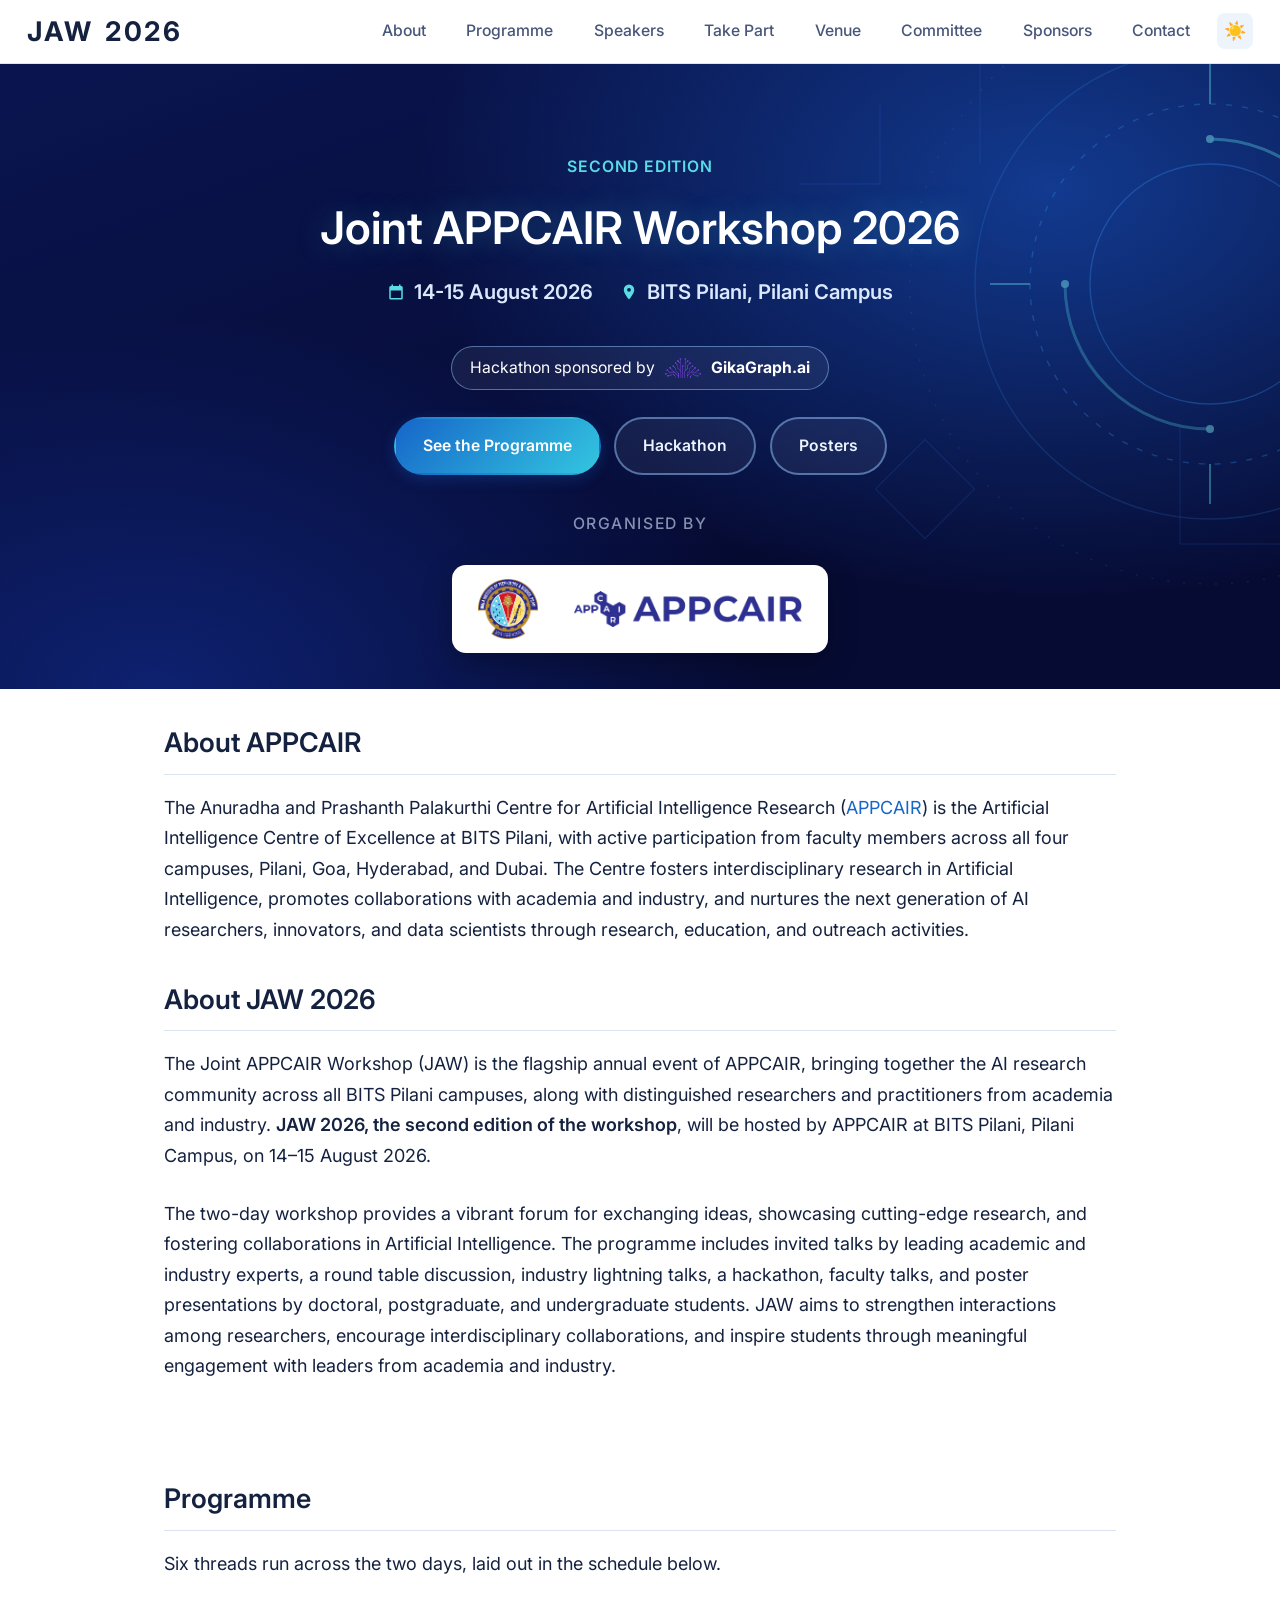
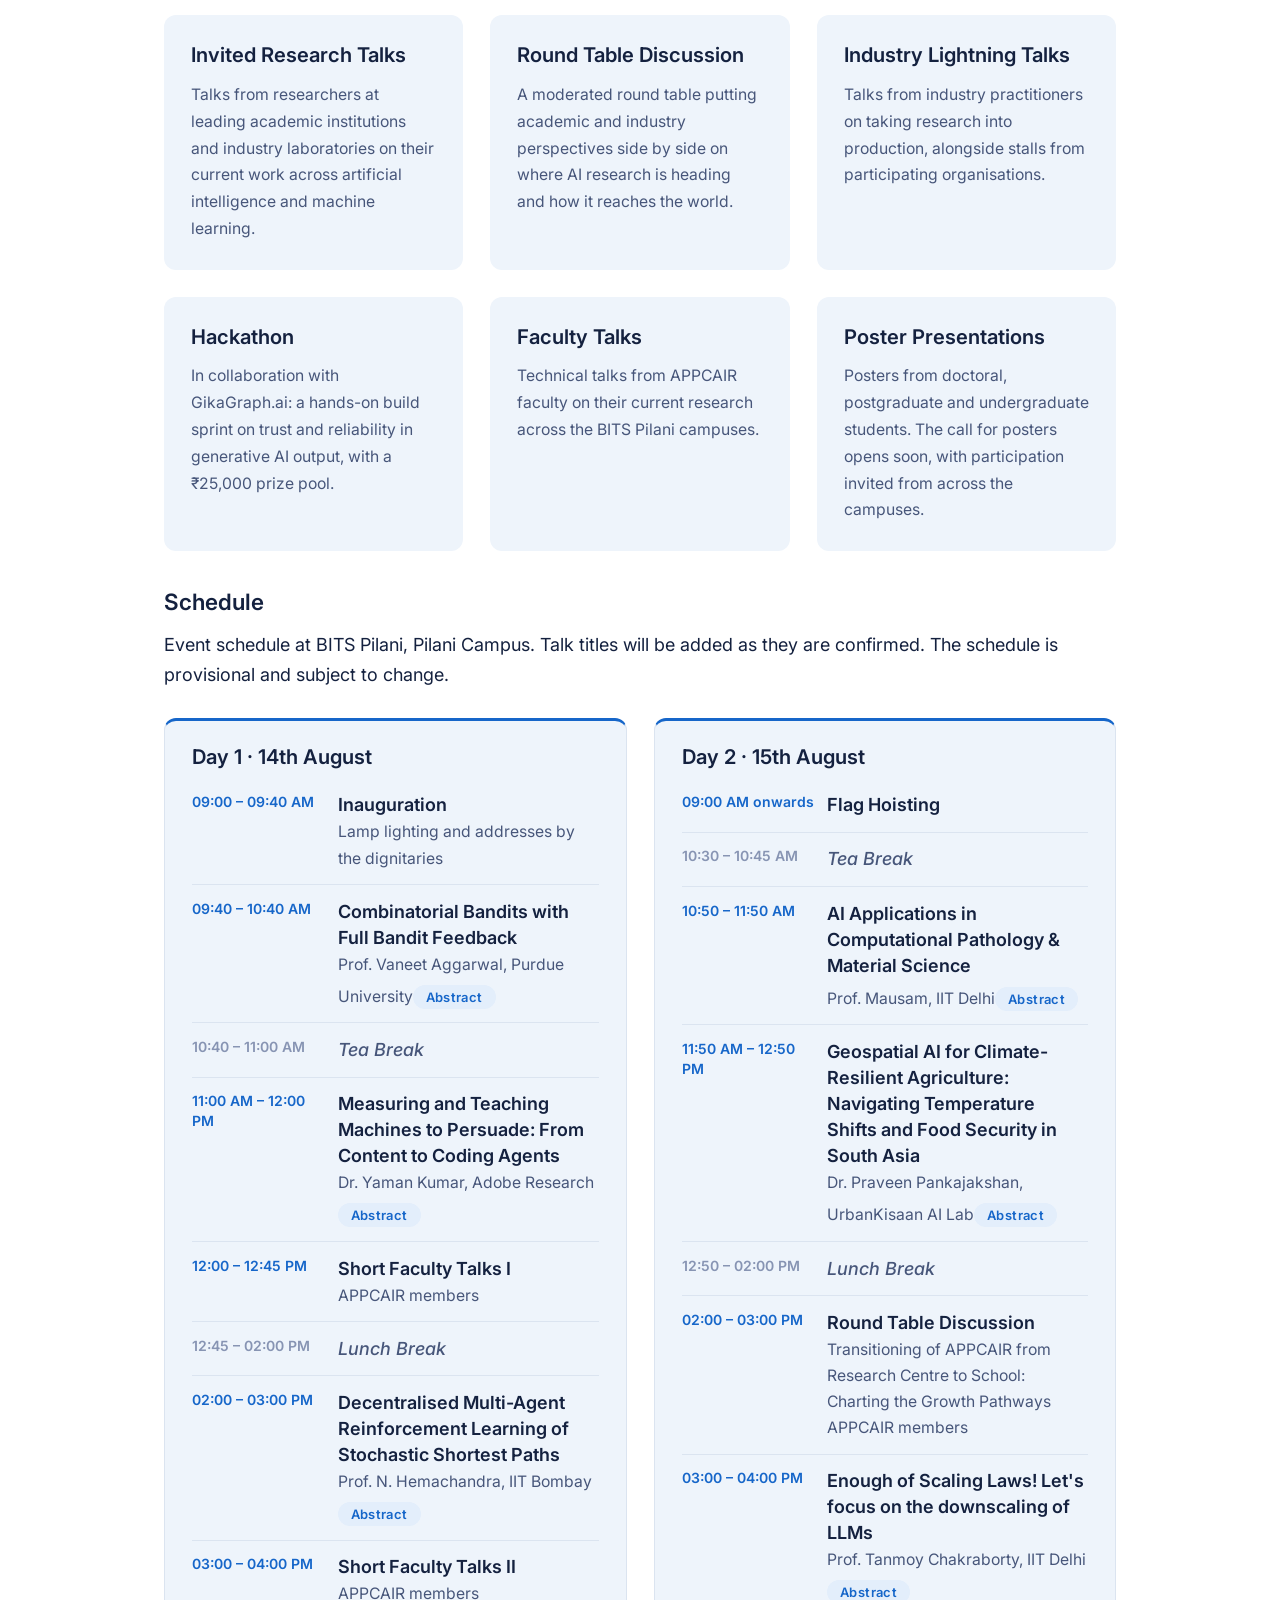
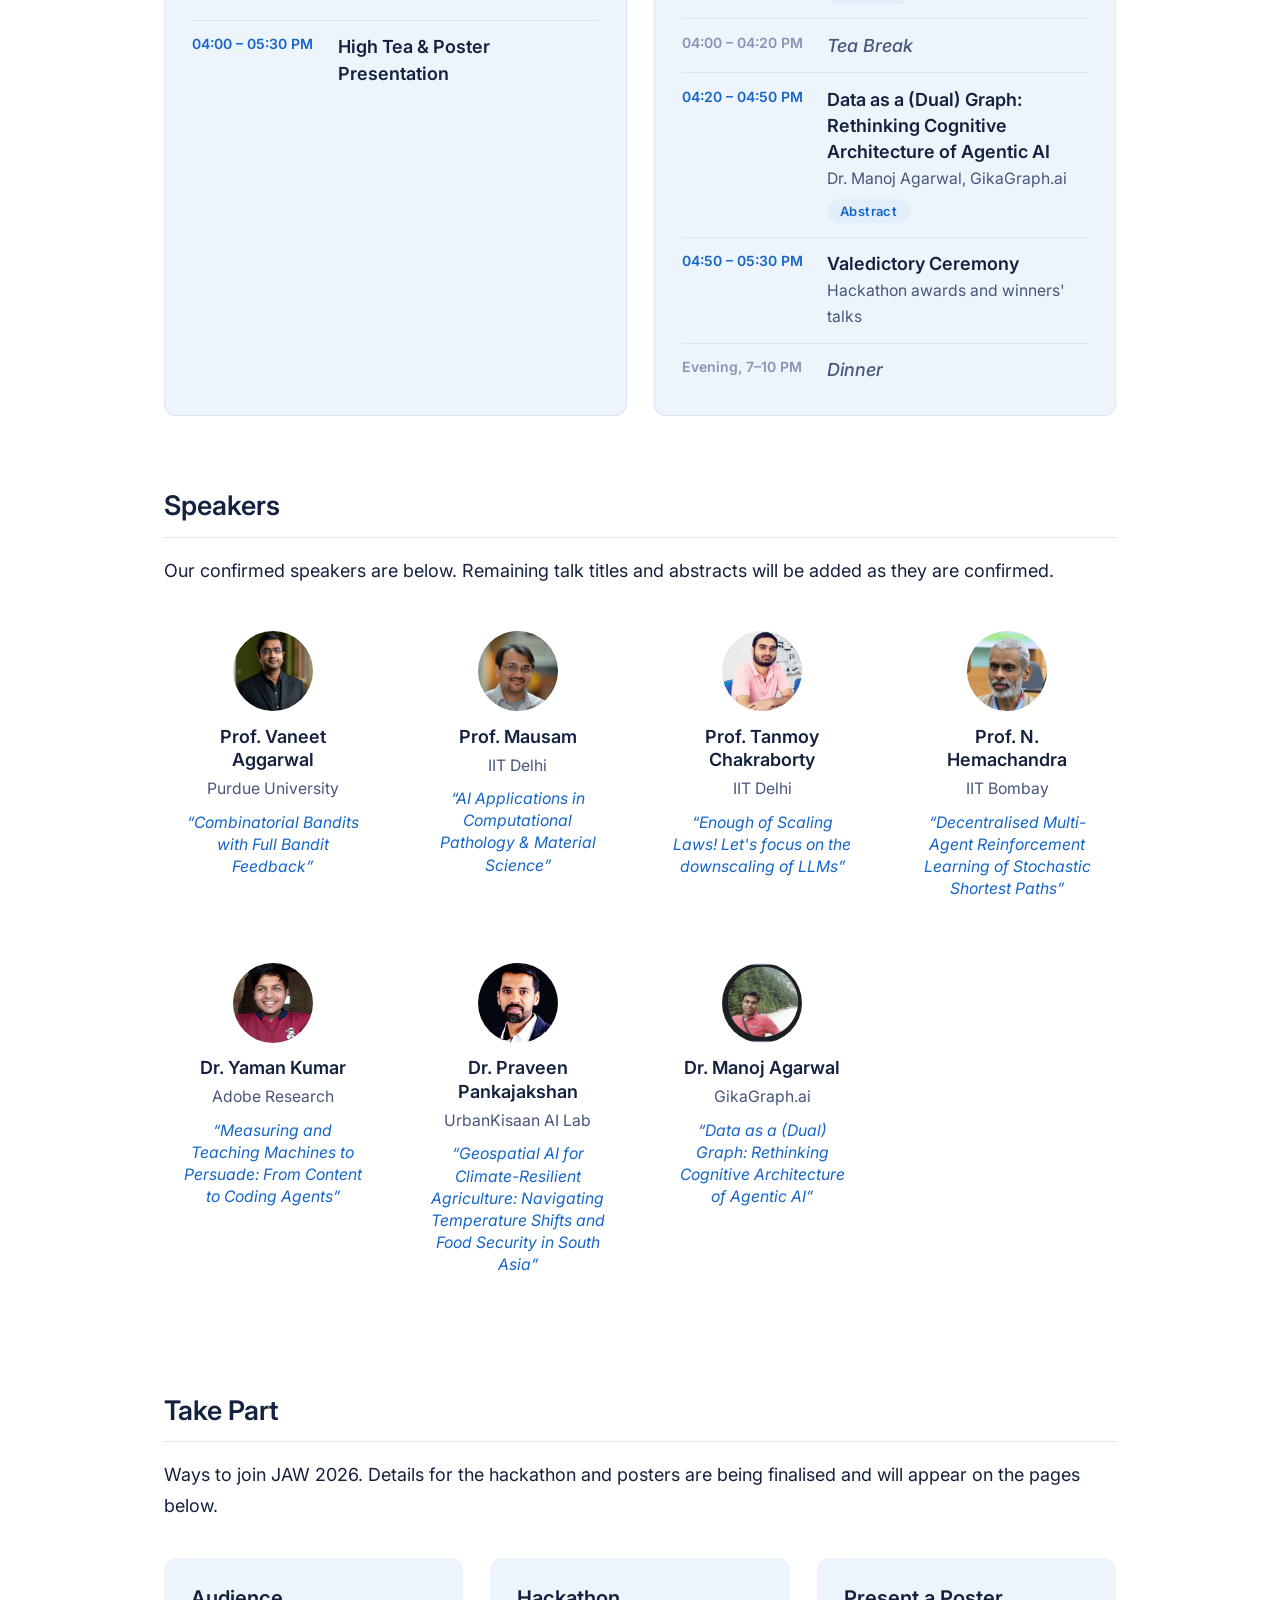
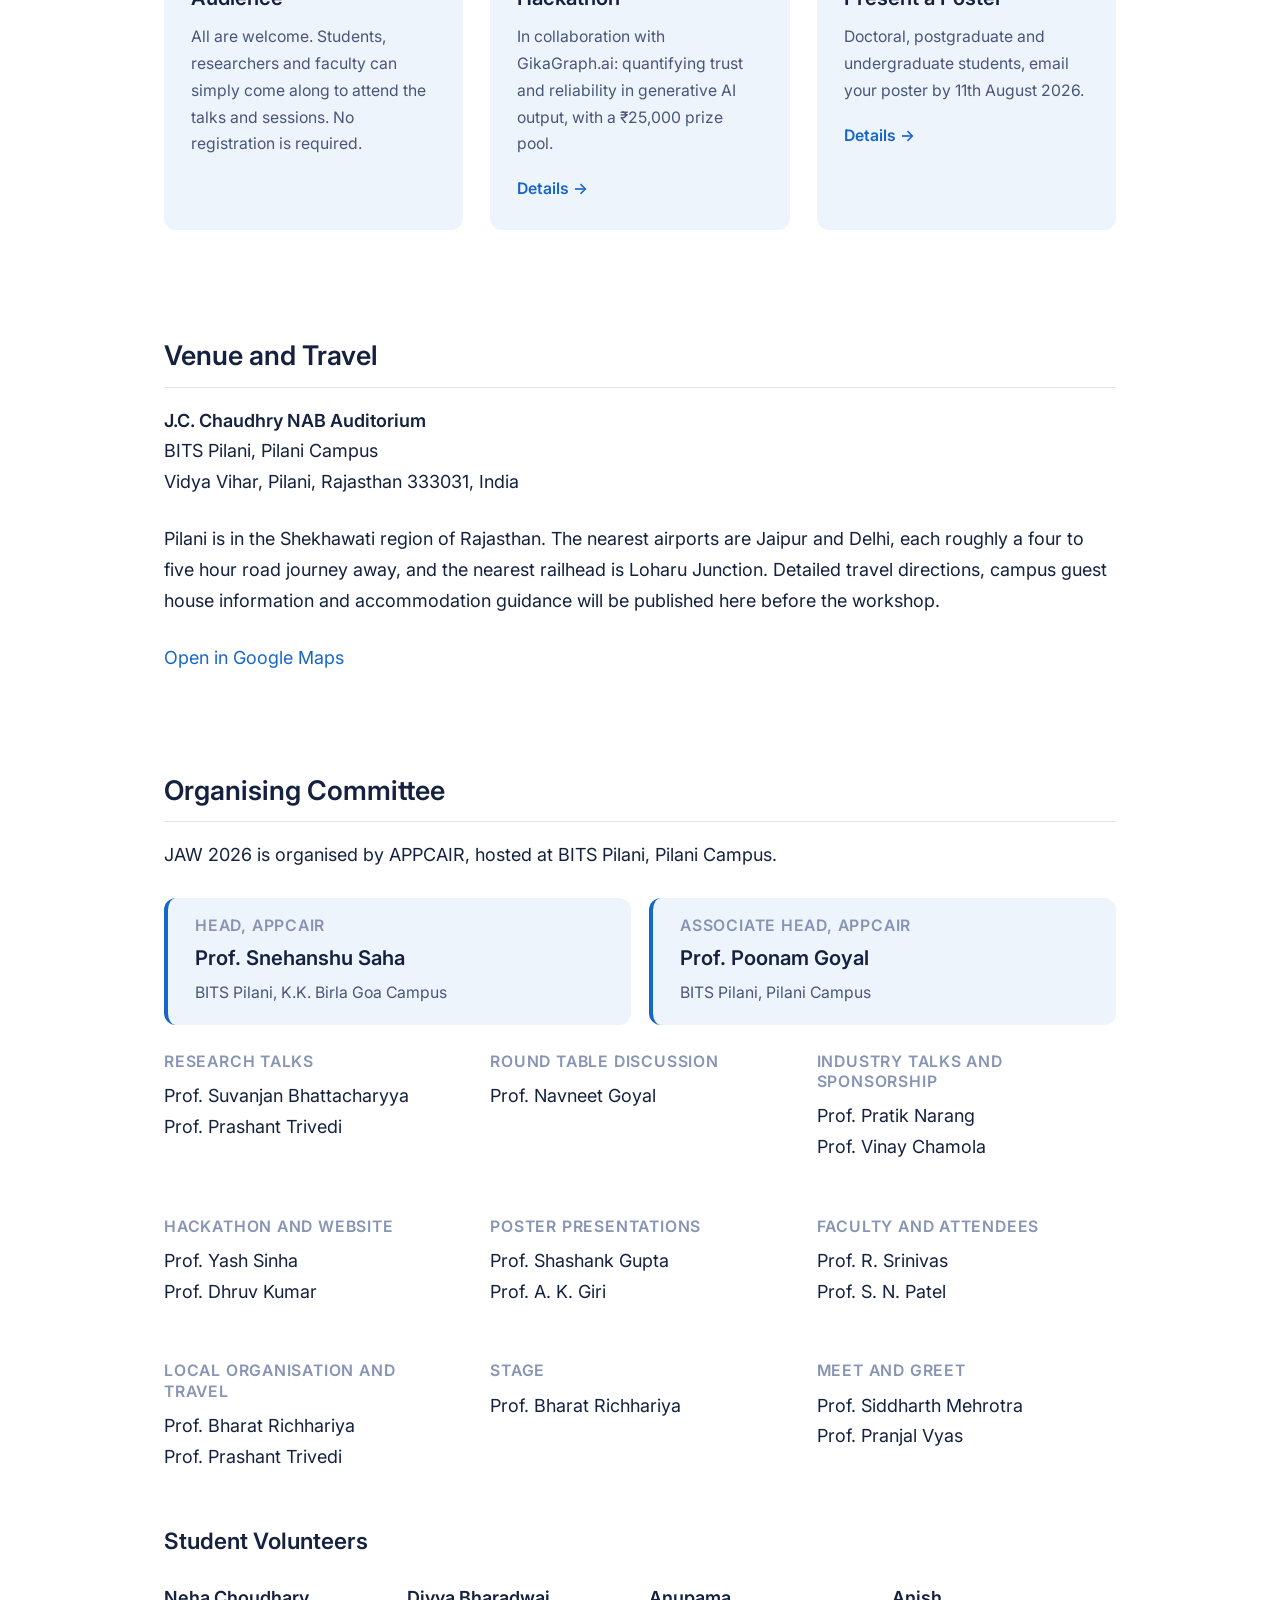
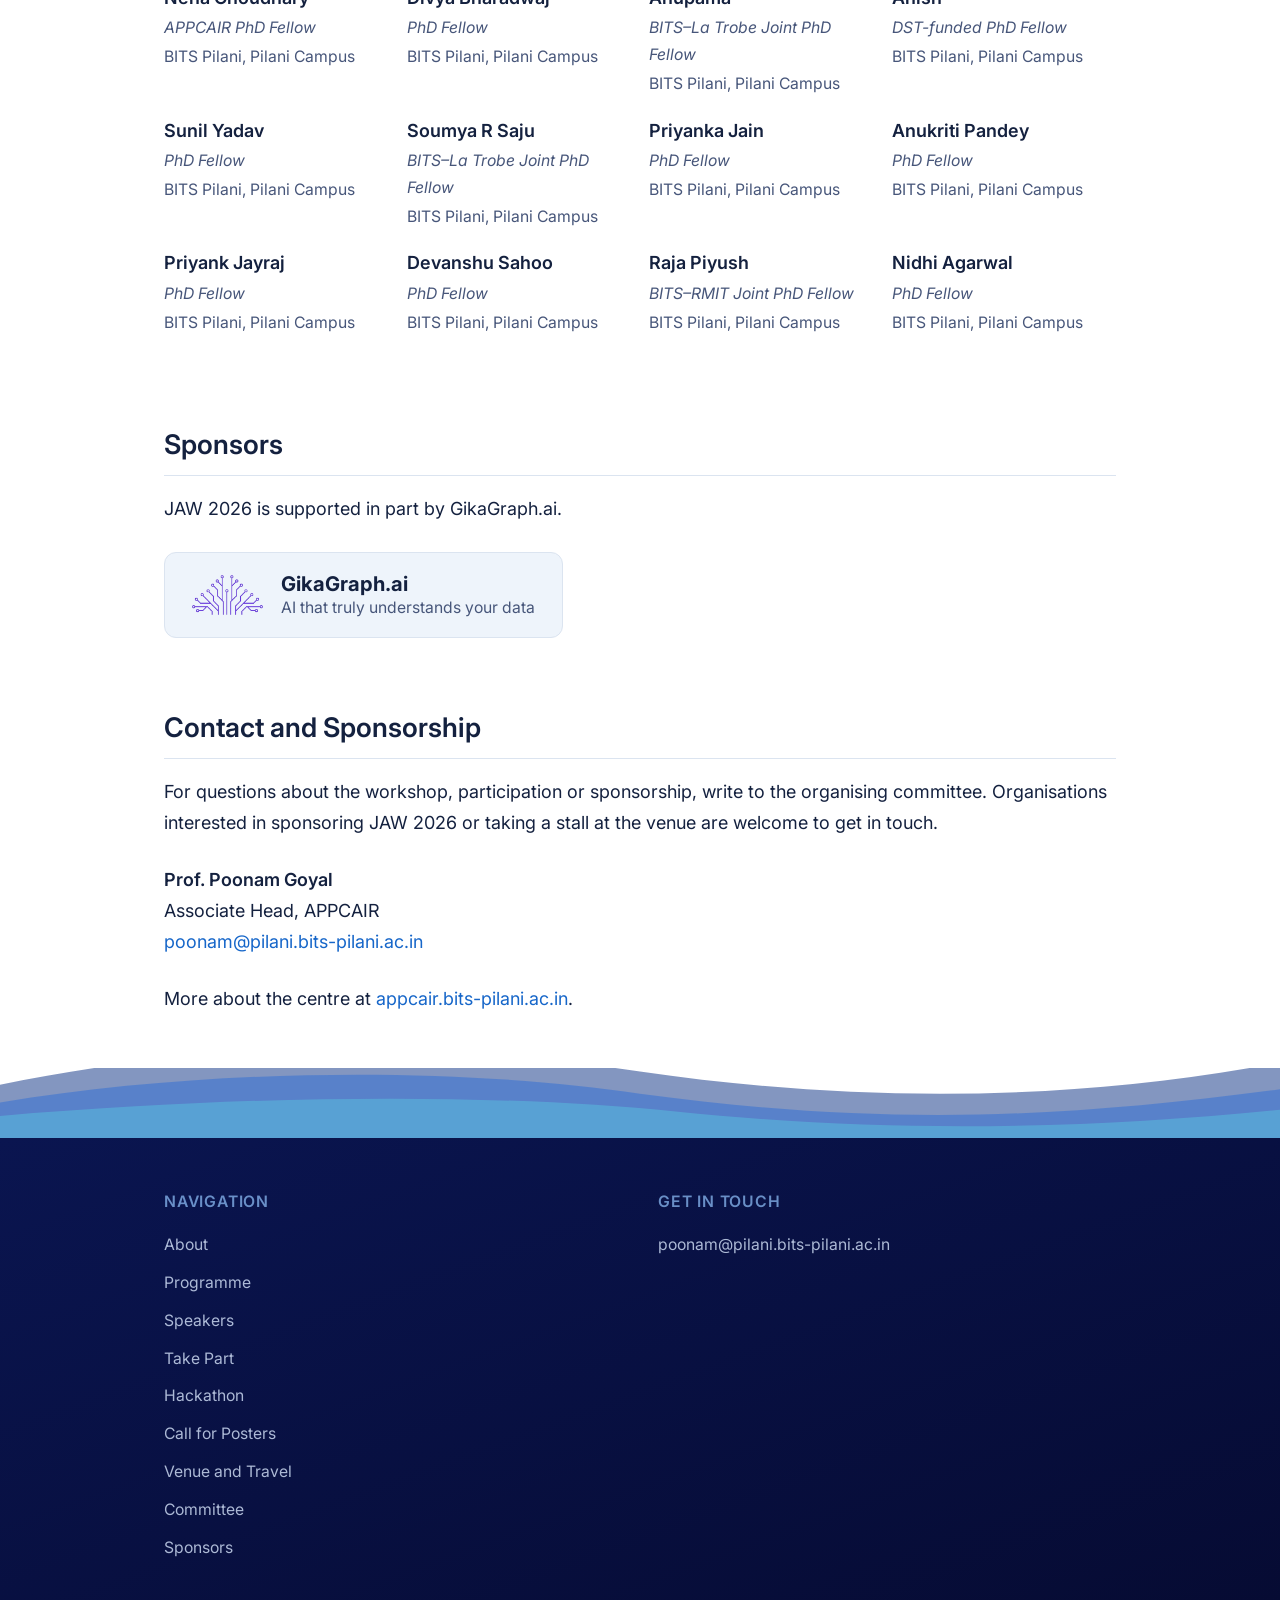
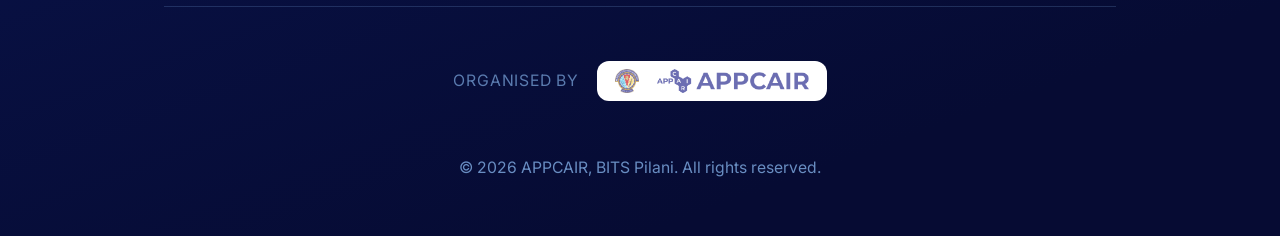
<file: index.html>
<!DOCTYPE html>
<html lang="en" data-theme="light">
<head>
    <meta charset="UTF-8">
    <meta name="viewport" content="width=device-width, initial-scale=1.0">
    <link rel="icon" href="assets/favicon.svg" type="image/svg+xml">
    <title>JAW 2026 | Joint APPCAIR Workshop | 14-15 August 2026</title>
    <meta name="description" content="The second edition of the Joint APPCAIR Workshop (JAW), hosted by APPCAIR at BITS Pilani, Pilani Campus on 14-15 August 2026. Invited talks, industry lightning talks, a round table discussion, a hackathon, faculty talks, and student poster presentations.">

    <!-- Open Graph -->
    <meta property="og:title" content="JAW 2026 | Joint APPCAIR Workshop">
    <meta property="og:description" content="Second edition. 14-15 August 2026, BITS Pilani, Pilani Campus, Rajasthan.">
    <meta property="og:type" content="website">
    <meta property="og:url" content="https://appcair-jaw-2026.github.io/">

    <!-- Fonts - Inter (standard academic) -->
    <link rel="preconnect" href="https://fonts.googleapis.com">
    <link rel="preconnect" href="https://fonts.gstatic.com" crossorigin>
    <link href="https://fonts.googleapis.com/css2?family=Inter:wght@400;500;600;700&display=swap" rel="stylesheet">

    <link rel="stylesheet" href="styles.css">
</head>
<body>
    <!-- Site Header -->
    <header class="site-header">
        <div class="header-left">
            <a href="index.html" class="header-logo"><span>JAW</span><span>2026</span></a>
        </div>
        <div class="header-right">
            <a href="#about" class="header-link">About</a>
            <a href="#programme" class="header-link">Programme</a>
            <a href="#speakers" class="header-link">Speakers</a>
            <a href="#participate" class="header-link">Take Part</a>
            <a href="#venue" class="header-link">Venue</a>
            <a href="#committee" class="header-link">Committee</a>
            <a href="#sponsors" class="header-link">Sponsors</a>
            <a href="#contact" class="header-link">Contact</a>
            <button class="nav-toggle" id="navToggle" aria-label="Toggle menu">
                <span></span>
                <span></span>
                <span></span>
            </button>
            <button id="theme-toggle" aria-label="Toggle dark mode">
                <span class="sun-icon">☀️</span>
                <span class="moon-icon">🌙</span>
            </button>
        </div>
    </header>

    <!-- Mobile Menu -->
    <nav class="mobile-menu" id="mobileMenu">
        <a href="#about">About</a>
        <a href="#programme">Programme</a>
        <a href="#speakers">Speakers</a>
        <a href="#participate">Take Part</a>
        <a href="#venue">Venue</a>
        <a href="#committee">Committee</a>
        <a href="#sponsors">Sponsors</a>
        <a href="#contact">Contact</a>
    </nav>

    <main>
        <!-- Hero Section -->
        <section class="hero">
            <div class="hero__content">
                <p class="eyebrow">Second Edition</p>
                <h1 class="hero__title">Joint APPCAIR Workshop 2026</h1>

                <div class="hero__facts">
                    <span>
                        <svg viewBox="0 0 24 24" fill="currentColor"><path d="M19 4h-1V2h-2v2H8V2H6v2H5a2 2 0 0 0-2 2v14a2 2 0 0 0 2 2h14a2 2 0 0 0 2-2V6a2 2 0 0 0-2-2zm0 16H5V10h14v10z"/></svg>
                        14-15 August 2026
                    </span>
                    <span>
                        <svg viewBox="0 0 24 24" fill="currentColor"><path d="M12 2a7 7 0 0 0-7 7c0 5.25 7 13 7 13s7-7.75 7-13a7 7 0 0 0-7-7zm0 9.5A2.5 2.5 0 1 1 12 6.5a2.5 2.5 0 0 1 0 5z"/></svg>
                        BITS Pilani, Pilani Campus
                    </span>
                </div>

                <a class="hero__sponsor" href="https://www.gikagraph.ai/" target="_blank" rel="noopener">
                    <span class="lbl">Hackathon sponsored by</span>
                    <img src="assets/logos/gikagraph-mark.png" alt="">
                    <strong>GikaGraph.ai</strong>
                </a>

                <div class="hero__cta">
                    <a href="#programme" class="btn btn--primary">See the Programme</a>
                    <a href="hackathon.html" class="btn btn--secondary">Hackathon</a>
                    <a href="posters.html" class="btn btn--secondary">Posters</a>
                </div>

                <div class="supported-by">
                    <p class="supported-by__label">Organised by</p>
                    <div class="supported-by__logos">
                        <img src="assets/logos/bits-pilani.png" alt="BITS Pilani" class="logo--circular">
                        <a href="https://www.appcair.bits-pilani.ac.in/" target="_blank" rel="noopener" aria-label="APPCAIR website"><img src="assets/logos/appcair-lockup.png" alt="APPCAIR" class="logo--appcair"></a>
                    </div>
                </div>
            </div>
        </section>

        <!-- About Section -->
        <section id="about" class="content-section">
            <h2>About APPCAIR</h2>
            <p>
                The Anuradha and Prashanth Palakurthi Centre for Artificial Intelligence Research
                (<a href="https://www.appcair.bits-pilani.ac.in/" target="_blank" rel="noopener">APPCAIR</a>)
                is the Artificial Intelligence Centre of Excellence at BITS Pilani, with active participation
                from faculty members across all four campuses, Pilani, Goa, Hyderabad, and Dubai. The Centre
                fosters interdisciplinary research in Artificial Intelligence, promotes collaborations with
                academia and industry, and nurtures the next generation of AI researchers, innovators, and
                data scientists through research, education, and outreach activities.
            </p>

            <h2>About JAW 2026</h2>
            <p>
                The Joint APPCAIR Workshop (JAW) is the flagship annual event of APPCAIR, bringing together
                the AI research community across all BITS Pilani campuses, along with distinguished
                researchers and practitioners from academia and industry. <strong>JAW 2026, the second
                edition of the workshop</strong>, will be hosted by APPCAIR at BITS Pilani, Pilani Campus,
                on 14&ndash;15 August 2026.
            </p>
            <p>
                The two-day workshop provides a vibrant forum for exchanging ideas, showcasing cutting-edge
                research, and fostering collaborations in Artificial Intelligence. The programme includes
                invited talks by leading academic and industry experts, a round table discussion, industry
                lightning talks, a hackathon, faculty talks, and poster presentations by doctoral,
                postgraduate, and undergraduate students. JAW aims to strengthen interactions among
                researchers, encourage interdisciplinary collaborations, and inspire students through
                meaningful engagement with leaders from academia and industry.
            </p>
        </section>

        <!-- Programme Section -->
        <section id="programme" class="content-section">
            <h2>Programme</h2>
            <p>
                Six threads run across the two days, laid out in the schedule below.
            </p>

            <div class="cards-grid">
                <div class="card">
                    <h3>Invited Research Talks</h3>
                    <p>Talks from researchers at leading academic institutions and industry laboratories on
                       their current work across artificial intelligence and machine learning.</p>
                </div>
                <div class="card">
                    <h3>Round Table Discussion</h3>
                    <p>A moderated round table putting academic and industry perspectives side by side on where
                       AI research is heading and how it reaches the world.</p>
                </div>
                <div class="card">
                    <h3>Industry Lightning Talks</h3>
                    <p>Talks from industry practitioners on taking research into production, alongside
                       stalls from participating organisations.</p>
                </div>
                <div class="card">
                    <h3>Hackathon</h3>
                    <p>In collaboration with GikaGraph.ai: a hands-on build sprint on trust and reliability in
                       generative AI output, with a &#8377;25,000 prize pool.</p>
                </div>
                <div class="card">
                    <h3>Faculty Talks</h3>
                    <p>Technical talks from APPCAIR faculty on their current research across the BITS Pilani
                       campuses.</p>
                </div>
                <div class="card">
                    <h3>Poster Presentations</h3>
                    <p>Posters from doctoral, postgraduate and undergraduate students. The call for posters
                       opens soon, with participation invited from across the campuses.</p>
                </div>
            </div>

            <h3>Schedule</h3>
            <p>
                Event schedule at BITS Pilani, Pilani Campus. Talk titles will be added as they are
                confirmed. The schedule is provisional and subject to change.
            </p>

            <div class="schedule">
                <div class="sched-day">
                    <h4 class="sched-day__title">Day 1 &middot; 14th August</h4>
                    <ul class="sched-list">
                        <li class="sched-row">
                            <span class="sched-time">09:00 &ndash; 09:40 AM</span>
                            <span class="sched-sess"><strong>Inauguration</strong>
                                <span class="sched-meta">Lamp lighting and addresses by the dignitaries</span></span>
                        </li>
                        <li class="sched-row">
                            <span class="sched-time">09:40 &ndash; 10:40 AM</span>
                            <span class="sched-sess"><strong>Combinatorial Bandits with Full Bandit Feedback</strong>
                                <span class="sched-meta">Prof. Vaneet Aggarwal, Purdue University</span><button type="button" class="abstract-btn">Abstract</button><div class="abs-data" hidden><p>In this presentation, we will delve into our recent breakthroughs in the realms of combinatorial optimization with bandit feedback. For sequential combinatorial decision-making, we introduce a versatile framework designed to transform discrete offline approximation algorithms into sublinear α-regret methods that exclusively rely on bandit feedback. Remarkably, this framework demands no more than resilience to errors in function evaluation from the offline algorithms. Even more intriguingly, the adaptation process does not necessitate explicit knowledge of the inner workings of the offline approximation algorithm; it can be seamlessly utilized as a black-box subroutine. We have applied the framework to submodular optimization and some problems beyond submodular optimization. We will extend the approach to multiple agents, and generalize the algorithm where the offline algorithm do not have α approximation but α-ε approximation. We also address the issue of feedback delays, and fairness among arm selection in this context.</p></div></span>
                        </li>
                        <li class="sched-row sched-row--break">
                            <span class="sched-time">10:40 &ndash; 11:00 AM</span>
                            <span class="sched-sess"><strong>Tea Break</strong></span>
                        </li>
                        <li class="sched-row">
                            <span class="sched-time">11:00 AM &ndash; 12:00 PM</span>
                            <span class="sched-sess"><strong>Measuring and Teaching Machines to Persuade: From Content to Coding Agents</strong>
                                <span class="sched-meta">Dr. Yaman Kumar, Adobe Research</span><button type="button" class="abstract-btn">Abstract</button><div class="abs-data" hidden><p>In 1978, a Harvard study found that adding almost any reason to a request — even a circular one like "may I use the Xerox machine because I need to make copies?" — raised compliance from 60% to 93%. That's persuasion at the level of a single sentence: change the wording, change the outcome, everything else held fixed. Machines can now do this too, and increasingly on their own. By 2026, autonomous AI agents on platforms like RentAHuman were posting bounties to recruit humans directly into coordinated real-world action — paying strangers to hold protest signs in public squares, blurring the line between advertising, astroturfing, and organized political demonstration. No single message was written to persuade any one person; the persuasion happened one level up, in the incentive structure an agent designed to mobilize dozens of people toward a goal it set for itself.</p><p>Between those two examples sits the real question of this talk: how do we even measure whether a machine is persuasive, and how has that changed as LLMs went from generating single messages to running autonomous discovery pipelines that organize incentives and people? I'll walk through transsuasion — a task we introduced for measuring persuasion at scale using natural experiments from digital platforms, transferring content from a low-engagement outcome to a high-engagement one while holding sender, receiver, time, and channel fixed — and show how this gives us PersuasionBench and PersuasionArena, automated benchmarks built on 1.5 million real transsuasion pairs mined from enterprise social media. I'll then cover how persuasiveness is actually increased in practice: not primarily through scale, but through targeted supervised fine-tuning on natural and synthetic behavioral data, which lets models 13–100x smaller outperform GPT-4 on persuasion and transfer that skill across domains (Twitter to websites, debates, and blogs).</p><p>From there the talk turns to agentic persuasion, and why it's a different capability from LLM persuasion: an agent doesn't just write a persuasive message, it autonomously mines behavioral data, generates and statistically tests hypotheses, and accumulates validated strategies — closer to how a Fortune-1000 marketing team runs a year of A/B tests than how a chatbot answers a prompt. I'll give real examples of this shift already happening, and close on why it changes what needs to be governed: today's safety evaluations for coding agents cover refusal and prompt injection, but not persuasion, even as these agents become capable of independently rediscovering — and deploying — the playbooks companies spend years building.</p></div></span>
                        </li>
                        <li class="sched-row">
                            <span class="sched-time">12:00 &ndash; 12:45 PM</span>
                            <span class="sched-sess"><strong>Short Faculty Talks I</strong>
                                <span class="sched-meta">APPCAIR members</span></span>
                        </li>
                        <li class="sched-row sched-row--break">
                            <span class="sched-time">12:45 &ndash; 02:00 PM</span>
                            <span class="sched-sess"><strong>Lunch Break</strong></span>
                        </li>
                        <li class="sched-row">
                            <span class="sched-time">02:00 &ndash; 03:00 PM</span>
                            <span class="sched-sess"><strong>Decentralised Multi-Agent Reinforcement Learning of Stochastic Shortest Paths</strong>
                                <span class="sched-meta">Prof. N. Hemachandra, IIT Bombay</span><button type="button" class="abstract-btn">Abstract</button><div class="abs-data" hidden><p>While shortest path models, where an agent incurs uncertain costs and movements over a network, are well understood (dynamic programming), their data driven (learning) versions are much recent. However, rarely a single agent uses a network of edges/links. When a group of agents are using a network,  congestion naturally arises. We first propose a model to factor this congestion for such a multi-agent system. In our setup, the cost of an agent has two components; in addition to the congestion cost, each agent also has a cost component that is private to it, say, its fuel efficiency cost. For such a multi-agent stochastic shortest path setting, we first propose a decentralised multi-agent reinforcement learning algorithm to minimize the aggregate of the agents' costs. Our framework uses linear function approximations to address large scale state-action spaces and has sublinear regret. We next present an  order matching regret lower bound for our setting. We also mention some further possibilities in this framework.</p></div></span>
                        </li>
                        <li class="sched-row">
                            <span class="sched-time">03:00 &ndash; 04:00 PM</span>
                            <span class="sched-sess"><strong>Short Faculty Talks II</strong>
                                <span class="sched-meta">APPCAIR members</span></span>
                        </li>
                        <li class="sched-row">
                            <span class="sched-time">04:00 &ndash; 05:30 PM</span>
                            <span class="sched-sess"><strong>High Tea &amp; Poster Presentation</strong></span>
                        </li>
                    </ul>
                </div>

                <div class="sched-day">
                    <h4 class="sched-day__title">Day 2 &middot; 15th August</h4>
                    <ul class="sched-list">
                        <li class="sched-row">
                            <span class="sched-time">09:00 AM onwards</span>
                            <span class="sched-sess"><strong>Flag Hoisting</strong></span>
                        </li>
                        <li class="sched-row sched-row--break">
                            <span class="sched-time">10:30 &ndash; 10:45 AM</span>
                            <span class="sched-sess"><strong>Tea Break</strong></span>
                        </li>
                        <li class="sched-row">
                            <span class="sched-time">10:50 &ndash; 11:50 AM</span>
                            <span class="sched-sess"><strong>AI Applications in Computational Pathology &amp; Material Science</strong>
                                <span class="sched-meta">Prof. Mausam, IIT Delhi</span><button type="button" class="abstract-btn">Abstract</button><div class="abs-data" hidden><p>Mausam is a Professor of Computer Science at IIT Delhi, and served as the founding head of Yardi School of Artificial Intelligence until September 2023. He is also an affiliate professor at University of Washington, Seattle. Recently, he spent a year long sabbatical working as a Visiting NLP Researcher at Bloomberg's AI group. With an over twenty year research experience in artificial intelligence, he has, over time, contributed to many research areas such as large scale information extraction over the Web, AI approaches for optimizing crowdsourced workflows, and probabilistic planning algorithms. More recently, his research is exploring neuro-symbolic machine learning, computer vision for radiology, NLP for robotics, multilingual NLP, and several threads in intelligent information systems that include information extraction, knowledge base completion, question answering, and dialogue systems. He has over 100 archival papers to his credit, along with a book, two best paper awards, and one test of time award. Mausam was awarded the AAAI Fellow status in 2024 for his sustained contributions to the field of artificial intelligence and unusual distinction in the profession. He was also elected as a fellow of Indian National Academy of Engineering (INAE), an apex body for India's most distinguished engineers, engineer-scientists and technologists. He was named as one of the 30 Indian Minds Leading the AI Revolution by Forbes India. He has had the privilege of being a program chair for two top conferences, AAAI 2021, and ICAPS 2017, and also served as an Editor-in-Chief of ACL Rolling Review from 2022 to 2024. He received his PhD from University of Washington in 2007 and a B.Tech. from IIT Delhi in 2001.</p></div></span>
                        </li>
                        <li class="sched-row">
                            <span class="sched-time">11:50 AM &ndash; 12:50 PM</span>
                            <span class="sched-sess"><strong>Geospatial AI for Climate-Resilient Agriculture: Navigating Temperature Shifts and Food Security in South Asia</strong>
                                <span class="sched-meta">Dr. Praveen Pankajakshan, UrbanKisaan AI Lab</span><button type="button" class="abstract-btn">Abstract</button><div class="abs-data" hidden><p>South Asia has experienced relatively lower temperature increases compared to the Global North, a phenomenon largely attributed to extensive irrigation and groundwater use, which cool surface temperatures, and high atmospheric aerosol concentrations that reflect solar radiation or trap heat in the upper atmosphere. However, as measures are implemented to regulate these factors, the region may face abrupt temperature shifts and extreme weather events, posing significant challenges to sustainable food production.</p><p>To safeguard farmers against future climatic shocks, it is crucial to develop robust methodologies and policies that support climate resilience. Geospatial AI offers a powerful tool to monitor large-scale agricultural activity, assess climate impacts on crops, and provide actionable insights for policymakers. This talk will explore how AI-powered geospatial technologies—integrating remote sensing, machine learning, and big data analytics—can enhance food security monitoring, track shifts in farmer behavior, and inform adaptive agricultural strategies. We will also examine the role of these technologies in guiding data-driven policy interventions to improve resource allocation, optimize yield forecasting, and strengthen early warning systems.</p><p>Through real-world case studies, we will highlight the transformative potential of geospatial AI in addressing emerging climate challenges. Finally, we will discuss the ethical, infrastructural, and governance considerations necessary to implement these innovations effectively and propose pathways for inclusive, scalable, and region-specific solutions to ensure long-term food security in a rapidly changing climate.</p></div></span>
                        </li>
                        <li class="sched-row sched-row--break">
                            <span class="sched-time">12:50 &ndash; 02:00 PM</span>
                            <span class="sched-sess"><strong>Lunch Break</strong></span>
                        </li>
                        <li class="sched-row">
                            <span class="sched-time">02:00 &ndash; 03:00 PM</span>
                            <span class="sched-sess"><strong>Round Table Discussion</strong>
                                <span class="sched-meta">Transitioning of APPCAIR from Research Centre to School: Charting the Growth Pathways<br>APPCAIR members</span></span>
                        </li>
                        <li class="sched-row">
                            <span class="sched-time">03:00 &ndash; 04:00 PM</span>
                            <span class="sched-sess"><strong>Enough of Scaling Laws! Let's focus on the downscaling of LLMs</strong>
                                <span class="sched-meta">Prof. Tanmoy Chakraborty, IIT Delhi</span><button type="button" class="abstract-btn">Abstract</button><div class="abs-data" hidden><p>Despite superior performance demonstrated by Transformer-based LLMs across numerous applications involving natural languages, their high computational cost, energy consumption, and limited accessibility underscore the need for efficient, interpretable, and adaptable small language models (SLMs). This talk highlights methods to develop economical and interpretable SLMs that rival their larger counterparts in performance without significant computational requirements. Our research emphasizes three key dimensions: economical resource usage, adaptability to diverse and low-resource tasks, and enhanced interpretability. Techniques like competitive knowledge distillation, leveraging student-teacher dynamics, and activation sparsity in manifold-preserving transformers demonstrate significant efficiency gains without compromising performance. We formulate novel decomposer components for LLMs for modularizing problem decomposition and solution generation, allowing smaller models to excel in complex reasoning tasks. We also propose innovative prompt construction and alignment strategies that boost in-context knowledge adaptation in low-resource settings for SLMs. Our findings demonstrate that SLMs can achieve scalability, interpretability, and adaptability, paving the way for broader and sustainable AI accessibility.</p></div></span>
                        </li>
                        <li class="sched-row sched-row--break">
                            <span class="sched-time">04:00 &ndash; 04:20 PM</span>
                            <span class="sched-sess"><strong>Tea Break</strong></span>
                        </li>
                        <li class="sched-row">
                            <span class="sched-time">04:20 &ndash; 04:50 PM</span>
                            <span class="sched-sess"><strong>Data as a (Dual) Graph: Rethinking Cognitive Architecture of Agentic AI</strong>
                                <span class="sched-meta">Dr. Manoj Agarwal, GikaGraph.ai</span><button type="button" class="abstract-btn">Abstract</button><div class="abs-data" hidden><p>While ubiquitous Large Language Model (LLM) agent architectures excel at execution-oriented ("DO") tasks and superficial pattern matching, enterprise adoption stalls when confronted with complex, multi-hop strategic reasoning across fragmented data systems. Standard Retrieval-Augmented Generation (RAG) paradigms attempt to bridge this gap by expanding context windows or flooding models with unstructured text chunks. However, this approach inherently suffers from the attention dilution ("Lost in the Middle") phenomenon, high retrieval miss rates, and an inability to enforce deterministic logic.</p><p>In this talk, we present a holistic framework for enterprise-grade machine intelligence that re-examines the computational definition of reasoning across four structural quadrants: Objective vs. Subjective thinking, and Deterministic Facts vs. Experiential Knowledge. While LLMs inherently excel at probabilistic pattern mining and offer passable inductive inference, they fail at distributed first-order logic and cannot substitute human subjective judgment.</p><p>To resolve this bottleneck without overloading context windows, we introduce Dual Graph Traversal - a context engineering framework that transforms heterogeneous enterprise artifacts into a living, entity-aware Context Graph. The Dual Graph deterministically pre-computes and injects explicit relational topology alongside semantic nodes within a multi-dimensional Context Graph. This effectively decouples effective reasoning capacity from physical prompt limits, granting models practically "infinite context" while considerably limiting hallucinations. Empirical evaluations demonstrate that our architecture achieves a 97.1% Context Recall @ 10 and slashes retrieval Miss Rates to 3.0% (compared to GraphRAG’s 41.3%), establishing a new benchmark for trustworthy, multi-hop strategic AI in complex enterprise environments.</p></div></span>
                        </li>
                        <li class="sched-row">
                            <span class="sched-time">04:50 &ndash; 05:30 PM</span>
                            <span class="sched-sess"><strong>Valedictory Ceremony</strong>
                                <span class="sched-meta">Hackathon awards and winners' talks</span></span>
                        </li>
                        <li class="sched-row sched-row--break">
                            <span class="sched-time">Evening, 7&ndash;10 PM</span>
                            <span class="sched-sess"><strong>Dinner</strong></span>
                        </li>
                    </ul>
                </div>
            </div>
        </section>

        <!-- Speakers Section -->
        <section id="speakers" class="content-section">
            <h2>Speakers</h2>
            <p>
                Our confirmed speakers are below. Remaining talk titles and abstracts will be added as they
                are confirmed.
            </p>

            <!-- Speaker photos live in assets/speakers/ as square images. -->

            <div class="team-grid">
                <div class="team-member">
                    <div class="team-member__image">
                        <img src="assets/speakers/vaneet_aggarwal.jpg" alt="Prof. Vaneet Aggarwal">
                    </div>
                    <h4><a href="https://web.ics.purdue.edu/~vaneet/" target="_blank" rel="noopener">Prof. Vaneet Aggarwal</a></h4>
                    <p class="team-member__institution">Purdue University</p>
                    <p class="team-member__talk">&ldquo;Combinatorial Bandits with Full Bandit Feedback&rdquo;</p>
                </div>

                <div class="team-member">
                    <div class="team-member__image">
                        <img src="assets/speakers/mausam.jpg" alt="Prof. Mausam">
                    </div>
                    <h4><a href="https://www.cse.iitd.ac.in/~mausam/" target="_blank" rel="noopener">Prof. Mausam</a></h4>
                    <p class="team-member__institution">IIT Delhi</p>
                    <p class="team-member__talk">&ldquo;AI Applications in Computational Pathology &amp; Material Science&rdquo;</p>
                </div>

                <div class="team-member">
                    <div class="team-member__image">
                        <img src="assets/speakers/tanmoy_chakraborty.jpg" alt="Prof. Tanmoy Chakraborty">
                    </div>
                    <h4><a href="https://tanmoychak.com/" target="_blank" rel="noopener">Prof. Tanmoy Chakraborty</a></h4>
                    <p class="team-member__institution">IIT Delhi</p>
                    <p class="team-member__talk">&ldquo;Enough of Scaling Laws! Let's focus on the downscaling of LLMs&rdquo;</p>
                </div>

                <div class="team-member">
                    <div class="team-member__image">
                        <img src="assets/speakers/hemachandra.jpg" alt="Prof. N. Hemachandra">
                    </div>
                    <h4><a href="https://www.ieor.iitb.ac.in/~nh" target="_blank" rel="noopener">Prof. N. Hemachandra</a></h4>
                    <p class="team-member__institution">IIT Bombay</p>
                    <p class="team-member__talk">&ldquo;Decentralised Multi-Agent Reinforcement Learning of Stochastic Shortest Paths&rdquo;</p>
                </div>

                <div class="team-member">
                    <div class="team-member__image">
                        <img src="assets/speakers/yaman_kumar.jpg" alt="Dr. Yaman Kumar">
                    </div>
                    <h4><a href="https://sites.google.com/view/yaman-kumar/home" target="_blank" rel="noopener">Dr. Yaman Kumar</a></h4>
                    <p class="team-member__institution">Adobe Research</p>
                    <p class="team-member__talk">&ldquo;Measuring and Teaching Machines to Persuade: From Content to Coding Agents&rdquo;</p>
                </div>

                <div class="team-member">
                    <div class="team-member__image">
                        <img src="assets/speakers/pankajakshan.jpg" alt="Dr. Praveen Pankajakshan">
                    </div>
                    <h4><a href="https://www.linkedin.com/in/praveenpankaj/" target="_blank" rel="noopener">Dr. Praveen Pankajakshan</a></h4>
                    <p class="team-member__institution">UrbanKisaan AI Lab</p>
                    <p class="team-member__talk">&ldquo;Geospatial AI for Climate-Resilient Agriculture: Navigating Temperature Shifts and Food Security in South Asia&rdquo;</p>
                </div>

                <div class="team-member">
                    <div class="team-member__image">
                        <img src="assets/speakers/manoj_agarwal.jpg" alt="Dr. Manoj Agarwal">
                    </div>
                    <h4><a href="https://www.linkedin.com/in/manoj-agarwal-48b12a1/" target="_blank" rel="noopener">Dr. Manoj Agarwal</a></h4>
                    <p class="team-member__institution">GikaGraph.ai</p>
                    <p class="team-member__talk">&ldquo;Data as a (Dual) Graph: Rethinking Cognitive Architecture of Agentic AI&rdquo;</p>
                </div>
            </div>
        </section>

        <!-- Take Part Section -->
        <section id="participate" class="content-section">
            <h2>Take Part</h2>
            <p>
                Ways to join JAW 2026. Details for the hackathon and posters are being finalised and will
                appear on the pages below.
            </p>

            <div class="cards-grid">
                <div class="card">
                    <h3>Audience</h3>
                    <p>All are welcome. Students, researchers and faculty can simply come along to attend the
                       talks and sessions. No registration is required.</p>
                </div>

                <a href="hackathon.html" class="card card--link">
                    <h3>Hackathon</h3>
                    <p>In collaboration with GikaGraph.ai: quantifying trust and reliability in generative AI
                       output, with a &#8377;25,000 prize pool.</p>
                    <span class="card__meta">Details &rarr;</span>
                </a>

                <a href="posters.html" class="card card--link">
                    <h3>Present a Poster</h3>
                    <p>Doctoral, postgraduate and undergraduate students, email your poster by 11th August 2026.</p>
                    <span class="card__meta">Details &rarr;</span>
                </a>
            </div>
        </section>

        <!-- Venue Section -->
        <section id="venue" class="content-section">
            <h2>Venue and Travel</h2>
            <p>
                <strong>J.C. Chaudhry NAB Auditorium</strong><br>
                BITS Pilani, Pilani Campus<br>
                Vidya Vihar, Pilani, Rajasthan 333031, India
            </p>
            <p>
                Pilani is in the Shekhawati region of Rajasthan. The nearest airports are Jaipur and Delhi,
                each roughly a four to five hour road journey away, and the nearest railhead is Loharu
                Junction. Detailed travel directions, campus guest house information and accommodation
                guidance will be published here before the workshop.
            </p>
            <p>
                <a href="https://maps.google.com/?q=BITS+Pilani,+Vidya+Vihar,+Pilani,+Rajasthan+333031" target="_blank" rel="noopener">Open in Google Maps</a>
            </p>
        </section>

        <!-- Committee Section -->
        <section id="committee" class="content-section">
            <h2>Organising Committee</h2>
            <p>
                JAW 2026 is organised by APPCAIR, hosted at BITS Pilani, Pilani Campus.
            </p>

            <div class="committee-leads">
                <div class="committee-chair">
                    <h4>Head, APPCAIR</h4>
                    <p>Prof. Snehanshu Saha</p>
                    <span class="committee-chair__campus">BITS Pilani, K.K. Birla Goa Campus</span>
                </div>
                <div class="committee-chair">
                    <h4>Associate Head, APPCAIR</h4>
                    <p>Prof. Poonam Goyal</p>
                    <span class="committee-chair__campus">BITS Pilani, Pilani Campus</span>
                </div>
            </div>

            <div class="portfolio-grid">
                <div class="portfolio-group">
                    <h4>Research Talks</h4>
                    <p>Prof. Suvanjan Bhattacharyya<br>Prof. Prashant Trivedi</p>
                </div>
                <div class="portfolio-group">
                    <h4>Round Table Discussion</h4>
                    <p>Prof. Navneet Goyal</p>
                </div>
                <div class="portfolio-group">
                    <h4>Industry Talks and Sponsorship</h4>
                    <p>Prof. Pratik Narang<br>Prof. Vinay Chamola</p>
                </div>
                <div class="portfolio-group">
                    <h4>Hackathon and Website</h4>
                    <p>Prof. Yash Sinha<br>Prof. Dhruv Kumar</p>
                </div>
                <div class="portfolio-group">
                    <h4>Poster Presentations</h4>
                    <p>Prof. Shashank Gupta<br>Prof. A. K. Giri</p>
                </div>
                <div class="portfolio-group">
                    <h4>Faculty and Attendees</h4>
                    <p>Prof. R. Srinivas<br>Prof. S. N. Patel</p>
                </div>
                <div class="portfolio-group">
                    <h4>Local Organisation and Travel</h4>
                    <p>Prof. Bharat Richhariya<br>Prof. Prashant Trivedi</p>
                </div>
                <div class="portfolio-group">
                    <h4>Stage</h4>
                    <p>Prof. Bharat Richhariya</p>
                </div>
                <div class="portfolio-group">
                    <h4>Meet and Greet</h4>
                    <p>Prof. Siddharth Mehrotra<br>Prof. Pranjal Vyas</p>
                </div>
            </div>

            <h3>Student Volunteers</h3>

            <div class="team-list">
                <div class="team-list__item">
                    <span class="team-list__name">Neha Choudhary</span>
                    <span class="team-list__role">APPCAIR PhD Fellow</span>
                    <span class="team-list__institution">BITS Pilani, Pilani Campus</span>
                </div>
                <div class="team-list__item">
                    <span class="team-list__name">Divya Bharadwaj</span>
                    <span class="team-list__role">PhD Fellow</span>
                    <span class="team-list__institution">BITS Pilani, Pilani Campus</span>
                </div>
                <div class="team-list__item">
                    <span class="team-list__name">Anupama</span>
                    <span class="team-list__role">BITS&ndash;La Trobe Joint PhD Fellow</span>
                    <span class="team-list__institution">BITS Pilani, Pilani Campus</span>
                </div>
                <div class="team-list__item">
                    <span class="team-list__name">Anish</span>
                    <span class="team-list__role">DST-funded PhD Fellow</span>
                    <span class="team-list__institution">BITS Pilani, Pilani Campus</span>
                </div>
                <div class="team-list__item">
                    <span class="team-list__name">Sunil Yadav</span>
                    <span class="team-list__role">PhD Fellow</span>
                    <span class="team-list__institution">BITS Pilani, Pilani Campus</span>
                </div>
                <div class="team-list__item">
                    <span class="team-list__name">Soumya R Saju</span>
                    <span class="team-list__role">BITS&ndash;La Trobe Joint PhD Fellow</span>
                    <span class="team-list__institution">BITS Pilani, Pilani Campus</span>
                </div>
                <div class="team-list__item">
                    <span class="team-list__name">Priyanka Jain</span>
                    <span class="team-list__role">PhD Fellow</span>
                    <span class="team-list__institution">BITS Pilani, Pilani Campus</span>
                </div>
                <div class="team-list__item">
                    <span class="team-list__name">Anukriti Pandey</span>
                    <span class="team-list__role">PhD Fellow</span>
                    <span class="team-list__institution">BITS Pilani, Pilani Campus</span>
                </div>
                <div class="team-list__item">
                    <span class="team-list__name">Priyank Jayraj</span>
                    <span class="team-list__role">PhD Fellow</span>
                    <span class="team-list__institution">BITS Pilani, Pilani Campus</span>
                </div>
                <div class="team-list__item">
                    <span class="team-list__name">Devanshu Sahoo</span>
                    <span class="team-list__role">PhD Fellow</span>
                    <span class="team-list__institution">BITS Pilani, Pilani Campus</span>
                </div>
                <div class="team-list__item">
                    <span class="team-list__name">Raja Piyush</span>
                    <span class="team-list__role">BITS&ndash;RMIT Joint PhD Fellow</span>
                    <span class="team-list__institution">BITS Pilani, Pilani Campus</span>
                </div>
                <div class="team-list__item">
                    <span class="team-list__name">Nidhi Agarwal</span>
                    <span class="team-list__role">PhD Fellow</span>
                    <span class="team-list__institution">BITS Pilani, Pilani Campus</span>
                </div>
            </div>
        </section>

        <!-- Sponsors Section -->
        <section id="sponsors" class="content-section">
            <h2>Sponsors</h2>
            <p>
                JAW 2026 is supported in part by GikaGraph.ai.
            </p>
            <div class="sponsors">
                <a class="sponsor" href="https://www.gikagraph.ai/" target="_blank" rel="noopener">
                    <img src="assets/logos/gikagraph-mark.png" alt="GikaGraph.ai">
                    <span class="sponsor__name"><strong>GikaGraph.ai</strong><span>AI that truly understands your data</span></span>
                </a>
            </div>
        </section>

        <!-- Contact Section -->
        <section id="contact" class="content-section">
            <h2>Contact and Sponsorship</h2>
            <p>
                For questions about the workshop, participation or sponsorship, write to the organising
                committee. Organisations interested in sponsoring JAW 2026 or taking a stall at the venue
                are welcome to get in touch.
            </p>
            <p>
                <strong>Prof. Poonam Goyal</strong><br>
                Associate Head, APPCAIR<br>
                <a href="mailto:poonam@pilani.bits-pilani.ac.in">poonam@pilani.bits-pilani.ac.in</a>
            </p>
            <p>
                More about the centre at
                <a href="https://www.appcair.bits-pilani.ac.in/" target="_blank" rel="noopener">appcair.bits-pilani.ac.in</a>.
            </p>
        </section>

        <!-- Abstract modal -->
        <div class="abs-modal" id="abstractModal" aria-hidden="true">
            <div class="abs-modal__backdrop"></div>
            <div class="abs-modal__panel" role="dialog" aria-modal="true" aria-labelledby="absModalTitle">
                <button type="button" class="abs-modal__close" aria-label="Close">&times;</button>
                <p class="abs-modal__eyebrow">Abstract</p>
                <h3 class="abs-modal__title" id="absModalTitle"></h3>
                <p class="abs-modal__meta"></p>
                <div class="abs-modal__body"></div>
            </div>
        </div>
    </main>

    <!-- Footer -->
    <footer class="footer">
        <div class="footer__inner">
            <div class="footer__columns">
                <div class="footer__col">
                    <h4>Navigation</h4>
                    <ul class="footer__links">
                        <li><a href="#about">About</a></li>
                        <li><a href="#programme">Programme</a></li>
                        <li><a href="#speakers">Speakers</a></li>
                        <li><a href="#participate">Take Part</a></li>
                        <li><a href="hackathon.html">Hackathon</a></li>
                        <li><a href="posters.html">Call for Posters</a></li>
                        <li><a href="#venue">Venue and Travel</a></li>
                        <li><a href="#committee">Committee</a></li>
                        <li><a href="#sponsors">Sponsors</a></li>
                    </ul>
                </div>
                <div class="footer__col">
                    <h4>Get in Touch</h4>
                    <ul class="footer__emails">
                        <li><a href="mailto:poonam@pilani.bits-pilani.ac.in">poonam@pilani.bits-pilani.ac.in</a></li>
                    </ul>
                </div>
            </div>
            <div class="footer__organized-by">
                <span>Organised by</span>
                <div class="footer__org-logos">
                    <a href="https://www.bits-pilani.ac.in/" target="_blank" rel="noopener"><img src="assets/logos/bits-pilani.png" alt="BITS Pilani" class="footer__org-logo"></a>
                    <a href="https://www.appcair.bits-pilani.ac.in/" target="_blank" rel="noopener"><img src="assets/logos/appcair-lockup.png" alt="APPCAIR" class="footer__org-logo footer__org-logo--appcair"></a>
                </div>
            </div>
            <p class="footer__copyright">
                &copy; 2026 APPCAIR, BITS Pilani. All rights reserved.
            </p>
        </div>
    </footer>

    <script src="script.js"></script>
</body>
</html>
</file>
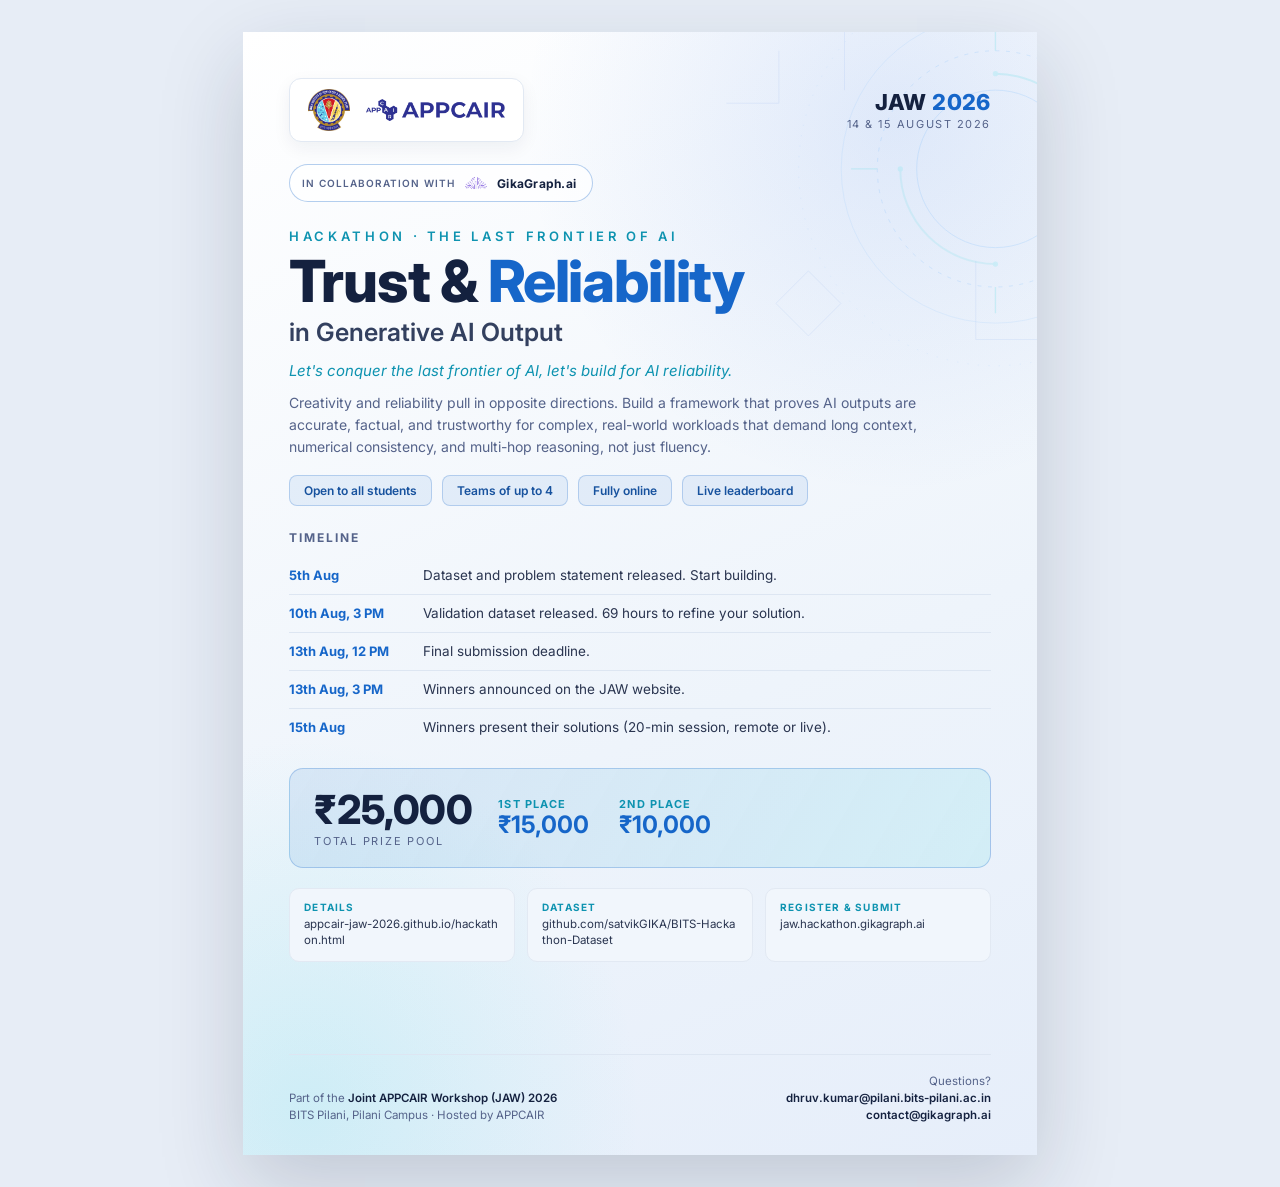
<file: hackathon-poster-light.html>
<!DOCTYPE html>
<html lang="en">
<head>
<meta charset="UTF-8">
<meta name="viewport" content="width=device-width, initial-scale=1.0">
<title>JAW 2026 Hackathon Poster (Light)</title>
<link rel="preconnect" href="https://fonts.googleapis.com">
<link rel="preconnect" href="https://fonts.gstatic.com" crossorigin>
<link href="https://fonts.googleapis.com/css2?family=Inter:wght@400;500;600;700;800&display=swap" rel="stylesheet">
<style>
    * { margin: 0; padding: 0; box-sizing: border-box; }

    :root {
        --ink: #14213f;
        --muted: #55638a;
        --accent: #1666c9;
        --teal: #0e93b0;
        --line: #dde6f2;
    }

    html, body {
        background: #e7edf6;
        font-family: 'Inter', -apple-system, BlinkMacSystemFont, 'Segoe UI', sans-serif;
        display: flex;
        justify-content: center;
        padding: 16px;
    }

    .poster {
        position: relative;
        width: 210mm;
        height: 297mm;
        overflow: hidden;
        color: var(--ink);
        -webkit-print-color-adjust: exact;
        print-color-adjust: exact;
        background:
            radial-gradient(85% 60% at 82% 8%, rgba(47, 111, 224, 0.13) 0%, transparent 55%),
            radial-gradient(70% 55% at 8% 96%, rgba(90, 220, 229, 0.20) 0%, transparent 60%),
            linear-gradient(158deg, #ffffff 0%, #eef4fb 60%, #e6eefa 100%);
        padding: 46px 46px 30px;
        display: flex;
        flex-direction: column;
    }

    /* faint circuit motif top-right */
    .poster::after {
        content: "";
        position: absolute;
        top: -60px; right: -70px;
        width: 420px; height: 420px;
        background: url("assets/circuit.svg") no-repeat center / contain;
        opacity: 0.28;
        pointer-events: none;
    }
    .poster > * { position: relative; z-index: 1; }

    /* ---- header ---- */
    .p-head {
        display: flex;
        align-items: center;
        justify-content: space-between;
        gap: 16px;
    }
    .logo-chip {
        display: inline-flex;
        align-items: center;
        gap: 16px;
        background: #fff;
        border: 1px solid #e2e9f3;
        border-radius: 12px;
        padding: 10px 18px;
        box-shadow: 0 6px 18px rgba(20, 33, 63, 0.06);
    }
    .logo-chip .bits { height: 42px; width: auto; }
    .logo-chip .appcair { height: 22px; width: auto; }
    .p-head__right { text-align: right; line-height: 1.2; }
    .p-head__jaw { font-size: 22px; font-weight: 800; letter-spacing: 0.02em; color: var(--ink); }
    .p-head__jaw span { color: var(--accent); }
    .p-head__date {
        font-size: 11px;
        letter-spacing: 0.14em;
        text-transform: uppercase;
        color: var(--muted);
        margin-top: 3px;
    }

    /* ---- collaboration ---- */
    .collab {
        display: inline-flex;
        align-items: center;
        gap: 10px;
        margin-top: 22px;
        padding: 7px 16px 7px 12px;
        border: 1px solid rgba(22, 102, 201, 0.32);
        border-radius: 999px;
        background: rgba(255, 255, 255, 0.7);
        align-self: flex-start;
        font-size: 12px;
        letter-spacing: 0.02em;
    }
    .collab__label { color: var(--muted); text-transform: uppercase; letter-spacing: 0.1em; font-size: 10px; font-weight: 600; }
    .collab__gika { width: 22px; height: 22px; display: grid; place-items: center; }
    .collab__gika img { width: 22px; height: auto; }
    .collab strong { color: var(--ink); font-weight: 700; }

    /* ---- title ---- */
    .eyebrow {
        margin-top: 26px;
        font-size: 13px;
        font-weight: 600;
        letter-spacing: 0.28em;
        text-transform: uppercase;
        color: var(--teal);
    }
    .title {
        margin-top: 8px;
        font-size: 58px;
        font-weight: 800;
        line-height: 1.02;
        letter-spacing: -0.02em;
        color: var(--ink);
    }
    .title em { font-style: normal; color: var(--accent); }
    .subtitle {
        margin-top: 6px;
        font-size: 25px;
        font-weight: 600;
        color: #33405f;
    }
    .tagline {
        margin-top: 14px;
        font-size: 15px;
        font-style: italic;
        color: var(--teal);
    }
    .blurb {
        margin-top: 12px;
        font-size: 14px;
        line-height: 1.55;
        color: var(--muted);
        max-width: 92%;
    }

    /* ---- facts ---- */
    .facts {
        display: flex;
        gap: 10px;
        margin-top: 18px;
        flex-wrap: wrap;
    }
    .fact {
        font-size: 12px;
        font-weight: 600;
        padding: 7px 14px;
        border-radius: 8px;
        background: rgba(22, 102, 201, 0.08);
        border: 1px solid rgba(22, 102, 201, 0.24);
        color: #17529e;
    }

    /* ---- timeline ---- */
    .sec-label {
        margin-top: 24px;
        font-size: 12px;
        font-weight: 700;
        letter-spacing: 0.16em;
        text-transform: uppercase;
        color: var(--muted);
        margin-bottom: 12px;
    }
    .timeline { display: flex; flex-direction: column; gap: 0; }
    .tl-item {
        display: grid;
        grid-template-columns: 120px 1fr;
        gap: 14px;
        padding: 9px 0;
        border-top: 1px solid var(--line);
        align-items: baseline;
    }
    .tl-item:first-child { border-top: 0; }
    .tl-date { font-size: 13px; font-weight: 700; color: var(--accent); }
    .tl-text { font-size: 13.5px; color: #2a3550; line-height: 1.4; }

    /* ---- prizes ---- */
    .prizes {
        margin-top: 22px;
        display: flex;
        align-items: center;
        gap: 26px;
        padding: 20px 24px;
        border-radius: 14px;
        background: linear-gradient(120deg, rgba(22, 102, 201, 0.10), rgba(90, 220, 229, 0.16));
        border: 1px solid rgba(22, 102, 201, 0.26);
    }
    .prizes__pool { line-height: 1.05; }
    .prizes__pool b {
        display: block;
        font-size: 40px;
        font-weight: 800;
        color: var(--ink);
        letter-spacing: -0.01em;
    }
    .prizes__pool span {
        font-size: 11px;
        letter-spacing: 0.16em;
        text-transform: uppercase;
        color: var(--muted);
    }
    .prizes__split { display: flex; gap: 30px; }
    .prizes__split div { line-height: 1.15; }
    .prizes__split .rank { font-size: 11px; letter-spacing: 0.1em; text-transform: uppercase; color: var(--teal); font-weight: 700; }
    .prizes__split .amt { font-size: 24px; font-weight: 700; color: var(--accent); }

    /* ---- participate / links ---- */
    .links {
        margin-top: 20px;
        display: grid;
        grid-template-columns: repeat(3, 1fr);
        gap: 12px;
    }
    .link-card {
        padding: 12px 14px;
        border-radius: 10px;
        background: #f1f6fc;
        border: 1px solid #e2e9f3;
    }
    .link-card .lbl { font-size: 10px; letter-spacing: 0.12em; text-transform: uppercase; color: var(--teal); font-weight: 700; }
    .link-card .url { font-size: 11.5px; color: #2a3550; word-break: break-all; margin-top: 4px; line-height: 1.35; }

    /* ---- footer ---- */
    .p-foot {
        margin-top: auto;
        padding-top: 18px;
        border-top: 1px solid var(--line);
        display: flex;
        justify-content: space-between;
        align-items: flex-end;
        gap: 16px;
        font-size: 11.5px;
        color: var(--muted);
        line-height: 1.5;
    }
    .p-foot strong { color: var(--ink); font-weight: 600; }

    @page { size: A4; margin: 0; }
    @media print {
        html, body { background: #fff; padding: 0; }
        .poster { box-shadow: none; }
    }
    @media screen {
        .poster { box-shadow: 0 30px 80px rgba(20, 33, 63, 0.18); }
    }
</style>
</head>
<body>
    <div class="poster">

        <div class="p-head">
            <div class="logo-chip">
                <img class="bits" src="assets/logos/bits-pilani.png" alt="BITS Pilani">
                <img class="appcair" src="assets/logos/appcair-lockup.png" alt="APPCAIR">
            </div>
            <div class="p-head__right">
                <div class="p-head__jaw">JAW <span>2026</span></div>
                <div class="p-head__date">14 &amp; 15 August 2026</div>
            </div>
        </div>

        <div class="collab">
            <span class="collab__label">In collaboration with</span>
            <span class="collab__gika"><img src="assets/logos/gikagraph-mark.png" alt=""></span>
            <strong>GikaGraph.ai</strong>
        </div>

        <p class="eyebrow">Hackathon &middot; The Last Frontier of AI</p>
        <h1 class="title">Trust &amp; <em>Reliability</em></h1>
        <p class="subtitle">in Generative AI Output</p>
        <p class="tagline">Let's conquer the last frontier of AI, let's build for AI reliability.</p>
        <p class="blurb">
            Creativity and reliability pull in opposite directions. Build a framework that proves AI outputs
            are accurate, factual, and trustworthy for complex, real-world workloads that demand long context,
            numerical consistency, and multi-hop reasoning, not just fluency.
        </p>

        <div class="facts">
            <span class="fact">Open to all students</span>
            <span class="fact">Teams of up to 4</span>
            <span class="fact">Fully online</span>
            <span class="fact">Live leaderboard</span>
        </div>

        <p class="sec-label">Timeline</p>
        <div class="timeline">
            <div class="tl-item"><span class="tl-date">5th Aug</span><span class="tl-text">Dataset and problem statement released. Start building.</span></div>
            <div class="tl-item"><span class="tl-date">10th Aug, 3 PM</span><span class="tl-text">Validation dataset released. 69 hours to refine your solution.</span></div>
            <div class="tl-item"><span class="tl-date">13th Aug, 12 PM</span><span class="tl-text">Final submission deadline.</span></div>
            <div class="tl-item"><span class="tl-date">13th Aug, 3 PM</span><span class="tl-text">Winners announced on the JAW website.</span></div>
            <div class="tl-item"><span class="tl-date">15th Aug</span><span class="tl-text">Winners present their solutions (20-min session, remote or live).</span></div>
        </div>

        <div class="prizes">
            <div class="prizes__pool">
                <b>&#8377;25,000</b>
                <span>Total Prize Pool</span>
            </div>
            <div class="prizes__split">
                <div><div class="rank">1st place</div><div class="amt">&#8377;15,000</div></div>
                <div><div class="rank">2nd place</div><div class="amt">&#8377;10,000</div></div>
            </div>
        </div>

        <div class="links">
            <div class="link-card">
                <div class="lbl">Details</div>
                <div class="url">appcair-jaw-2026.github.io/hackathon.html</div>
            </div>
            <div class="link-card">
                <div class="lbl">Dataset</div>
                <div class="url">github.com/satvikGIKA/BITS-Hackathon-Dataset</div>
            </div>
            <div class="link-card">
                <div class="lbl">Register &amp; Submit</div>
                <div class="url">jaw.hackathon.gikagraph.ai</div>
            </div>
        </div>

        <div class="p-foot">
            <div>
                Part of the <strong>Joint APPCAIR Workshop (JAW) 2026</strong><br>
                BITS Pilani, Pilani Campus &middot; Hosted by APPCAIR
            </div>
            <div style="text-align:right;">
                Questions?<br>
                <strong>dhruv.kumar@pilani.bits-pilani.ac.in</strong><br>
                <strong>contact@gikagraph.ai</strong>
            </div>
        </div>

    </div>
</body>
</html>
</file>
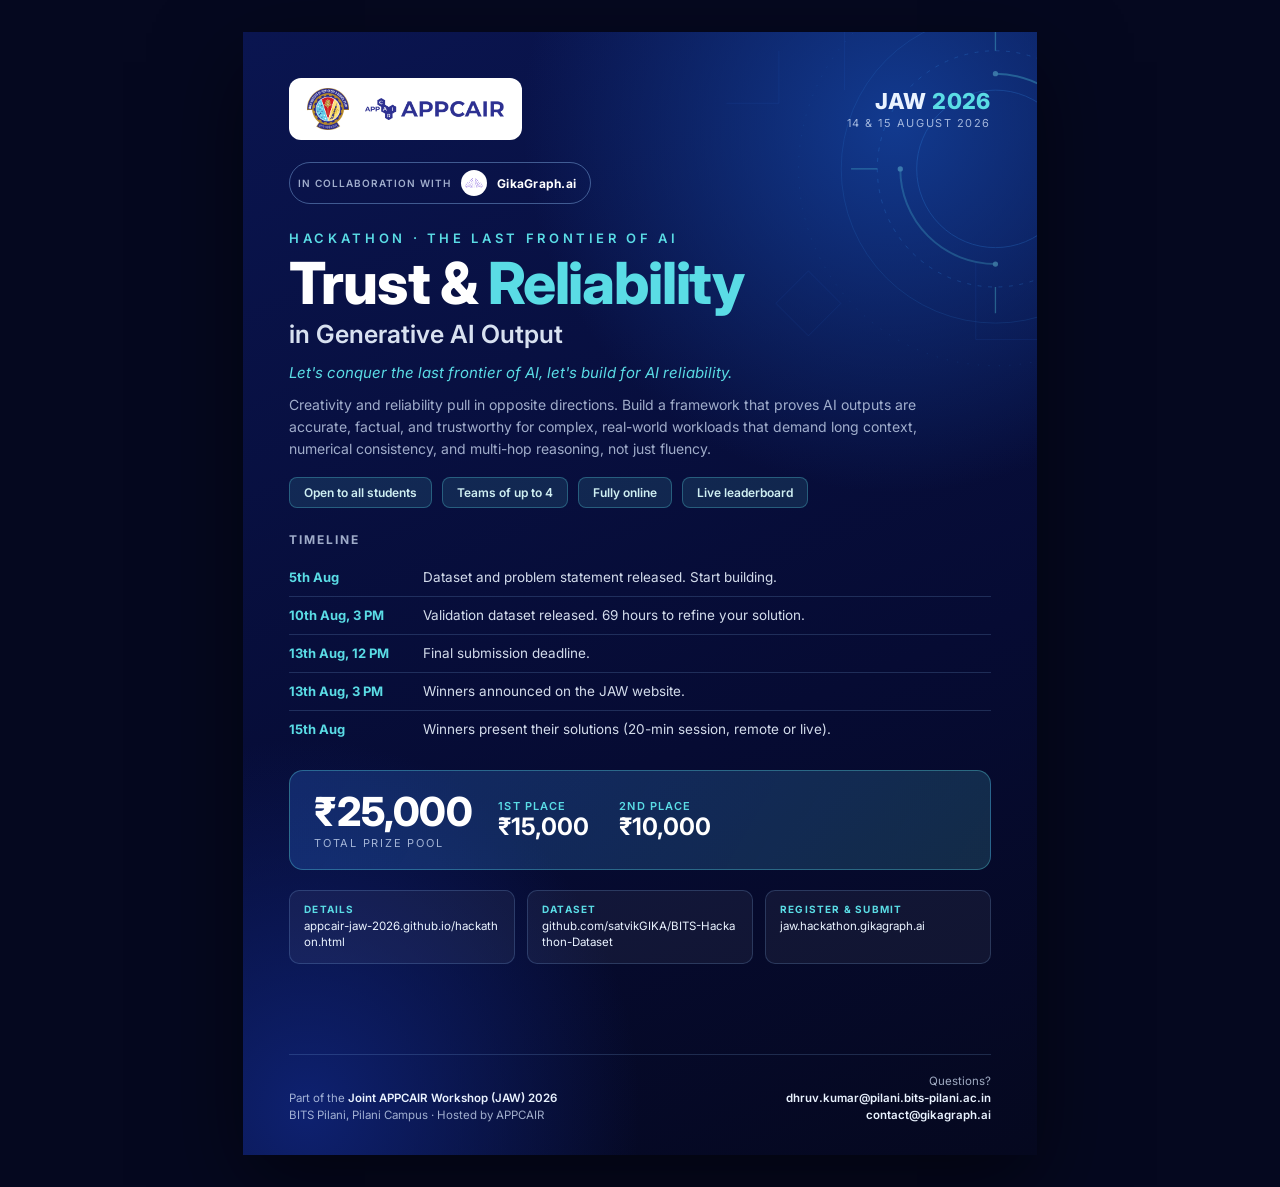
<file: hackathon-poster.html>
<!DOCTYPE html>
<html lang="en">
<head>
<meta charset="UTF-8">
<meta name="viewport" content="width=device-width, initial-scale=1.0">
<title>JAW 2026 Hackathon Poster</title>
<link rel="preconnect" href="https://fonts.googleapis.com">
<link rel="preconnect" href="https://fonts.gstatic.com" crossorigin>
<link href="https://fonts.googleapis.com/css2?family=Inter:wght@400;500;600;700;800&display=swap" rel="stylesheet">
<style>
    * { margin: 0; padding: 0; box-sizing: border-box; }

    :root {
        --navy1: #0a1550;
        --navy2: #060b33;
        --cyan: #5adce5;
        --blue: #2f6fe0;
        --ink: #eaf3ff;
        --muted: rgba(219, 233, 255, 0.72);
    }

    html, body {
        background: #05081f;
        font-family: 'Inter', -apple-system, BlinkMacSystemFont, 'Segoe UI', sans-serif;
        display: flex;
        justify-content: center;
        padding: 16px;
    }

    .poster {
        position: relative;
        width: 210mm;
        height: 297mm;
        overflow: hidden;
        color: var(--ink);
        -webkit-print-color-adjust: exact;
        print-color-adjust: exact;
        background:
            radial-gradient(85% 60% at 82% 8%, #123a8f 0%, transparent 55%),
            radial-gradient(70% 55% at 8% 96%, #0e2170 0%, transparent 60%),
            linear-gradient(158deg, var(--navy1) 0%, var(--navy2) 62%, #05081f 100%);
        padding: 46px 46px 30px;
        display: flex;
        flex-direction: column;
    }

    /* faint circuit motif top-right */
    .poster::after {
        content: "";
        position: absolute;
        top: -60px; right: -70px;
        width: 420px; height: 420px;
        background: url("assets/circuit.svg") no-repeat center / contain;
        opacity: 0.42;
        pointer-events: none;
    }
    .poster > * { position: relative; z-index: 1; }

    /* ---- header ---- */
    .p-head {
        display: flex;
        align-items: center;
        justify-content: space-between;
        gap: 16px;
    }
    .logo-chip {
        display: inline-flex;
        align-items: center;
        gap: 16px;
        background: #fff;
        border-radius: 12px;
        padding: 10px 18px;
    }
    .logo-chip .bits { height: 42px; width: auto; }
    .logo-chip .appcair { height: 22px; width: auto; }
    .p-head__right { text-align: right; line-height: 1.2; }
    .p-head__jaw { font-size: 22px; font-weight: 800; letter-spacing: 0.02em; }
    .p-head__jaw span { color: var(--cyan); }
    .p-head__date {
        font-size: 11px;
        letter-spacing: 0.14em;
        text-transform: uppercase;
        color: var(--muted);
        margin-top: 3px;
    }

    /* ---- collaboration ---- */
    .collab {
        display: inline-flex;
        align-items: center;
        gap: 10px;
        margin-top: 22px;
        padding: 7px 14px 7px 8px;
        border: 1px solid rgba(147, 197, 253, 0.4);
        border-radius: 999px;
        align-self: flex-start;
        font-size: 12px;
        letter-spacing: 0.02em;
    }
    .collab__label { color: var(--muted); text-transform: uppercase; letter-spacing: 0.1em; font-size: 10px; font-weight: 600; }
    .collab__gika {
        width: 26px; height: 26px;
        background: #fff; border-radius: 50%;
        display: grid; place-items: center;
    }
    .collab__gika img { width: 18px; height: auto; }
    .collab strong { color: #fff; font-weight: 700; }

    /* ---- title ---- */
    .eyebrow {
        margin-top: 26px;
        font-size: 13px;
        font-weight: 600;
        letter-spacing: 0.28em;
        text-transform: uppercase;
        color: var(--cyan);
    }
    .title {
        margin-top: 8px;
        font-size: 58px;
        font-weight: 800;
        line-height: 1.02;
        letter-spacing: -0.02em;
        color: #fff;
    }
    .title em { font-style: normal; color: var(--cyan); }
    .subtitle {
        margin-top: 6px;
        font-size: 25px;
        font-weight: 600;
        color: rgba(234, 243, 255, 0.92);
    }
    .tagline {
        margin-top: 14px;
        font-size: 15px;
        font-style: italic;
        color: var(--cyan);
    }
    .blurb {
        margin-top: 12px;
        font-size: 14px;
        line-height: 1.55;
        color: var(--muted);
        max-width: 92%;
    }

    /* ---- facts ---- */
    .facts {
        display: flex;
        gap: 10px;
        margin-top: 18px;
        flex-wrap: wrap;
    }
    .fact {
        font-size: 12px;
        font-weight: 600;
        padding: 7px 14px;
        border-radius: 8px;
        background: rgba(90, 220, 229, 0.12);
        border: 1px solid rgba(90, 220, 229, 0.3);
        color: #cfeff2;
    }

    /* ---- timeline ---- */
    .sec-label {
        margin-top: 24px;
        font-size: 12px;
        font-weight: 700;
        letter-spacing: 0.16em;
        text-transform: uppercase;
        color: var(--muted);
        margin-bottom: 12px;
    }
    .timeline { display: flex; flex-direction: column; gap: 0; }
    .tl-item {
        display: grid;
        grid-template-columns: 120px 1fr;
        gap: 14px;
        padding: 9px 0;
        border-top: 1px solid rgba(147, 197, 253, 0.18);
        align-items: baseline;
    }
    .tl-item:first-child { border-top: 0; }
    .tl-date { font-size: 13px; font-weight: 700; color: var(--cyan); }
    .tl-text { font-size: 13.5px; color: rgba(234, 243, 255, 0.9); line-height: 1.4; }

    /* ---- prizes ---- */
    .prizes {
        margin-top: 22px;
        display: flex;
        align-items: center;
        gap: 26px;
        padding: 20px 24px;
        border-radius: 14px;
        background: linear-gradient(120deg, rgba(47, 111, 224, 0.28), rgba(90, 220, 229, 0.16));
        border: 1px solid rgba(90, 220, 229, 0.35);
    }
    .prizes__pool { line-height: 1.05; }
    .prizes__pool b {
        display: block;
        font-size: 40px;
        font-weight: 800;
        color: #fff;
        letter-spacing: -0.01em;
    }
    .prizes__pool span {
        font-size: 11px;
        letter-spacing: 0.16em;
        text-transform: uppercase;
        color: var(--muted);
    }
    .prizes__split { display: flex; gap: 30px; }
    .prizes__split div { line-height: 1.15; }
    .prizes__split .rank { font-size: 11px; letter-spacing: 0.1em; text-transform: uppercase; color: var(--cyan); font-weight: 600; }
    .prizes__split .amt { font-size: 24px; font-weight: 700; color: #fff; }

    /* ---- participate / links ---- */
    .links {
        margin-top: 20px;
        display: grid;
        grid-template-columns: repeat(3, 1fr);
        gap: 12px;
    }
    .link-card {
        padding: 12px 14px;
        border-radius: 10px;
        background: rgba(255, 255, 255, 0.05);
        border: 1px solid rgba(147, 197, 253, 0.2);
    }
    .link-card .lbl { font-size: 10px; letter-spacing: 0.12em; text-transform: uppercase; color: var(--cyan); font-weight: 700; }
    .link-card .url { font-size: 11.5px; color: var(--ink); word-break: break-all; margin-top: 4px; line-height: 1.35; }

    /* ---- footer ---- */
    .p-foot {
        margin-top: auto;
        padding-top: 18px;
        border-top: 1px solid rgba(147, 197, 253, 0.18);
        display: flex;
        justify-content: space-between;
        align-items: flex-end;
        gap: 16px;
        font-size: 11.5px;
        color: var(--muted);
        line-height: 1.5;
    }
    .p-foot strong { color: var(--ink); font-weight: 600; }

    @page { size: A4; margin: 0; }
    @media print {
        html, body { background: #fff; padding: 0; }
        .poster { box-shadow: none; }
    }
    @media screen {
        .poster { box-shadow: 0 30px 80px rgba(0,0,0,0.5); }
    }
</style>
</head>
<body>
    <div class="poster">

        <div class="p-head">
            <div class="logo-chip">
                <img class="bits" src="assets/logos/bits-pilani.png" alt="BITS Pilani">
                <img class="appcair" src="assets/logos/appcair-lockup.png" alt="APPCAIR">
            </div>
            <div class="p-head__right">
                <div class="p-head__jaw">JAW <span>2026</span></div>
                <div class="p-head__date">14 &amp; 15 August 2026</div>
            </div>
        </div>

        <div class="collab">
            <span class="collab__label">In collaboration with</span>
            <span class="collab__gika"><img src="assets/logos/gikagraph-mark.png" alt=""></span>
            <strong>GikaGraph.ai</strong>
        </div>

        <p class="eyebrow">Hackathon &middot; The Last Frontier of AI</p>
        <h1 class="title">Trust &amp; <em>Reliability</em></h1>
        <p class="subtitle">in Generative AI Output</p>
        <p class="tagline">Let's conquer the last frontier of AI, let's build for AI reliability.</p>
        <p class="blurb">
            Creativity and reliability pull in opposite directions. Build a framework that proves AI outputs
            are accurate, factual, and trustworthy for complex, real-world workloads that demand long context,
            numerical consistency, and multi-hop reasoning, not just fluency.
        </p>

        <div class="facts">
            <span class="fact">Open to all students</span>
            <span class="fact">Teams of up to 4</span>
            <span class="fact">Fully online</span>
            <span class="fact">Live leaderboard</span>
        </div>

        <p class="sec-label">Timeline</p>
        <div class="timeline">
            <div class="tl-item"><span class="tl-date">5th Aug</span><span class="tl-text">Dataset and problem statement released. Start building.</span></div>
            <div class="tl-item"><span class="tl-date">10th Aug, 3 PM</span><span class="tl-text">Validation dataset released. 69 hours to refine your solution.</span></div>
            <div class="tl-item"><span class="tl-date">13th Aug, 12 PM</span><span class="tl-text">Final submission deadline.</span></div>
            <div class="tl-item"><span class="tl-date">13th Aug, 3 PM</span><span class="tl-text">Winners announced on the JAW website.</span></div>
            <div class="tl-item"><span class="tl-date">15th Aug</span><span class="tl-text">Winners present their solutions (20-min session, remote or live).</span></div>
        </div>

        <div class="prizes">
            <div class="prizes__pool">
                <b>&#8377;25,000</b>
                <span>Total Prize Pool</span>
            </div>
            <div class="prizes__split">
                <div><div class="rank">1st place</div><div class="amt">&#8377;15,000</div></div>
                <div><div class="rank">2nd place</div><div class="amt">&#8377;10,000</div></div>
            </div>
        </div>

        <div class="links">
            <div class="link-card">
                <div class="lbl">Details</div>
                <div class="url">appcair-jaw-2026.github.io/hackathon.html</div>
            </div>
            <div class="link-card">
                <div class="lbl">Dataset</div>
                <div class="url">github.com/satvikGIKA/BITS-Hackathon-Dataset</div>
            </div>
            <div class="link-card">
                <div class="lbl">Register &amp; Submit</div>
                <div class="url">jaw.hackathon.gikagraph.ai</div>
            </div>
        </div>

        <div class="p-foot">
            <div>
                Part of the <strong>Joint APPCAIR Workshop (JAW) 2026</strong><br>
                BITS Pilani, Pilani Campus &middot; Hosted by APPCAIR
            </div>
            <div style="text-align:right;">
                Questions?<br>
                <strong>dhruv.kumar@pilani.bits-pilani.ac.in</strong><br>
                <strong>contact@gikagraph.ai</strong>
            </div>
        </div>

    </div>
</body>
</html>
</file>
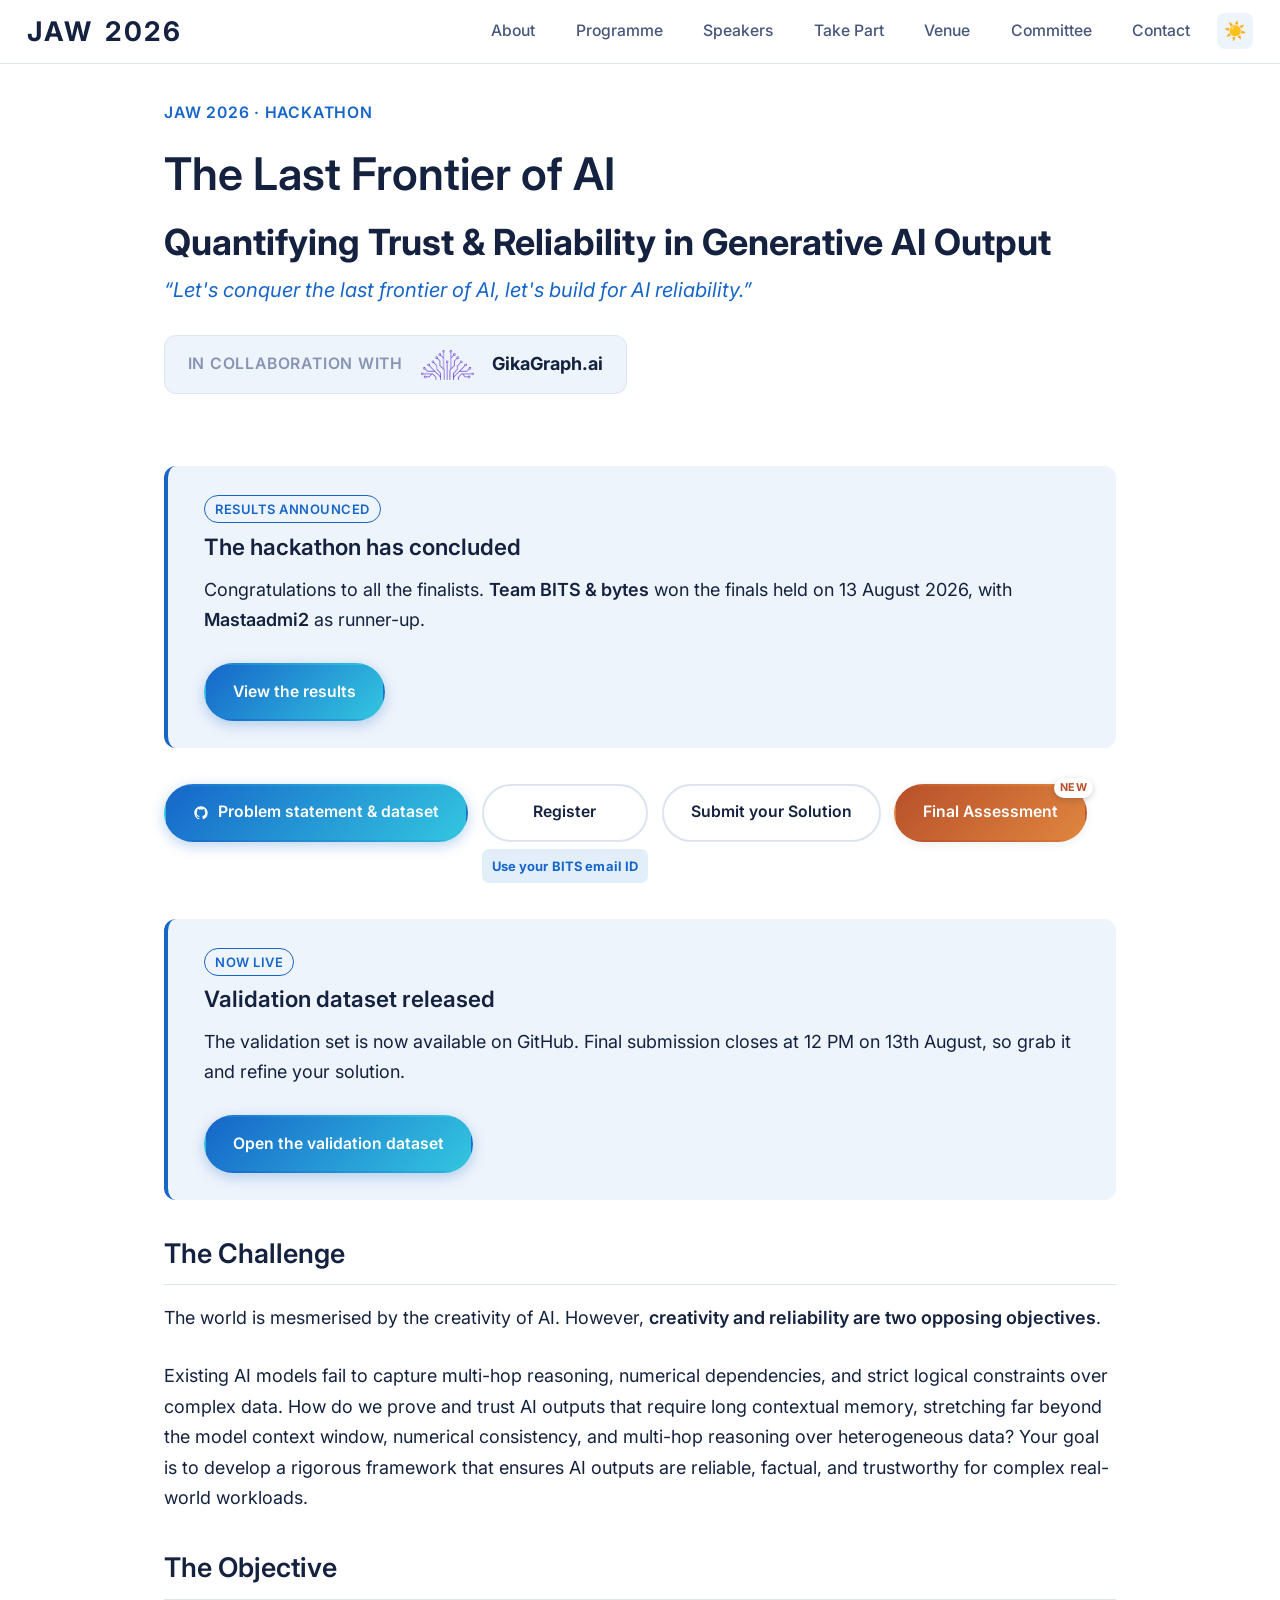
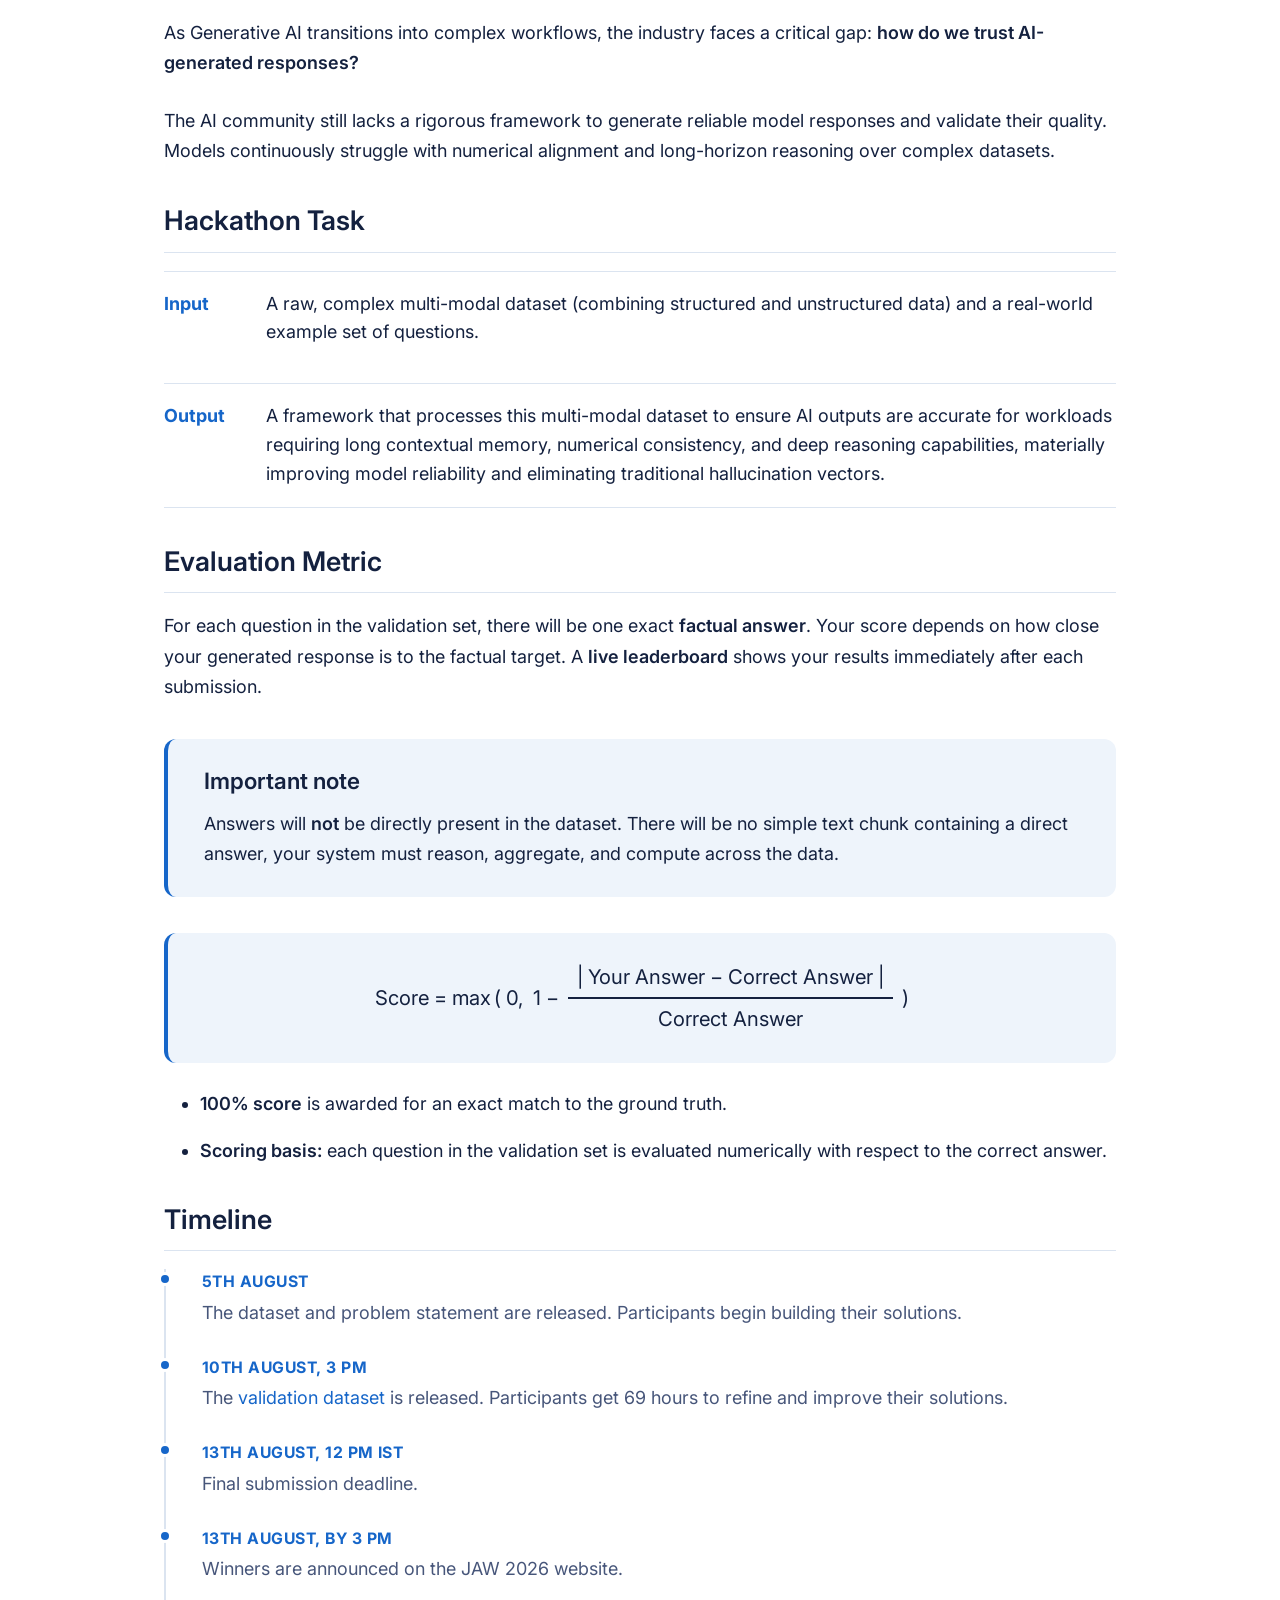
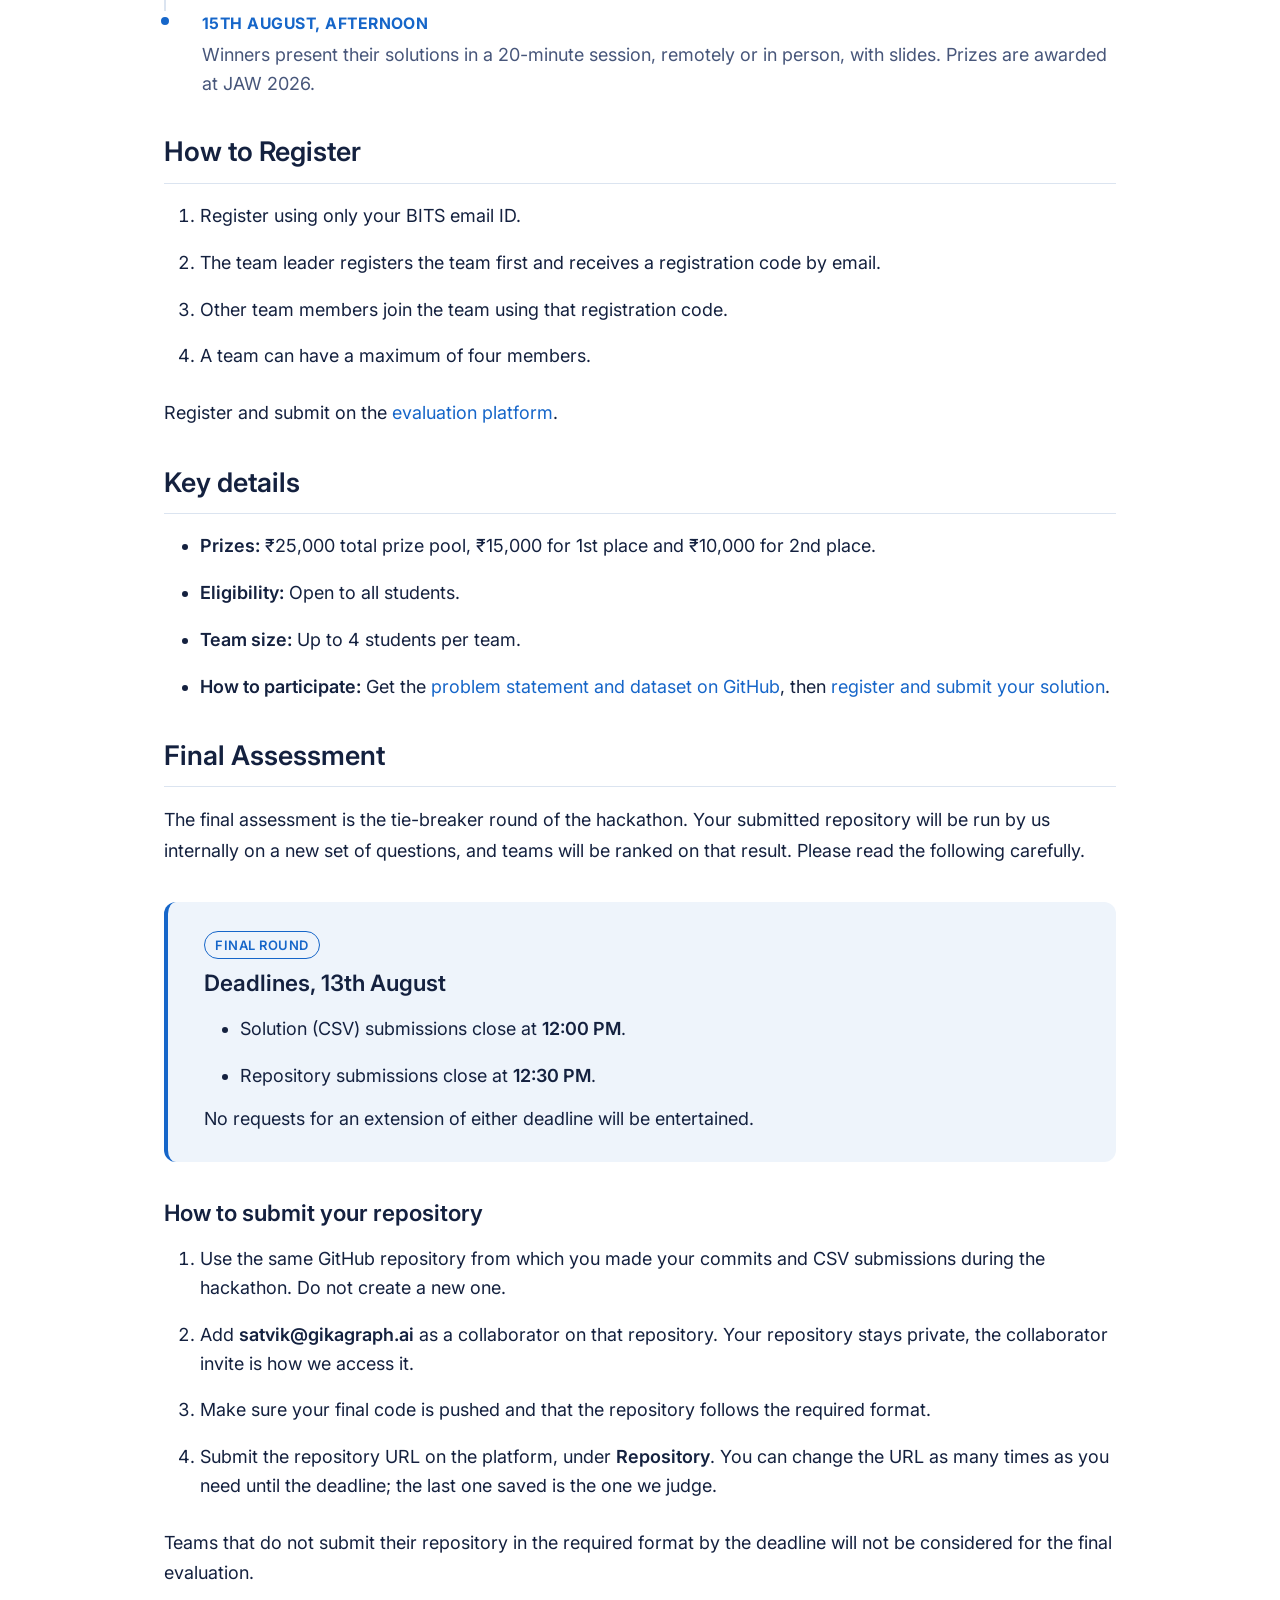
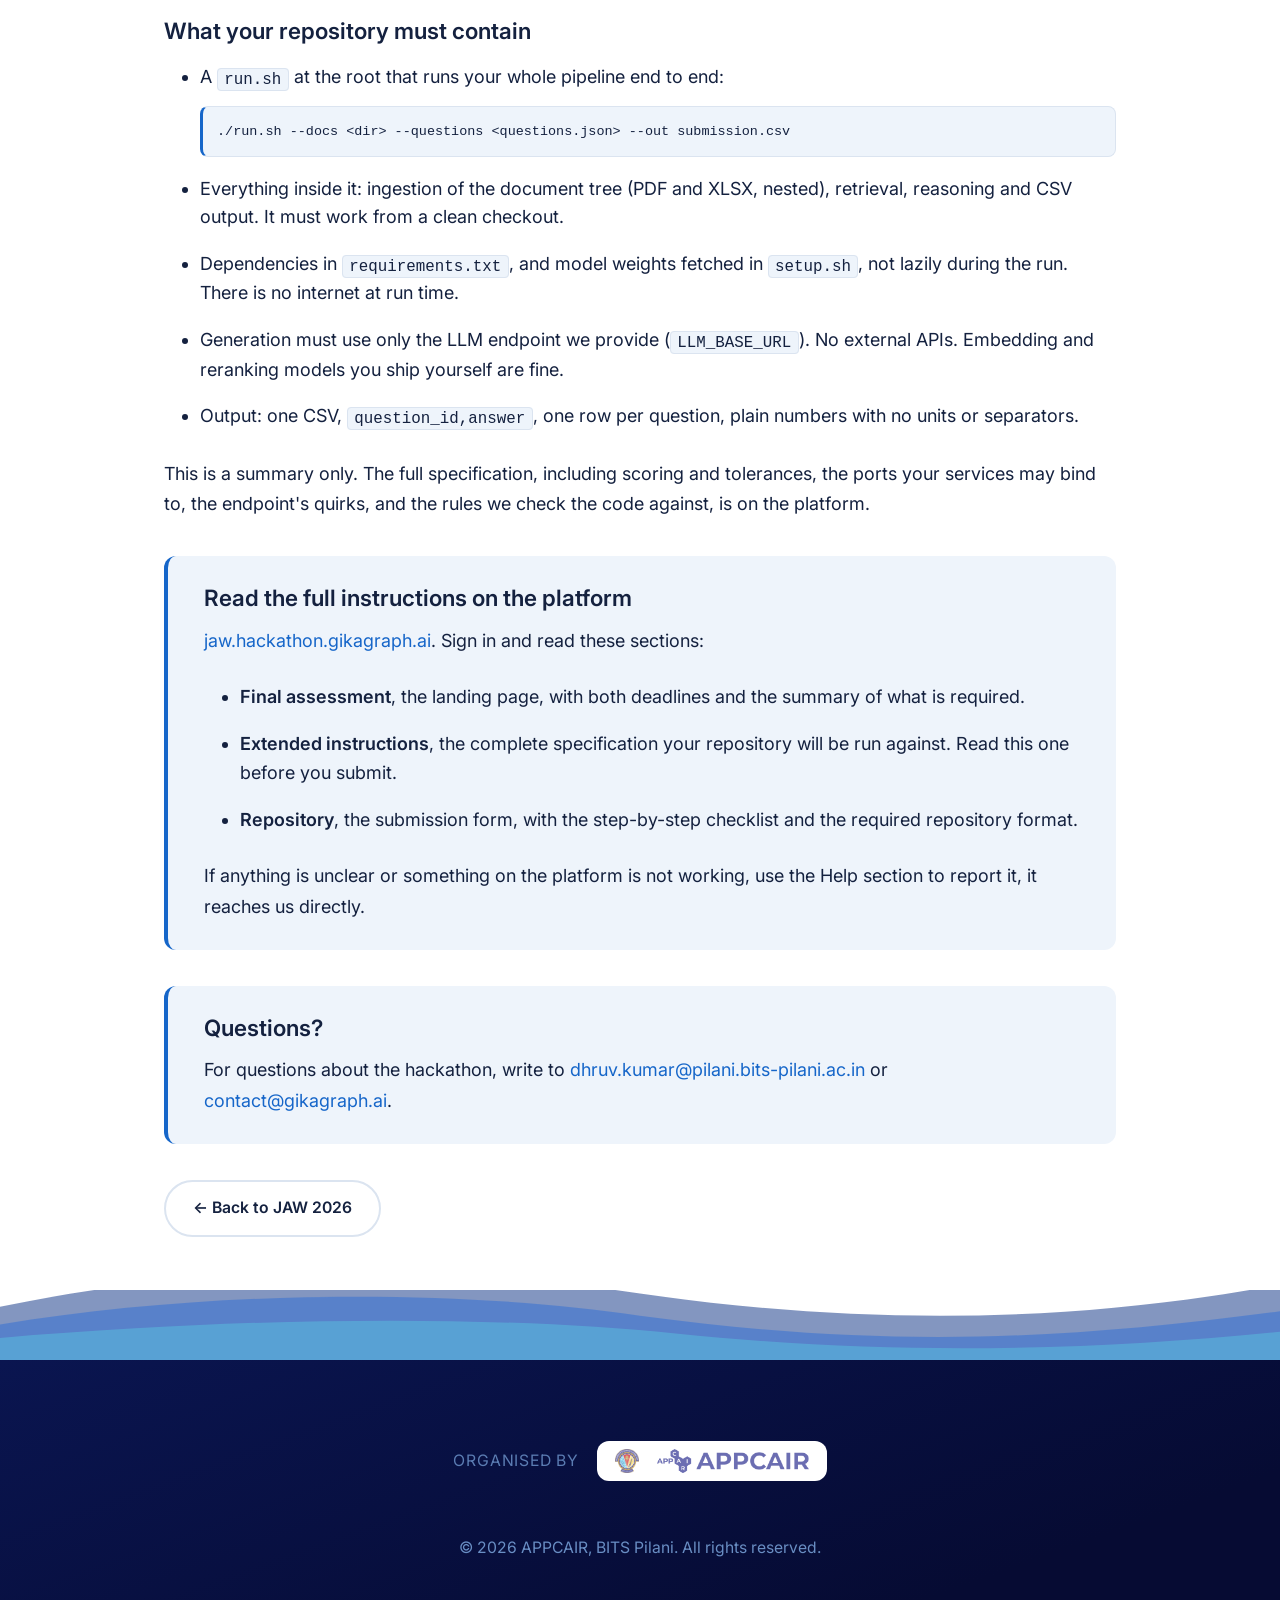
<file: hackathon.html>
<!DOCTYPE html>
<html lang="en" data-theme="light">
<head>
    <meta charset="UTF-8">
    <meta name="viewport" content="width=device-width, initial-scale=1.0">
    <link rel="icon" href="assets/favicon.svg" type="image/svg+xml">
    <title>Hackathon &middot; Trust &amp; Reliability in Generative AI | JAW 2026</title>
    <meta name="description" content="JAW 2026 Hackathon, in collaboration with GikaGraph.ai: Quantifying Trust and Reliability in Generative AI output. 14-15 August 2026, BITS Pilani, Pilani Campus.">

    <link rel="preconnect" href="https://fonts.googleapis.com">
    <link rel="preconnect" href="https://fonts.gstatic.com" crossorigin>
    <link href="https://fonts.googleapis.com/css2?family=Inter:wght@400;500;600;700&display=swap" rel="stylesheet">

    <link rel="stylesheet" href="styles.css">
</head>
<body>
    <header class="site-header">
        <div class="header-left">
            <a href="index.html" class="header-logo"><span>JAW</span><span>2026</span></a>
        </div>
        <div class="header-right">
            <a href="index.html#about" class="header-link">About</a>
            <a href="index.html#programme" class="header-link">Programme</a>
            <a href="index.html#speakers" class="header-link">Speakers</a>
            <a href="index.html#participate" class="header-link">Take Part</a>
            <a href="index.html#venue" class="header-link">Venue</a>
            <a href="index.html#committee" class="header-link">Committee</a>
            <a href="index.html#contact" class="header-link">Contact</a>
            <button class="nav-toggle" id="navToggle" aria-label="Toggle menu">
                <span></span>
                <span></span>
                <span></span>
            </button>
            <button id="theme-toggle" aria-label="Toggle dark mode">
                <span class="sun-icon">☀️</span>
                <span class="moon-icon">🌙</span>
            </button>
        </div>
    </header>

    <nav class="mobile-menu" id="mobileMenu">
        <a href="index.html#about">About</a>
        <a href="index.html#programme">Programme</a>
        <a href="index.html#speakers">Speakers</a>
        <a href="index.html#participate">Take Part</a>
        <a href="index.html#venue">Venue</a>
        <a href="index.html#committee">Committee</a>
        <a href="index.html#contact">Contact</a>
    </nav>

    <main>
        <section class="content-section stub-page">
            <p class="eyebrow">JAW 2026 &middot; Hackathon</p>
            <h1>The Last Frontier of AI</h1>
            <p class="hack-theme">Quantifying Trust &amp; Reliability in Generative AI Output</p>
            <p class="hack-tagline">&ldquo;Let's conquer the last frontier of AI, let's build for AI reliability.&rdquo;</p>

            <a class="collab" href="https://www.gikagraph.ai/" target="_blank" rel="noopener">
                <span class="collab__label">In collaboration with</span>
                <img src="assets/logos/gikagraph-mark.png" alt="GikaGraph.ai">
                <strong>GikaGraph.ai</strong>
            </a>

            <div class="highlight-box">
                <p style="margin:0 0 8px;"><span class="pill pill--accent">Results announced</span></p>
                <h3>The hackathon has concluded</h3>
                <p>Congratulations to all the finalists. <strong>Team BITS &amp; bytes</strong> won the finals held on 13 August 2026, with <strong>Mastaadmi2</strong> as runner-up.</p>
                <p style="margin-bottom:0;"><a class="btn btn--primary" href="results.html">View the results</a></p>
            </div>

            <div class="hack-cta">
                <a class="btn btn--primary" href="https://github.com/satvikGIKA/BITS-Hackathon-Dataset" target="_blank" rel="noopener">
                    <svg viewBox="0 0 24 24" fill="currentColor" width="16" height="16"><path d="M12 2C6.48 2 2 6.48 2 12c0 4.42 2.87 8.17 6.84 9.5.5.09.68-.22.68-.48v-1.69c-2.78.6-3.37-1.34-3.37-1.34-.45-1.16-1.11-1.47-1.11-1.47-.9-.62.07-.6.07-.6 1 .07 1.53 1.03 1.53 1.03.9 1.52 2.34 1.08 2.91.83.09-.65.35-1.09.63-1.34-2.22-.25-4.55-1.11-4.55-4.94 0-1.09.39-1.98 1.03-2.68-.1-.25-.45-1.27.1-2.64 0 0 .84-.27 2.75 1.02.79-.22 1.65-.33 2.5-.33.85 0 1.71.11 2.5.33 1.91-1.29 2.75-1.02 2.75-1.02.55 1.37.2 2.39.1 2.64.64.7 1.03 1.59 1.03 2.68 0 3.84-2.34 4.68-4.57 4.93.36.31.68.92.68 1.85v2.74c0 .27.18.58.69.48A10.01 10.01 0 0 0 22 12c0-5.52-4.48-10-10-10z"/></svg>
                    Problem statement &amp; dataset
                </a>
                <span class="hack-cta__reg">
                    <a class="btn btn--secondary" href="https://jaw.hackathon.gikagraph.ai/" target="_blank" rel="noopener">Register</a>
                    <span class="hack-cta__hint">Use your BITS email ID</span>
                </span>
                <a class="btn btn--secondary" href="https://jaw.hackathon.gikagraph.ai/" target="_blank" rel="noopener">Submit your Solution</a>
                <a class="btn btn--attn" href="#final-assessment">Final Assessment</a>
            </div>

            <div class="highlight-box">
                <p style="margin:0 0 8px;"><span class="pill pill--accent">Now live</span></p>
                <h3>Validation dataset released</h3>
                <p>The validation set is now available on GitHub. Final submission closes at 12 PM on 13th
                   August, so grab it and refine your solution.</p>
                <p style="margin-bottom:0;"><a class="btn btn--primary" href="https://github.com/satvikGIKA/BITS-Hackathon-Dataset/blob/main/questions.json" target="_blank" rel="noopener">Open the validation dataset</a></p>
            </div>

            <h2>The Challenge</h2>
            <p>
                The world is mesmerised by the creativity of AI. However, <strong>creativity and reliability
                are two opposing objectives</strong>.
            </p>
            <p>
                Existing AI models fail to capture multi-hop reasoning, numerical dependencies, and strict
                logical constraints over complex data. How do we prove and trust AI outputs that require long
                contextual memory, stretching far beyond the model context window, numerical consistency, and
                multi-hop reasoning over heterogeneous data? Your goal is to develop a rigorous framework that
                ensures AI outputs are reliable, factual, and trustworthy for complex real-world workloads.
            </p>

            <h2>The Objective</h2>
            <p>
                As Generative AI transitions into complex workflows, the industry faces a critical gap:
                <strong>how do we trust AI-generated responses?</strong>
            </p>
            <p>
                The AI community still lacks a rigorous framework to generate reliable model responses and
                validate their quality. Models continuously struggle with numerical alignment and long-horizon
                reasoning over complex datasets.
            </p>

            <h2>Hackathon Task</h2>
            <ul class="spec-list">
                <li>
                    <span class="spec-key">Input</span>
                    <span>A raw, complex multi-modal dataset (combining structured and unstructured data) and
                          a real-world example set of questions.</span>
                </li>
                <li>
                    <span class="spec-key">Output</span>
                    <span>A framework that processes this multi-modal dataset to ensure AI outputs are accurate
                          for workloads requiring long contextual memory, numerical consistency, and deep
                          reasoning capabilities, materially improving model reliability and eliminating
                          traditional hallucination vectors.</span>
                </li>
            </ul>

            <h2>Evaluation Metric</h2>
            <p>
                For each question in the validation set, there will be one exact <strong>factual answer</strong>.
                Your score depends on how close your generated response is to the factual target. A
                <strong>live leaderboard</strong> shows your results immediately after each submission.
            </p>

            <div class="highlight-box">
                <h3>Important note</h3>
                <p>
                    Answers will <strong>not</strong> be directly present in the dataset. There will be no
                    simple text chunk containing a direct answer, your system must reason, aggregate, and
                    compute across the data.
                </p>
            </div>

            <div class="formula" aria-label="Score equals max of 0 and 1 minus the absolute difference between your answer and the correct answer divided by the correct answer">
                <span>Score = max&thinsp;( 0,&nbsp; 1 &minus;</span>
                <span class="frac">
                    <span class="num">| Your Answer &minus; Correct Answer |</span>
                    <span class="den">Correct Answer</span>
                </span>
                <span>)</span>
            </div>

            <ul>
                <li><strong>100% score</strong> is awarded for an exact match to the ground truth.</li>
                <li><strong>Scoring basis:</strong> each question in the validation set is evaluated
                    numerically with respect to the correct answer.</li>
            </ul>

            <h2>Timeline</h2>
            <ul class="hack-timeline">
                <li>
                    <span class="tl-date">5th August</span>
                    <span class="tl-body">The dataset and problem statement are released. Participants begin
                        building their solutions.</span>
                </li>
                <li>
                    <span class="tl-date">10th August, 3 PM</span>
                    <span class="tl-body">The <a href="https://github.com/satvikGIKA/BITS-Hackathon-Dataset/blob/main/questions.json" target="_blank" rel="noopener">validation dataset</a> is released. Participants get 69 hours to
                        refine and improve their solutions.</span>
                </li>
                <li>
                    <span class="tl-date">13th August, 12 PM IST</span>
                    <span class="tl-body">Final submission deadline.</span>
                </li>
                <li>
                    <span class="tl-date">13th August, by 3 PM</span>
                    <span class="tl-body">Winners are announced on the JAW 2026 website.</span>
                </li>
                <li>
                    <span class="tl-date">15th August, afternoon</span>
                    <span class="tl-body">Winners present their solutions in a 20-minute session, remotely or
                        in person, with slides. Prizes are awarded at JAW 2026.</span>
                </li>
            </ul>

            <h2>How to Register</h2>
            <ol>
                <li>Register using only your BITS email ID.</li>
                <li>The team leader registers the team first and receives a registration code by email.</li>
                <li>Other team members join the team using that registration code.</li>
                <li>A team can have a maximum of four members.</li>
            </ol>
            <p>
                Register and submit on the
                <a href="https://jaw.hackathon.gikagraph.ai/" target="_blank" rel="noopener">evaluation platform</a>.
            </p>

            <h2>Key details</h2>
            <ul>
                <li><strong>Prizes:</strong> &#8377;25,000 total prize pool, &#8377;15,000 for 1st place and &#8377;10,000 for 2nd place.</li>
                <li><strong>Eligibility:</strong> Open to all students.</li>
                <li><strong>Team size:</strong> Up to 4 students per team.</li>
                <li><strong>How to participate:</strong> Get the <a href="https://github.com/satvikGIKA/BITS-Hackathon-Dataset" target="_blank" rel="noopener">problem statement and dataset on GitHub</a>, then <a href="https://jaw.hackathon.gikagraph.ai/" target="_blank" rel="noopener">register and submit your solution</a>.</li>
            </ul>

            <h2 id="final-assessment">Final Assessment</h2>
            <p>
                The final assessment is the tie-breaker round of the hackathon. Your submitted repository will
                be run by us internally on a new set of questions, and teams will be ranked on that result.
                Please read the following carefully.
            </p>

            <div class="highlight-box">
                <p style="margin:0 0 8px;"><span class="pill pill--accent">Final round</span></p>
                <h3>Deadlines, 13th August</h3>
                <ul style="margin-bottom: var(--space-3);">
                    <li>Solution (CSV) submissions close at <strong>12:00 PM</strong>.</li>
                    <li>Repository submissions close at <strong>12:30 PM</strong>.</li>
                </ul>
                <p style="margin-bottom:0;">No requests for an extension of either deadline will be entertained.</p>
            </div>

            <h3>How to submit your repository</h3>
            <ol>
                <li>Use the same GitHub repository from which you made your commits and CSV submissions during
                    the hackathon. Do not create a new one.</li>
                <li>Add <strong>satvik@gikagraph.ai</strong> as a collaborator on that repository. Your
                    repository stays private, the collaborator invite is how we access it.</li>
                <li>Make sure your final code is pushed and that the repository follows the required format.</li>
                <li>Submit the repository URL on the platform, under <strong>Repository</strong>. You can change
                    the URL as many times as you need until the deadline; the last one saved is the one we
                    judge.</li>
            </ol>
            <p>
                Teams that do not submit their repository in the required format by the deadline will not be
                considered for the final evaluation.
            </p>

            <h3>What your repository must contain</h3>
            <ul>
                <li>A <code>run.sh</code> at the root that runs your whole pipeline end to end:
                    <div class="codeblock"><code>./run.sh --docs &lt;dir&gt; --questions &lt;questions.json&gt; --out submission.csv</code></div>
                </li>
                <li>Everything inside it: ingestion of the document tree (PDF and XLSX, nested), retrieval,
                    reasoning and CSV output. It must work from a clean checkout.</li>
                <li>Dependencies in <code>requirements.txt</code>, and model weights fetched in
                    <code>setup.sh</code>, not lazily during the run. There is no internet at run time.</li>
                <li>Generation must use only the LLM endpoint we provide (<code>LLM_BASE_URL</code>). No
                    external APIs. Embedding and reranking models you ship yourself are fine.</li>
                <li>Output: one CSV, <code>question_id,answer</code>, one row per question, plain numbers with
                    no units or separators.</li>
            </ul>
            <p>
                This is a summary only. The full specification, including scoring and tolerances, the ports
                your services may bind to, the endpoint's quirks, and the rules we check the code against, is
                on the platform.
            </p>

            <div class="highlight-box">
                <h3>Read the full instructions on the platform</h3>
                <p>
                    <a href="https://jaw.hackathon.gikagraph.ai" target="_blank" rel="noopener">jaw.hackathon.gikagraph.ai</a>.
                    Sign in and read these sections:
                </p>
                <ul>
                    <li><strong>Final assessment</strong>, the landing page, with both deadlines and the
                        summary of what is required.</li>
                    <li><strong>Extended instructions</strong>, the complete specification your repository will
                        be run against. Read this one before you submit.</li>
                    <li><strong>Repository</strong>, the submission form, with the step-by-step checklist and
                        the required repository format.</li>
                </ul>
                <p style="margin-bottom:0;">
                    If anything is unclear or something on the platform is not working, use the Help section to
                    report it, it reaches us directly.
                </p>
            </div>

            <div class="highlight-box">
                <h3>Questions?</h3>
                <p>
                    For questions about the hackathon, write to
                    <a href="mailto:dhruv.kumar@pilani.bits-pilani.ac.in?subject=JAW%202026%20hackathon">dhruv.kumar@pilani.bits-pilani.ac.in</a>
                    or <a href="mailto:contact@gikagraph.ai?subject=JAW%202026%20hackathon">contact@gikagraph.ai</a>.
                </p>
            </div>

            <p><a href="index.html" class="btn btn--secondary">&larr; Back to JAW 2026</a></p>
        </section>
    </main>

    <footer class="footer">
        <div class="footer__inner">
            <div class="footer__organized-by">
                <span>Organised by</span>
                <div class="footer__org-logos">
                    <a href="https://www.bits-pilani.ac.in/" target="_blank" rel="noopener"><img src="assets/logos/bits-pilani.png" alt="BITS Pilani" class="footer__org-logo"></a>
                    <a href="https://www.appcair.bits-pilani.ac.in/" target="_blank" rel="noopener"><img src="assets/logos/appcair-lockup.png" alt="APPCAIR" class="footer__org-logo footer__org-logo--appcair"></a>
                </div>
            </div>
            <p class="footer__copyright">
                &copy; 2026 APPCAIR, BITS Pilani. All rights reserved.
            </p>
        </div>
    </footer>

    <script src="script.js"></script>
</body>
</html>
</file>
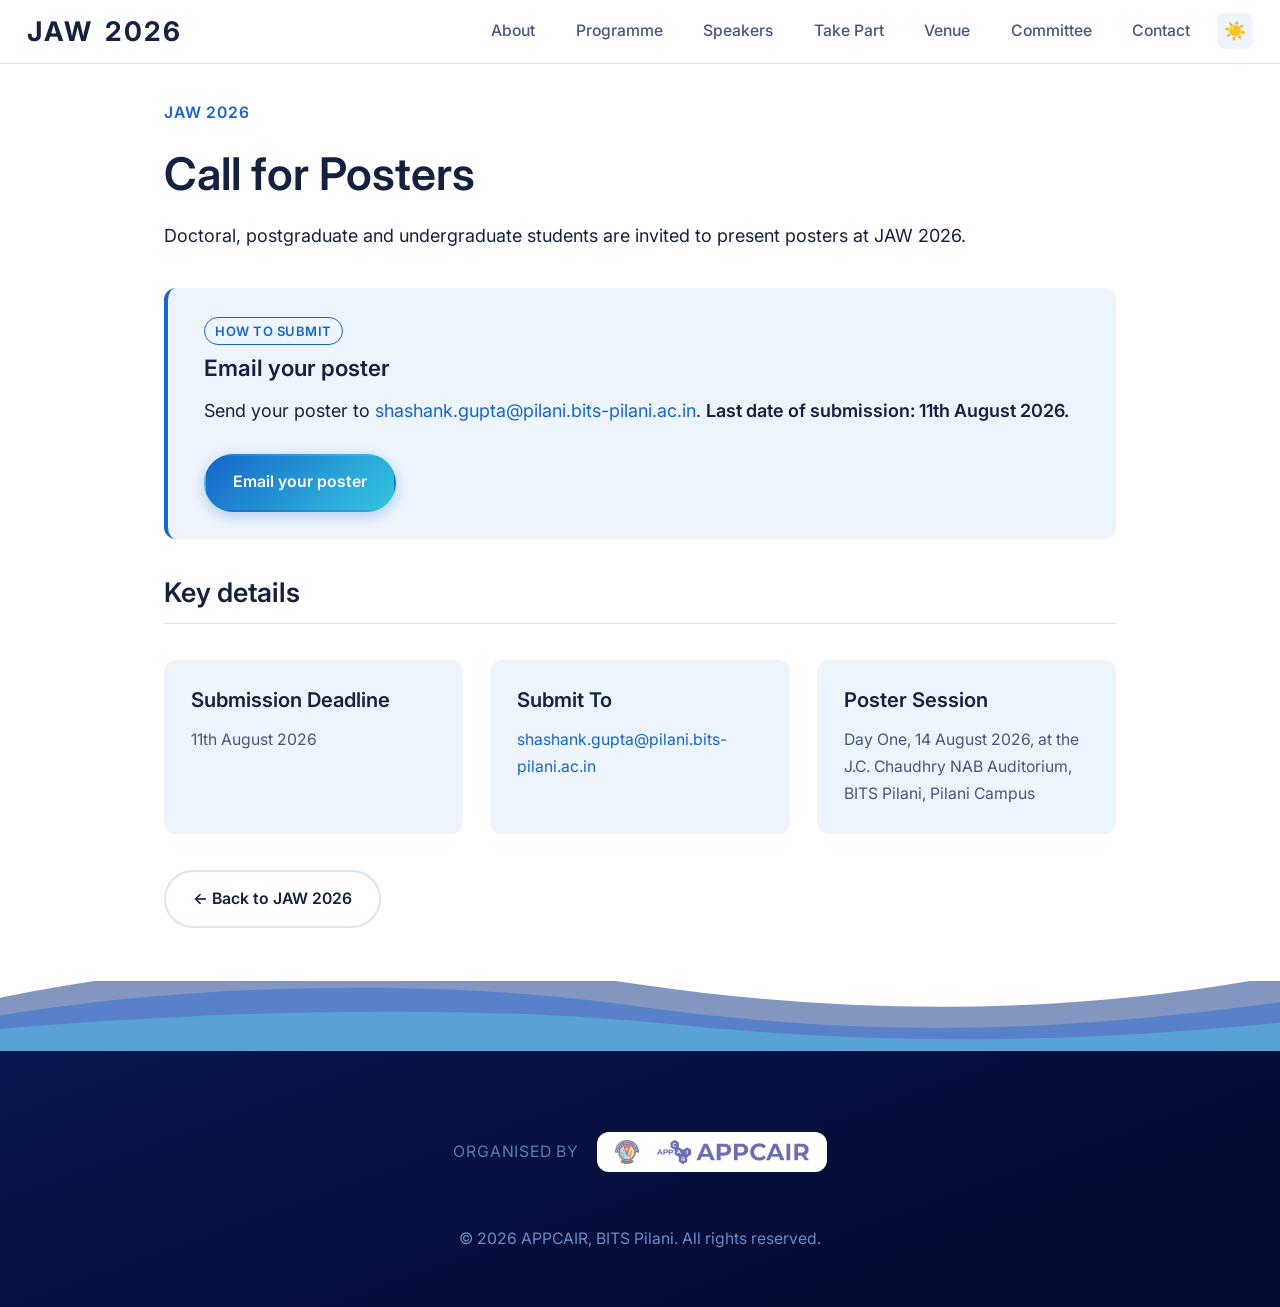
<file: posters.html>
<!DOCTYPE html>
<html lang="en" data-theme="light">
<head>
    <meta charset="UTF-8">
    <meta name="viewport" content="width=device-width, initial-scale=1.0">
    <link rel="icon" href="assets/favicon.svg" type="image/svg+xml">
    <title>Call for Posters | JAW 2026</title>
    <meta name="description" content="Call for posters at JAW 2026, the Joint APPCAIR Workshop at BITS Pilani, Pilani Campus, 14-15 August 2026.">

    <link rel="preconnect" href="https://fonts.googleapis.com">
    <link rel="preconnect" href="https://fonts.gstatic.com" crossorigin>
    <link href="https://fonts.googleapis.com/css2?family=Inter:wght@400;500;600;700&display=swap" rel="stylesheet">

    <link rel="stylesheet" href="styles.css">
</head>
<body>
    <header class="site-header">
        <div class="header-left">
            <a href="index.html" class="header-logo"><span>JAW</span><span>2026</span></a>
        </div>
        <div class="header-right">
            <a href="index.html#about" class="header-link">About</a>
            <a href="index.html#programme" class="header-link">Programme</a>
            <a href="index.html#speakers" class="header-link">Speakers</a>
            <a href="index.html#participate" class="header-link">Take Part</a>
            <a href="index.html#venue" class="header-link">Venue</a>
            <a href="index.html#committee" class="header-link">Committee</a>
            <a href="index.html#contact" class="header-link">Contact</a>
            <button class="nav-toggle" id="navToggle" aria-label="Toggle menu">
                <span></span>
                <span></span>
                <span></span>
            </button>
            <button id="theme-toggle" aria-label="Toggle dark mode">
                <span class="sun-icon">☀️</span>
                <span class="moon-icon">🌙</span>
            </button>
        </div>
    </header>

    <nav class="mobile-menu" id="mobileMenu">
        <a href="index.html#about">About</a>
        <a href="index.html#programme">Programme</a>
        <a href="index.html#speakers">Speakers</a>
        <a href="index.html#participate">Take Part</a>
        <a href="index.html#venue">Venue</a>
        <a href="index.html#committee">Committee</a>
        <a href="index.html#contact">Contact</a>
    </nav>

    <main>
        <section class="content-section stub-page">
            <p class="eyebrow">JAW 2026</p>
            <h1>Call for Posters</h1>
            <p>
                Doctoral, postgraduate and undergraduate students are invited to present posters at JAW 2026.
            </p>

            <div class="highlight-box">
                <p style="margin:0 0 8px;"><span class="pill pill--accent">How to submit</span></p>
                <h3>Email your poster</h3>
                <p>
                    Send your poster to
                    <a href="mailto:shashank.gupta@pilani.bits-pilani.ac.in?subject=JAW%202026%20poster">shashank.gupta@pilani.bits-pilani.ac.in</a>.
                    <strong>Last date of submission: 11th August 2026.</strong>
                </p>
                <p style="margin-bottom:0;">
                    <a class="btn btn--primary" href="mailto:shashank.gupta@pilani.bits-pilani.ac.in?subject=JAW%202026%20poster">Email your poster</a>
                </p>
            </div>

            <h2>Key details</h2>
            <div class="cards-grid">
                <div class="card">
                    <h3>Submission Deadline</h3>
                    <p>11th August 2026</p>
                </div>
                <div class="card">
                    <h3>Submit To</h3>
                    <p><a href="mailto:shashank.gupta@pilani.bits-pilani.ac.in?subject=JAW%202026%20poster">shashank.gupta@pilani.bits-pilani.ac.in</a></p>
                </div>
                <div class="card">
                    <h3>Poster Session</h3>
                    <p>Day One, 14 August 2026, at the J.C. Chaudhry NAB Auditorium, BITS Pilani, Pilani Campus</p>
                </div>
            </div>

            <p><a href="index.html" class="btn btn--secondary">&larr; Back to JAW 2026</a></p>
        </section>
    </main>

    <footer class="footer">
        <div class="footer__inner">
            <div class="footer__organized-by">
                <span>Organised by</span>
                <div class="footer__org-logos">
                    <a href="https://www.bits-pilani.ac.in/" target="_blank" rel="noopener"><img src="assets/logos/bits-pilani.png" alt="BITS Pilani" class="footer__org-logo"></a>
                    <a href="https://www.appcair.bits-pilani.ac.in/" target="_blank" rel="noopener"><img src="assets/logos/appcair-lockup.png" alt="APPCAIR" class="footer__org-logo footer__org-logo--appcair"></a>
                </div>
            </div>
            <p class="footer__copyright">
                &copy; 2026 APPCAIR, BITS Pilani. All rights reserved.
            </p>
        </div>
    </footer>

    <script src="script.js"></script>
</body>
</html>
</file>
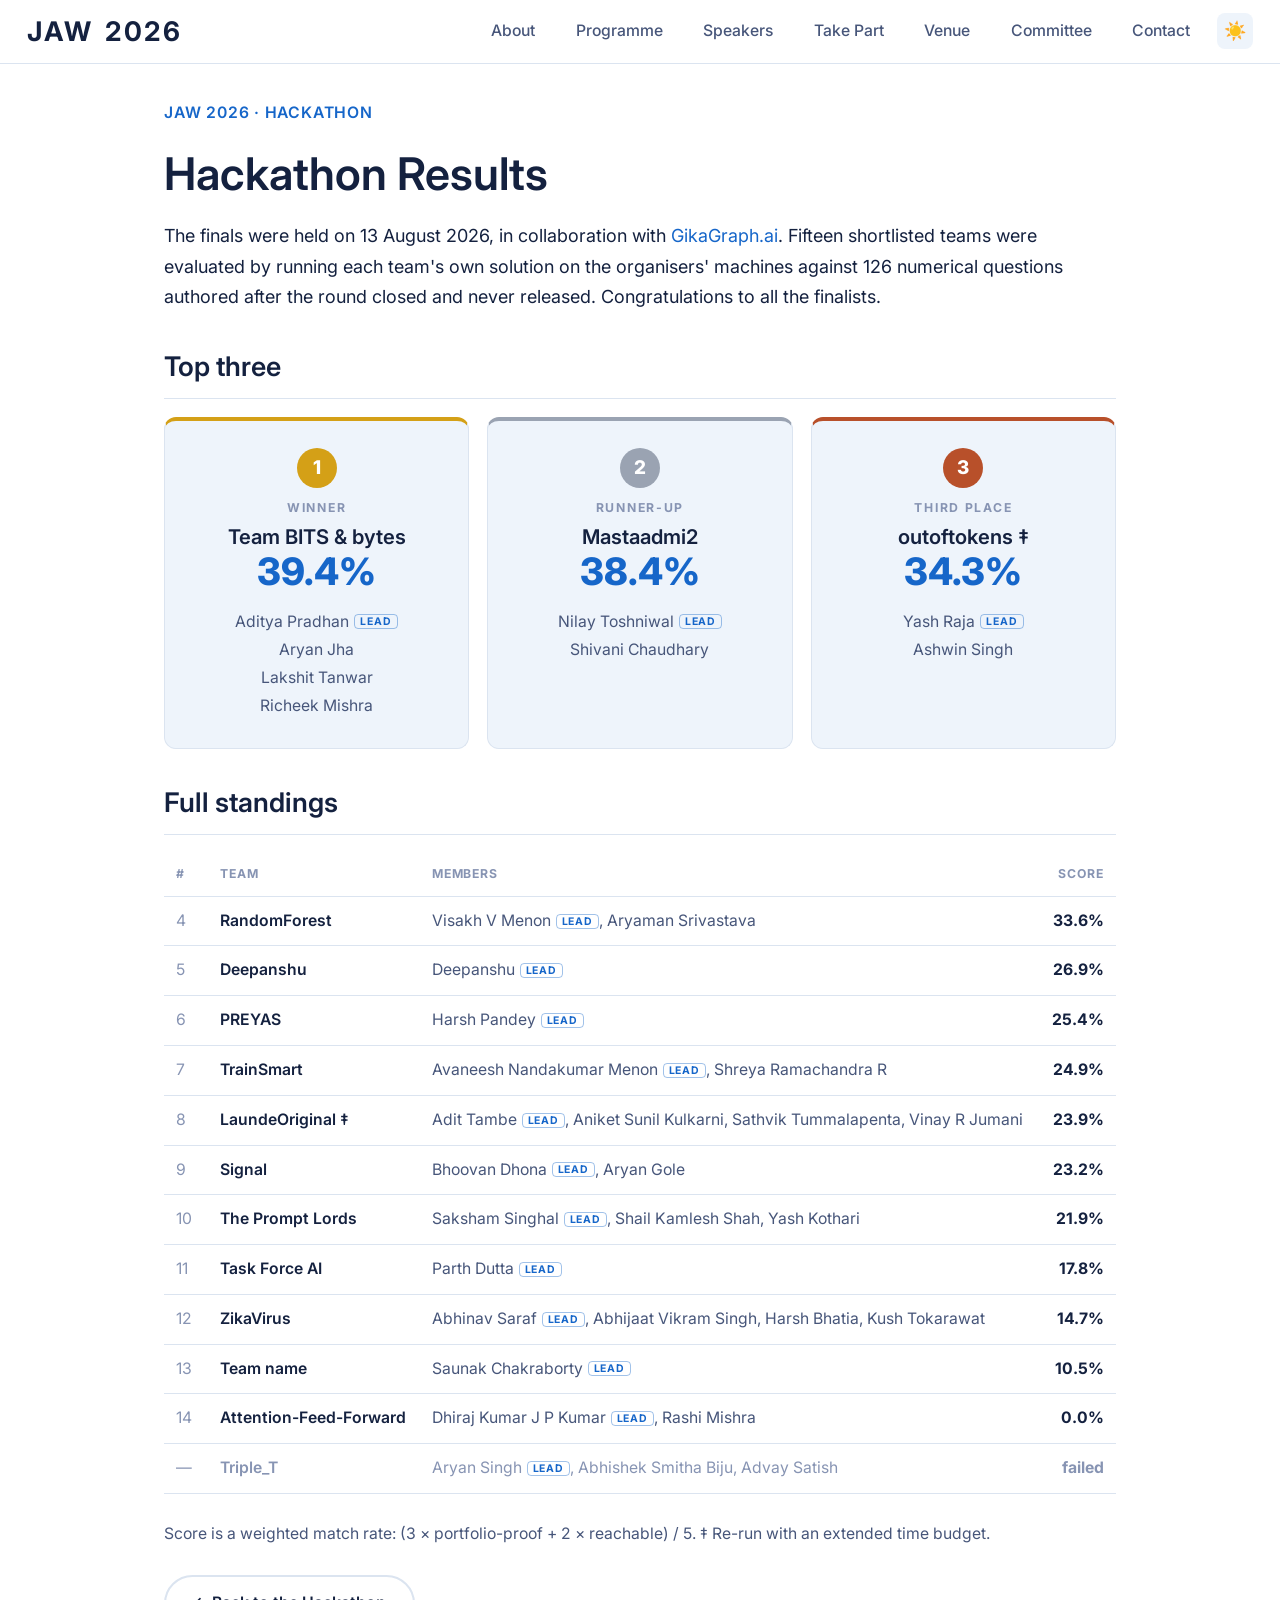
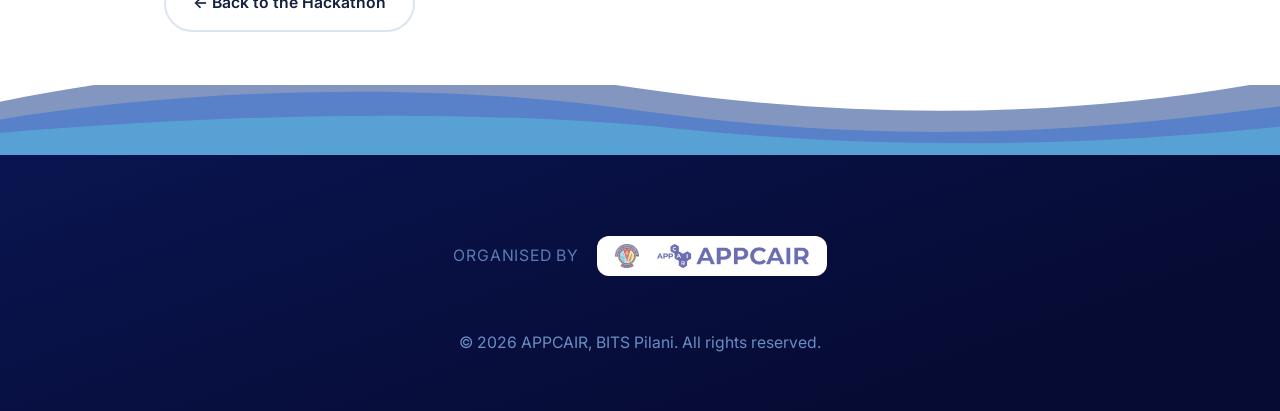
<file: results.html>
<!DOCTYPE html>
<html lang="en" data-theme="light">
<head>
    <meta charset="UTF-8">
    <meta name="viewport" content="width=device-width, initial-scale=1.0">
    <link rel="icon" href="assets/favicon.svg" type="image/svg+xml">
    <title>Hackathon Results | JAW 2026</title>
    <meta name="description" content="Final results of the JAW 2026 Hackathon, in collaboration with GikaGraph.ai. Winner: Team BITS & bytes.">
    <link rel="preconnect" href="https://fonts.googleapis.com">
    <link rel="preconnect" href="https://fonts.gstatic.com" crossorigin>
    <link href="https://fonts.googleapis.com/css2?family=Inter:wght@400;500;600;700;800&display=swap" rel="stylesheet">
    <link rel="stylesheet" href="styles.css">
</head>
<body>
    <header class="site-header">
        <div class="header-left">
            <a href="index.html" class="header-logo"><span>JAW</span><span>2026</span></a>
        </div>
        <div class="header-right">
            <a href="index.html#about" class="header-link">About</a>
            <a href="index.html#programme" class="header-link">Programme</a>
            <a href="index.html#speakers" class="header-link">Speakers</a>
            <a href="index.html#participate" class="header-link">Take Part</a>
            <a href="index.html#venue" class="header-link">Venue</a>
            <a href="index.html#committee" class="header-link">Committee</a>
            <a href="index.html#contact" class="header-link">Contact</a>
            <button class="nav-toggle" id="navToggle" aria-label="Toggle menu"><span></span><span></span><span></span></button>
            <button id="theme-toggle" aria-label="Toggle dark mode"><span class="sun-icon">☀️</span><span class="moon-icon">🌙</span></button>
        </div>
    </header>

    <nav class="mobile-menu" id="mobileMenu">
        <a href="index.html#about">About</a>
        <a href="index.html#programme">Programme</a>
        <a href="index.html#speakers">Speakers</a>
        <a href="index.html#participate">Take Part</a>
        <a href="index.html#venue">Venue</a>
        <a href="index.html#committee">Committee</a>
        <a href="index.html#contact">Contact</a>
    </nav>

    <main>
        <section class="content-section stub-page">
            <p class="eyebrow">JAW 2026 &middot; Hackathon</p>
            <h1>Hackathon Results</h1>
            <p>
                The finals were held on 13 August 2026, in collaboration with
                <a href="https://www.gikagraph.ai/" target="_blank" rel="noopener">GikaGraph.ai</a>. Fifteen
                shortlisted teams were evaluated by running each team's own solution on the organisers'
                machines against 126 numerical questions authored after the round closed and never released.
                Congratulations to all the finalists.
            </p>

            <h2>Top three</h2>
            <div class="podium">
                <div class="podium-card podium-card--1">
                    <span class="podium-rank">1</span>
                    <span class="podium-label">Winner</span>
                    <h3 class="podium-team">Team BITS &amp; bytes</h3>
                    <p class="podium-score">39.4%</p>
                    <ul class="podium-members"><li>Aditya Pradhan<span class="lead-tag">Lead</span></li><li>Aryan Jha</li><li>Lakshit Tanwar</li><li>Richeek Mishra</li></ul>
                </div>
                <div class="podium-card podium-card--2">
                    <span class="podium-rank">2</span>
                    <span class="podium-label">Runner-up</span>
                    <h3 class="podium-team">Mastaadmi2</h3>
                    <p class="podium-score">38.4%</p>
                    <ul class="podium-members"><li>Nilay Toshniwal<span class="lead-tag">Lead</span></li><li>Shivani Chaudhary</li></ul>
                </div>
                <div class="podium-card podium-card--3">
                    <span class="podium-rank">3</span>
                    <span class="podium-label">Third place</span>
                    <h3 class="podium-team">outoftokens &Dagger;</h3>
                    <p class="podium-score">34.3%</p>
                    <ul class="podium-members"><li>Yash Raja<span class="lead-tag">Lead</span></li><li>Ashwin Singh</li></ul>
                </div>
            </div>

            <h2>Full standings</h2>
            <div class="table-wrap">
                <table class="standings">
                    <thead>
                        <tr><th class="st-rank">#</th><th>Team</th><th>Members</th><th class="st-score">Score</th></tr>
                    </thead>
                    <tbody>
                    <tr>
                        <td class="st-rank">4</td>
                        <td class="st-team">RandomForest</td>
                        <td class="st-members"><span>Visakh V Menon<span class="lead-tag">Lead</span></span>, <span>Aryaman Srivastava</span></td>
                        <td class="st-score">33.6%</td>
                    </tr>
                    <tr>
                        <td class="st-rank">5</td>
                        <td class="st-team">Deepanshu</td>
                        <td class="st-members"><span>Deepanshu<span class="lead-tag">Lead</span></span></td>
                        <td class="st-score">26.9%</td>
                    </tr>
                    <tr>
                        <td class="st-rank">6</td>
                        <td class="st-team">PREYAS</td>
                        <td class="st-members"><span>Harsh Pandey<span class="lead-tag">Lead</span></span></td>
                        <td class="st-score">25.4%</td>
                    </tr>
                    <tr>
                        <td class="st-rank">7</td>
                        <td class="st-team">TrainSmart</td>
                        <td class="st-members"><span>Avaneesh Nandakumar Menon<span class="lead-tag">Lead</span></span>, <span>Shreya Ramachandra R</span></td>
                        <td class="st-score">24.9%</td>
                    </tr>
                    <tr>
                        <td class="st-rank">8</td>
                        <td class="st-team">LaundeOriginal &Dagger;</td>
                        <td class="st-members"><span>Adit Tambe<span class="lead-tag">Lead</span></span>, <span>Aniket Sunil Kulkarni</span>, <span>Sathvik Tummalapenta</span>, <span>Vinay R Jumani</span></td>
                        <td class="st-score">23.9%</td>
                    </tr>
                    <tr>
                        <td class="st-rank">9</td>
                        <td class="st-team">Signal</td>
                        <td class="st-members"><span>Bhoovan Dhona<span class="lead-tag">Lead</span></span>, <span>Aryan Gole</span></td>
                        <td class="st-score">23.2%</td>
                    </tr>
                    <tr>
                        <td class="st-rank">10</td>
                        <td class="st-team">The Prompt Lords</td>
                        <td class="st-members"><span>Saksham Singhal<span class="lead-tag">Lead</span></span>, <span>Shail Kamlesh Shah</span>, <span>Yash Kothari</span></td>
                        <td class="st-score">21.9%</td>
                    </tr>
                    <tr>
                        <td class="st-rank">11</td>
                        <td class="st-team">Task Force AI</td>
                        <td class="st-members"><span>Parth Dutta<span class="lead-tag">Lead</span></span></td>
                        <td class="st-score">17.8%</td>
                    </tr>
                    <tr>
                        <td class="st-rank">12</td>
                        <td class="st-team">ZikaVirus</td>
                        <td class="st-members"><span>Abhinav Saraf<span class="lead-tag">Lead</span></span>, <span>Abhijaat Vikram Singh</span>, <span>Harsh Bhatia</span>, <span>Kush Tokarawat</span></td>
                        <td class="st-score">14.7%</td>
                    </tr>
                    <tr>
                        <td class="st-rank">13</td>
                        <td class="st-team">Team name</td>
                        <td class="st-members"><span>Saunak Chakraborty<span class="lead-tag">Lead</span></span></td>
                        <td class="st-score">10.5%</td>
                    </tr>
                    <tr>
                        <td class="st-rank">14</td>
                        <td class="st-team">Attention-Feed-Forward</td>
                        <td class="st-members"><span>Dhiraj Kumar J P Kumar<span class="lead-tag">Lead</span></span>, <span>Rashi Mishra</span></td>
                        <td class="st-score">0.0%</td>
                    </tr>
                    <tr class="st-failed">
                        <td class="st-rank">&mdash;</td>
                        <td class="st-team">Triple_T</td>
                        <td class="st-members"><span>Aryan Singh<span class="lead-tag">Lead</span></span>, <span>Abhishek Smitha Biju</span>, <span>Advay Satish</span></td>
                        <td class="st-score">failed</td>
                    </tr>
                    </tbody>
                </table>
            </div>

            <p style="margin-top: var(--space-6); font-size: var(--text-sm); color: var(--text-secondary);">
                Score is a weighted match rate: (3 &times; portfolio-proof + 2 &times; reachable) / 5.
                &Dagger; Re-run with an extended time budget.
            </p>

            <p><a href="hackathon.html" class="btn btn--secondary">&larr; Back to the Hackathon</a></p>
        </section>
    </main>

    <footer class="footer">
        <div class="footer__inner">
            <div class="footer__organized-by">
                <span>Organised by</span>
                <div class="footer__org-logos">
                    <a href="https://www.bits-pilani.ac.in/" target="_blank" rel="noopener"><img src="assets/logos/bits-pilani.png" alt="BITS Pilani" class="footer__org-logo"></a>
                    <a href="https://www.appcair.bits-pilani.ac.in/" target="_blank" rel="noopener"><img src="assets/logos/appcair-lockup.png" alt="APPCAIR" class="footer__org-logo footer__org-logo--appcair"></a>
                </div>
            </div>
            <p class="footer__copyright">&copy; 2026 APPCAIR, BITS Pilani. All rights reserved.</p>
        </div>
    </footer>

    <script src="script.js"></script>
</body>
</html>
</file>
<file: styles.css>
/* =====================================================================
   JAW 2026 — Joint APPCAIR Workshop
   Joint APPCAIR Workshop, BITS Pilani, 14-15 August 2026.
   The accent colour is the APPCAIR brand indigo #2E3192, sampled from
   the official APPCAIR lockup.
   ===================================================================== */

/* ===== CSS Variables ===== */
:root {
    /* Typography - Inter for everything (standard academic) */
    --font-heading: 'Inter', -apple-system, BlinkMacSystemFont, 'Segoe UI', Roboto, sans-serif;
    --font-body: 'Inter', -apple-system, BlinkMacSystemFont, 'Segoe UI', Roboto, sans-serif;

    /* Font sizes */
    --text-sm: 0.875rem;
    --text-base: 1rem;
    --text-lg: 1.125rem;
    --text-xl: 1.25rem;
    --text-2xl: 1.5rem;
    --text-3xl: 2rem;
    --text-4xl: 2.5rem;

    /* Spacing */
    --space-1: 0.25rem;
    --space-2: 0.5rem;
    --space-3: 0.75rem;
    --space-4: 1rem;
    --space-5: 1.25rem;
    --space-6: 1.5rem;
    --space-8: 2rem;
    --space-10: 2.5rem;
    --space-12: 3rem;
    --space-16: 4rem;
    --space-20: 5rem;

    /* Layout */
    --content-width: 1000px;
    --content-padding: 24px;
    --nav-height: 64px;

    /* Light mode colors (default) — poster palette, blue-tinted */
    --bg-primary: #FFFFFF;
    --bg-secondary: #eef4fb;
    --bg-tertiary: #dbe6f5;
    --text-primary: #14213f;
    --text-secondary: #47567a;
    --text-tertiary: #8794b3;
    --accent: #1666c9;
    --accent-hover: #2f6fe0;
    --accent-light: #e3eefb;
    --border: #dbe4f0;
    --shadow: rgba(20, 33, 63, 0.08);
}

/* Dark mode — the poster's full navy treatment */
[data-theme="dark"] {
    --bg-primary: #070c30;
    --bg-secondary: #0c1240;
    --bg-tertiary: #12205e;
    --text-primary: #eaf3ff;
    --text-secondary: #b9c9e6;
    --text-tertiary: #8299c4;
    --accent: #5adce5;
    --accent-hover: #7ee8f0;
    --accent-light: #12305a;
    --border: rgba(120, 180, 255, 0.16);
    --shadow: rgba(0, 0, 0, 0.45);
}

/* ===== Base Styles ===== */
*, *::before, *::after {
    box-sizing: border-box;
    margin: 0;
    padding: 0;
}

html {
    font-size: 18px;
    scroll-behavior: smooth;
    scroll-padding-top: var(--nav-height);
}

body {
    font-family: var(--font-body);
    font-size: var(--text-base);
    line-height: 1.7;
    color: var(--text-primary);
    background-color: var(--bg-primary);
    transition: background-color 0.3s ease, color 0.3s ease;
    -webkit-font-smoothing: antialiased;
    -moz-osx-font-smoothing: grayscale;
}

/* ===== Typography ===== */
h1, h2, h3, h4, h5, h6 {
    font-family: var(--font-heading);
    font-weight: 600;
    line-height: 1.3;
    color: var(--text-primary);
}

h1 {
    font-size: clamp(var(--text-3xl), 5vw, var(--text-4xl));
    margin-bottom: var(--space-4);
}

h2 {
    font-size: var(--text-2xl);
    margin-top: var(--space-8);
    margin-bottom: var(--space-4);
    padding-bottom: var(--space-3);
    border-bottom: 1px solid var(--border);
}

h3 {
    font-size: var(--text-xl);
    margin-top: var(--space-6);
    margin-bottom: var(--space-3);
}

p {
    margin: 0 0 var(--space-6);
    color: var(--text-primary);
}

a {
    color: var(--accent);
    text-decoration: none;
    transition: color 0.2s ease;
}

a:hover {
    color: var(--accent-hover);
}

strong {
    font-weight: 600;
}

ul, ol {
    margin: var(--space-4) 0 var(--space-6);
    padding-left: var(--space-8);
}

li {
    margin-bottom: var(--space-4);
    line-height: 1.6;
}

li:last-child {
    margin-bottom: 0;
}

img {
    max-width: 100%;
    height: auto;
    display: block;
}

/* ===== Layout ===== */
.container {
    width: 100%;
    max-width: var(--content-width);
    margin: 0 auto;
    padding: 0 var(--content-padding);
}

.section {
    padding: var(--space-16) 0;
}

.section--alt {
    background-color: var(--bg-secondary);
}

/* ===== Site Header / Navigation ===== */
.site-header {
    position: fixed;
    top: 0;
    left: 0;
    right: 0;
    height: var(--nav-height);
    display: flex;
    align-items: center;
    justify-content: space-between;
    padding: 0 var(--space-6);
    background-color: var(--bg-primary);
    border-bottom: 1px solid var(--border);
    z-index: 1000;
    transition: background-color 0.3s ease, border-color 0.3s ease;
}

.header-left {
    display: flex;
    align-items: center;
    gap: var(--space-4);
}

.header-logo-img {
    height: 32px;
    width: auto;
}

[data-theme="dark"] .header-logo-img--invert {
    filter: invert(1);
}

.header-logo {
    display: flex;
    gap: 0.4em;
    font-family: var(--font-heading);
    font-size: var(--text-2xl);
    font-weight: 700;
    color: var(--text-primary);
    text-decoration: none;
}

.header-logo span {
    letter-spacing: 0.1em;
}

.header-logo:hover {
    color: var(--text-primary);
}

.header-right {
    display: flex;
    align-items: center;
    gap: var(--space-3);
}

.header-link {
    font-size: var(--text-sm);
    font-weight: 500;
    color: var(--text-secondary);
    text-decoration: none;
    padding: var(--space-2) var(--space-3);
    transition: color 0.2s ease;
}

.header-link:hover {
    color: var(--text-primary);
    text-decoration: none;
}

.header-btn {
    display: inline-flex;
    align-items: center;
    gap: var(--space-2);
    font-size: var(--text-sm);
    font-weight: 500;
    color: var(--text-primary);
    text-decoration: none;
    padding: var(--space-2) var(--space-3);
    border-radius: 6px;
    background-color: var(--bg-secondary);
    transition: all 0.2s ease;
}

.header-btn:hover {
    color: var(--text-primary);
    background-color: var(--bg-tertiary);
    text-decoration: none;
}

/* Mobile menu toggle */
.nav-toggle {
    display: none;
    flex-direction: column;
    justify-content: center;
    gap: 5px;
    width: 36px;
    height: 36px;
    background: none;
    border: none;
    cursor: pointer;
    padding: 6px;
}

.nav-toggle span {
    display: block;
    width: 100%;
    height: 2px;
    background-color: var(--text-primary);
    transition: all 0.3s ease;
}

/* Mobile menu - hidden by default on desktop */
.mobile-menu {
    display: none;
}

/* ===== Dark Mode Toggle ===== */
#theme-toggle {
    width: 36px;
    height: 36px;
    border: none;
    border-radius: 8px;
    background-color: var(--bg-secondary);
    cursor: pointer;
    display: flex;
    align-items: center;
    justify-content: center;
    transition: background-color 0.2s ease;
    font-size: 18px;
}

#theme-toggle:hover {
    background-color: var(--bg-tertiary);
}

[data-theme="light"] .moon-icon,
[data-theme="dark"] .sun-icon {
    display: none;
}

[data-theme="light"] .sun-icon,
[data-theme="dark"] .moon-icon {
    display: inline;
}

/* ===== Main Content ===== */
main {
    padding-top: var(--nav-height);
}

/* ===== Hero Section ===== */
.hero {
    display: flex;
    align-items: center;
    justify-content: center;
    text-align: center;
    padding: var(--space-20) var(--content-padding) var(--space-8);
    background-color: var(--bg-primary);
}

.hero__content {
    max-width: 800px;
}

.eyebrow {
    font-family: var(--font-body);
    font-size: var(--text-sm);
    font-weight: 600;
    letter-spacing: 0.05em;
    text-transform: uppercase;
    color: var(--accent);
    margin-bottom: var(--space-4);
}

.hero__title {
    margin-bottom: var(--space-4);
}

.hero__title--easter-egg .egg {
    transition: color 0.3s ease;
}

.hero__title--easter-egg:hover .egg {
    color: var(--accent);
}

.hero__subtitle {
    font-size: var(--text-lg);
    color: var(--text-secondary);
    margin-bottom: var(--space-8);
    line-height: 1.6;
}

.hero__cta {
    display: flex;
    flex-wrap: wrap;
    gap: var(--space-3);
    justify-content: center;
}

.hero__signup {
    width: 100%;
    margin-top: var(--space-2);
    font-size: var(--text-sm);
    font-weight: 500;
    color: var(--text-primary);
    text-align: center;
}

.hero__signup a {
    color: var(--accent);
    text-decoration: underline;
    text-underline-offset: 2px;
}

.hero__signup a:hover {
    color: var(--accent-hover);
}

/* ===== Supported By ===== */
.supported-by {
    margin-top: var(--space-8);
    text-align: center;
    max-width: var(--content-width);
    margin-left: auto;
    margin-right: auto;
}

.supported-by__label {
    font-size: var(--text-sm);
    font-weight: 500;
    text-transform: uppercase;
    letter-spacing: 0.1em;
    color: var(--text-tertiary);
    margin-bottom: var(--space-6);
}

.supported-by__logos {
    display: flex;
    align-items: center;
    justify-content: center;
    gap: var(--space-8);
    flex-wrap: nowrap;
}

.supported-by__logos .logo--circular {
    height: clamp(40px, 5vw, 60px);
}

.supported-by__logos img {
    height: clamp(28px, 3.5vw, 44px);
    max-width: clamp(90px, 12vw, 150px);
    width: auto;
    object-fit: contain;
}

[data-theme="dark"] .supported-by__logos .logo--invert {
    filter: invert(1);
}

[data-theme="dark"] .supported-by__logos .logo--white {
    filter: brightness(0) invert(1);
}

/* Awards Sponsors section (team.html) — left-aligned, larger logos */
#awards-sponsors .supported-by__logos {
    justify-content: flex-start;
    gap: var(--space-12);
    margin-top: var(--space-8);
    margin-bottom: var(--space-8);
}

#awards-sponsors .supported-by__logos img {
    height: clamp(44px, 5.5vw, 64px);
    max-width: clamp(120px, 16vw, 180px);
}

/* ===== Buttons ===== */
.btn {
    display: inline-flex;
    align-items: center;
    justify-content: center;
    gap: var(--space-2);
    padding: var(--space-3) var(--space-6);
    font-family: var(--font-body);
    font-size: var(--text-sm);
    font-weight: 600;
    text-decoration: none;
    border-radius: 50px;
    border: 2px solid transparent;
    cursor: pointer;
    transition: all 0.2s ease;
    box-shadow: 0 2px 8px var(--shadow);
}

.btn:hover {
    transform: translateY(-2px);
    box-shadow: 0 4px 12px var(--shadow);
}

.btn--pill {
    padding: var(--space-1) var(--space-4);
    font-size: 0.8rem;
    background-color: var(--accent);
    color: #ffffff;
    border-color: var(--accent);
    box-shadow: none;
}

.btn--pill:hover {
    background-color: var(--accent-hover);
    border-color: var(--accent-hover);
    color: #ffffff;
    box-shadow: none;
}

.btn--primary {
    background-color: var(--text-primary);
    color: var(--bg-primary);
    border-color: var(--text-primary);
}

.btn--primary:hover {
    color: var(--bg-primary);
}

.btn--secondary {
    background-color: transparent;
    color: var(--text-primary);
    border-color: var(--border);
    box-shadow: none;
}

.btn--secondary:hover {
    background-color: var(--bg-secondary);
    box-shadow: none;
}

.btn--disabled {
    background-color: var(--bg-secondary);
    color: var(--text-tertiary);
    border-color: var(--border);
    box-shadow: none;
    cursor: not-allowed;
    opacity: 0.7;
}

.btn--disabled:hover {
    transform: none;
    box-shadow: none;
}

/* ===== Content Sections ===== */
.content-section {
    max-width: var(--content-width);
    margin: 0 auto;
    padding: var(--space-8) var(--content-padding);
}

.content-section h2:first-child {
    margin-top: 0;
}

/* ===== Highlight Box (like TL;DR) ===== */
.highlight-box {
    background-color: var(--bg-secondary);
    border-radius: 12px;
    padding: var(--space-6) var(--space-8);
    margin: var(--space-8) 0;
    border-left: 4px solid var(--accent);
}

.highlight-box h3 {
    margin-top: 0;
    font-size: var(--text-xl);
}

.highlight-box p:last-child {
    margin-bottom: 0;
}

/* ===== Cards Grid ===== */
.cards-grid {
    display: grid;
    grid-template-columns: repeat(auto-fit, minmax(280px, 1fr));
    gap: var(--space-6);
    margin: var(--space-8) 0;
}

.card {
    background-color: var(--bg-secondary);
    border-radius: 12px;
    padding: var(--space-6);
    transition: transform 0.2s ease, box-shadow 0.2s ease;
}

.card:hover {
    transform: translateY(-4px);
    box-shadow: 0 8px 24px var(--shadow);
}

.card h3 {
    margin-top: 0;
    margin-bottom: var(--space-3);
    font-size: var(--text-lg);
}

.card p {
    margin-bottom: 0;
    color: var(--text-secondary);
    font-size: var(--text-sm);
}

/* ===== Timeline ===== */
.timeline {
    margin: var(--space-8) 0;
}

.timeline-row {
    display: grid;
    grid-template-columns: repeat(2, 1fr);
    gap: var(--space-8);
    padding: var(--space-3) 0;
    border-bottom: 1px solid var(--border);
}

.timeline-row:last-child {
    border-bottom: none;
}

.timeline-item {
    display: flex;
    gap: var(--space-4);
}

.timeline-date {
    flex-shrink: 0;
    width: 100px;
    display: flex;
    flex-direction: column;
    color: var(--accent);
}

.timeline-date__day {
    font-weight: 600;
    font-size: var(--text-lg);
    line-height: 1.2;
}

.timeline-date__year {
    font-size: var(--text-sm);
    opacity: 0.8;
}

.timeline-content {
    flex: 1;
}

.timeline-content h4 {
    margin: 0 0 var(--space-1);
    font-family: var(--font-body);
    font-weight: 600;
    font-size: var(--text-base);
}

.timeline-content p {
    margin: 0;
    color: var(--text-secondary);
    font-size: var(--text-sm);
}

/* ===== Team Grid ===== */
.team-grid {
    display: grid;
    grid-template-columns: repeat(auto-fill, minmax(200px, 1fr));
    gap: var(--space-6);
    margin: var(--space-6) 0;
}

.team-member {
    text-align: center;
    padding: var(--space-4);
}

.team-member__image {
    width: 80px;
    height: 80px;
    border-radius: 50%;
    background-color: var(--bg-tertiary);
    margin: 0 auto var(--space-3);
    overflow: hidden;
    display: flex;
    align-items: center;
    justify-content: center;
}

.team-member__image img {
    width: 100%;
    height: 100%;
    object-fit: cover;
}

.team-member__image-placeholder {
    color: var(--text-tertiary);
    font-size: var(--text-2xl);
}

.team-member h4 {
    margin: 0 0 var(--space-1);
    font-family: var(--font-body);
    font-weight: 600;
    font-size: var(--text-base);
}

.team-member__role {
    margin: 0 0 var(--space-1);
    color: var(--text-secondary);
    font-size: var(--text-sm);
    font-style: italic;
}

.team-member__institution {
    margin: 0 0 var(--space-2);
    color: var(--text-secondary);
    font-size: var(--text-sm);
}

.team-member__social {
    display: flex;
    justify-content: center;
    gap: var(--space-3);
}

.team-member__social a {
    color: var(--text-tertiary);
    transition: color 0.2s ease;
}

.team-member__social a:hover {
    color: var(--accent);
}

.team-member__social svg {
    width: 18px;
    height: 18px;
}

/* Compact team list */
.team-list {
    display: grid;
    grid-template-columns: repeat(4, 1fr);
    gap: var(--space-4);
    margin: var(--space-6) 0 var(--space-4);
}

.team-list__item {
    display: flex;
    flex-direction: column;
    gap: 2px;
}

.team-list__name {
    font-family: var(--font-body);
    font-weight: 600;
    font-size: var(--text-base);
    color: var(--text-primary);
}

.team-list__role {
    font-size: var(--text-sm);
    color: var(--text-secondary);
    font-style: italic;
}

.team-list__institution {
    font-size: var(--text-sm);
    color: var(--text-secondary);
}

.team-list__social {
    display: flex;
    gap: var(--space-2);
    margin-top: var(--space-1);
}

.team-list__social a {
    color: var(--text-tertiary);
    transition: color 0.2s ease;
}

.team-list__social a:hover {
    color: var(--accent);
}

.team-list__social svg {
    width: 16px;
    height: 16px;
}

@media (max-width: 1024px) {
    .team-list {
        grid-template-columns: repeat(2, 1fr);
    }
}

@media (max-width: 480px) {
    .team-list {
        grid-template-columns: 1fr;
    }
}

/* ===== Team Page ===== */
.team-hero {
    padding: calc(var(--nav-height) + var(--space-8)) var(--content-padding) var(--space-8);
    max-width: var(--content-width);
    margin: 0 auto;
}

.team-hero .eyebrow {
    text-align: left;
    margin-bottom: var(--space-3);
    text-transform: none;
}

.team-hero h1 {
    font-size: clamp(2rem, 5vw, 3rem);
    margin-bottom: var(--space-4);
    line-height: 1.15;
}

.team-hero__subtitle {
    font-size: var(--text-lg);
    color: var(--text-secondary);
    margin-bottom: 0;
    line-height: 1.6;
}

.team-member__areas {
    display: flex;
    flex-wrap: wrap;
    justify-content: center;
    gap: 6px;
    margin: var(--space-2) 0;
}

/* ===== Team Card (horizontal, used on team.html) ===== */
.team-card {
    display: flex;
    flex-direction: row;
    align-items: flex-start;
    gap: var(--space-3);
    padding: var(--space-3);
    border-radius: 8px;
    background-color: transparent;
    transition: background-color 0.2s ease;
}

.team-card:hover {
    background-color: var(--bg-secondary);
}

.team-card__photo {
    width: 72px;
    height: 72px;
    min-width: 72px;
    border-radius: 50%;
    object-fit: cover;
    background-color: var(--bg-tertiary);
    flex-shrink: 0;
}

.team-card__body {
    display: flex;
    flex-direction: column;
    gap: 4px;
    min-width: 0;
    flex: 1;
}

.team-card__name-row {
    display: flex;
    align-items: center;
    gap: var(--space-2);
    flex-wrap: wrap;
}

.team-card__name {
    margin: 0;
    font-family: var(--font-body);
    font-weight: 600;
    font-size: var(--text-base);
    color: var(--text-primary);
    line-height: 1.3;
}

.team-card__chair-badge {
    display: inline-block;
    background-color: var(--accent);
    color: #fff;
    font-size: 0.65rem;
    font-weight: 600;
    letter-spacing: 0.5px;
    text-transform: uppercase;
    padding: 2px 7px;
    border-radius: 999px;
}

.team-card__role {
    margin: 0;
    font-size: var(--text-sm);
    color: var(--text-secondary);
    font-style: italic;
    line-height: 1.35;
}

.team-card__institution {
    margin: 0;
    font-size: var(--text-sm);
    color: var(--text-secondary);
    line-height: 1.35;
}

.team-card__areas {
    display: flex;
    flex-wrap: wrap;
    gap: 2px 8px;
    margin-top: 0;
}

.team-card__social {
    display: flex;
    gap: var(--space-2);
    margin-top: 0;
}

.team-card__social a {
    color: var(--text-tertiary);
    transition: color 0.2s ease;
}

.team-card__social a:hover {
    color: var(--accent);
}

.team-card__social svg {
    width: 16px;
    height: 16px;
}

/* Compact variant — used on the Program Committee */
.team-card--compact .team-card__photo {
    width: 56px;
    height: 56px;
    min-width: 56px;
}

.team-card--compact .team-card__name {
    font-size: 0.875rem;
}

.team-card--compact .team-card__chair-badge {
    font-size: 0.6rem;
    padding: 2px 6px;
}

.team-card--compact .team-card__role,
.team-card--compact .team-card__institution {
    font-size: 0.75rem;
}

.team-card--compact .team-pill {
    font-size: 0.625rem;
    padding: 3px 6px 3px 0;
}

.team-card--compact .team-card__social svg {
    width: 14px;
    height: 14px;
}

.team-pill {
    display: inline-block;
    padding: 4px 7px 4px 0;
    border-radius: 0;
    font-family: var(--font-body);
    font-size: 0.7rem;
    font-weight: 400;
    letter-spacing: 0.2px;
    color: var(--accent);
    background-color: transparent;
    white-space: nowrap;
}

/* Fixed 2-column layout (e.g., Steering: 5 members → 2 + 2 + 1) */
.team-grid--2col {
    grid-template-columns: repeat(2, 1fr);
}

@media (max-width: 640px) {
    .team-grid--2col {
        grid-template-columns: 1fr;
    }
}

/* 3-column layout for larger committees */
.team-grid--3col {
    grid-template-columns: repeat(3, 1fr);
}

@media (max-width: 900px) {
    .team-grid--3col {
        grid-template-columns: repeat(2, 1fr);
    }
}

@media (max-width: 560px) {
    .team-grid--3col {
        grid-template-columns: 1fr;
    }
}

/* ===== Footer ===== */
.footer {
    background-color: var(--bg-secondary);
    color: var(--text-primary);
    padding: var(--space-12) 0 var(--space-6);
    border-top: 1px solid var(--border);
}

.footer__inner {
    max-width: var(--content-width);
    margin: 0 auto;
    padding: 0 var(--content-padding);
}

.footer__columns {
    display: grid;
    grid-template-columns: 1fr 1fr;
    gap: var(--space-8);
    padding-bottom: var(--space-8);
    margin-bottom: var(--space-6);
    border-bottom: 1px solid var(--border);
}

.footer__col h4 {
    font-size: var(--text-sm);
    font-weight: 600;
    text-transform: uppercase;
    letter-spacing: 0.05em;
    color: var(--text-tertiary);
    margin: 0 0 var(--space-4);
}

.footer__links,
.footer__emails {
    list-style: none;
    padding: 0;
    margin: 0;
}

.footer__links li,
.footer__emails li {
    margin-bottom: var(--space-2);
}

.footer__links a,
.footer__emails a {
    color: var(--text-secondary);
    font-size: var(--text-sm);
    transition: color 0.2s ease;
}

.footer__links a:hover,
.footer__emails a:hover {
    color: var(--text-primary);
}

.footer__social {
    display: flex;
    gap: var(--space-4);
    margin-top: var(--space-4);
}

.footer__social a {
    color: var(--text-tertiary);
    transition: color 0.2s ease;
}

.footer__social a:hover {
    color: var(--accent-hover);
}

.footer__social svg {
    width: 20px;
    height: 20px;
}

.footer__organized-by {
    display: flex;
    align-items: center;
    justify-content: center;
    gap: var(--space-4);
    padding: var(--space-6) 0;
}

.footer__organized-by span {
    font-size: var(--text-sm);
    color: var(--text-tertiary);
    text-transform: uppercase;
    letter-spacing: 0.05em;
}

.footer__org-logos {
    display: flex;
    align-items: center;
    gap: var(--space-4);
}

.footer__org-logo {
    height: 24px;
    width: auto;
    opacity: 0.7;
}

[data-theme="dark"] .footer__org-logo--invert {
    filter: invert(1);
}

.footer__copyright {
    text-align: center;
    padding-top: var(--space-6);
    color: var(--text-tertiary);
    font-size: var(--text-sm);
}

.footer__credit {
    text-align: left;
    color: var(--text-tertiary);
    font-size: 0.72rem;
    margin-top: var(--space-2);
    opacity: 0.7;
}

.footer__credit a {
    color: var(--accent);
    text-decoration: underline;
}

/* ===== Responsive ===== */
@media (max-width: 1024px) {
    html {
        font-size: 17px;
    }

    .site-header {
        padding: 0 var(--space-4);
    }

    .header-right {
        gap: var(--space-2);
    }

    .header-btn {
        padding: var(--space-2);
        font-size: 0;
        gap: 0;
    }

    .header-btn span {
        display: none;
    }

    .nav-toggle {
        display: flex;
    }

    .header-link {
        display: none;
    }

    .header-right .header-btn {
        display: none;
    }

    .header-right #theme-toggle {
        display: flex;
    }

    /* Mobile menu */
    .mobile-menu {
        display: block;
        position: fixed;
        top: var(--nav-height);
        left: 0;
        right: 0;
        background-color: var(--bg-primary);
        border-bottom: 1px solid var(--border);
        padding: var(--space-4);
        transform: translateY(-100%);
        opacity: 0;
        visibility: hidden;
        transition: all 0.3s ease;
        z-index: 999;
    }

    .mobile-menu.active {
        transform: translateY(0);
        opacity: 1;
        visibility: visible;
    }

    .mobile-menu a {
        display: block;
        padding: var(--space-3) 0;
        color: var(--text-primary);
        font-weight: 500;
        border-bottom: 1px solid var(--border);
    }

    .mobile-menu a:last-child {
        border-bottom: none;
    }

    .hero {
        padding: var(--space-12) var(--content-padding);
    }

    .content-section {
        padding: var(--space-12) var(--content-padding);
    }

    .timeline-row {
        grid-template-columns: 1fr;
    }

    .timeline-item {
        flex-direction: column;
        gap: var(--space-2);
    }

    .timeline-date {
        width: auto;
    }

    .footer__columns {
        grid-template-columns: 1fr;
        gap: var(--space-6);
    }
}

@media (max-width: 900px) {
    .supported-by__logos {
        display: flex;
        flex-wrap: wrap;
        justify-content: center;
        align-items: center;
        gap: var(--space-4) var(--space-6);
    }

    .supported-by__logos img {
        height: 32px;
        max-width: 110px;
    }

    .supported-by__logos .logo--circular {
        height: 44px;
        max-width: none;
    }
}

@media (max-width: 480px) {
    html {
        font-size: 16px;
    }

    .hero__cta {
        flex-direction: column;
    }

    .btn {
        width: 100%;
    }
}

/* ===== Print Styles ===== */
@media print {
    .site-header,
    #theme-toggle,
    .nav-toggle {
        display: none;
    }

    main {
        padding-top: 0;
    }

    body {
        background: white;
        color: black;
    }
}

/* =====================================================================
   Additional components
   ===================================================================== */

/* Status pill, e.g. "Coming soon" / "Confirmed" */
.pill {
    display: inline-block;
    padding: 2px 10px;
    border: 1px solid var(--border);
    border-radius: 50px;
    font-size: 0.72rem;
    font-weight: 600;
    letter-spacing: 0.04em;
    text-transform: uppercase;
    color: var(--text-tertiary);
    white-space: nowrap;
}

.pill--accent {
    color: var(--accent);
    border-color: var(--accent);
}

/* Card used as a link */
.card--link {
    display: block;
    color: inherit;
}

.card--link:hover {
    color: inherit;
}

.card__meta {
    display: block;
    margin-top: var(--space-4);
    font-size: var(--text-sm);
    font-weight: 600;
    color: var(--accent);
}

/* Lists inside cards (day-by-day outline) */
.card ul {
    margin: var(--space-3) 0 0;
    padding-left: var(--space-5);
}

.card ul li {
    margin-bottom: var(--space-2);
    font-size: var(--text-sm);
    color: var(--text-secondary);
    line-height: 1.5;
}

.card__eyebrow {
    display: block;
    margin-bottom: var(--space-2);
    font-size: var(--text-sm);
    font-weight: 600;
    letter-spacing: 0.04em;
    text-transform: uppercase;
    color: var(--accent);
}

/* Speaker cards reuse .team-grid / .team-member */
.team-member__day {
    margin: var(--space-2) 0 0;
    font-size: var(--text-sm);
    color: var(--text-tertiary);
}

.team-member--tba .team-member__image {
    border: 1px dashed var(--border);
    background-color: transparent;
}

/* Committee portfolio groups */
.portfolio-group {
    margin-bottom: var(--space-6);
}

.portfolio-group h4 {
    margin: 0 0 var(--space-2);
    font-family: var(--font-body);
    font-size: var(--text-sm);
    font-weight: 600;
    text-transform: uppercase;
    letter-spacing: 0.05em;
    color: var(--text-tertiary);
}

.portfolio-group p {
    margin: 0;
    color: var(--text-primary);
}

.portfolio-grid {
    display: grid;
    grid-template-columns: repeat(3, 1fr);
    gap: var(--space-6);
    margin: var(--space-6) 0;
}

@media (max-width: 900px) {
    .portfolio-grid { grid-template-columns: repeat(2, 1fr); }
}

@media (max-width: 560px) {
    .portfolio-grid { grid-template-columns: 1fr; }
}

/* Key facts row under the hero title */
.hero__facts {
    display: flex;
    flex-wrap: wrap;
    justify-content: center;
    gap: var(--space-3) var(--space-6);
    margin-bottom: var(--space-8);
    font-size: var(--text-lg);
    font-weight: 600;
    color: var(--text-primary);
}

.hero__facts span {
    display: inline-flex;
    align-items: center;
    gap: var(--space-2);
}

.hero__facts svg {
    width: 18px;
    height: 18px;
    color: var(--accent);
    flex-shrink: 0;
}

@media (max-width: 480px) {
    .hero__facts { font-size: var(--text-base); }
}

/* "Details coming soon" interior pages */
.stub-page {
    min-height: 60vh;
}

.stub-page .eyebrow {
    text-align: left;
}

/* APPCAIR lockup is a wide horizontal logo, so it needs its own sizing
   rather than the square-ish defaults in .supported-by__logos. */
.supported-by__logos .logo--appcair {
    height: clamp(24px, 3vw, 36px);
    max-width: clamp(170px, 24vw, 270px);
}

.footer__org-logo--appcair {
    height: 24px;
    max-width: 175px;
}

/* In the poster theme the hero and footer logo groups always sit on a white
   chip, so the navy APPCAIR lockup stays as-is in both light and dark mode. */
[data-theme="dark"] .supported-by__logos .logo--appcair,
[data-theme="dark"] .footer__org-logo--appcair {
    filter: none;
}

/* Leadership, called out above the portfolio grid */
.committee-leads {
    display: grid;
    grid-template-columns: repeat(2, 1fr);
    gap: var(--space-4);
    margin: var(--space-6) 0 var(--space-4);
}

@media (max-width: 640px) {
    .committee-leads { grid-template-columns: 1fr; }
}

.committee-chair {
    padding: var(--space-4) var(--space-6);
    background-color: var(--bg-secondary);
    border-left: 4px solid var(--accent);
    border-radius: 12px;
}

.committee-chair__campus {
    display: block;
    margin-top: var(--space-1);
    font-size: var(--text-sm);
    color: var(--text-secondary);
}

.committee-chair h4 {
    margin: 0 0 var(--space-1);
    font-family: var(--font-body);
    font-size: var(--text-sm);
    font-weight: 600;
    text-transform: uppercase;
    letter-spacing: 0.05em;
    color: var(--text-tertiary);
}

.committee-chair p {
    margin: 0;
    font-size: var(--text-lg);
    font-weight: 600;
    color: var(--text-primary);
}

/* =====================================================================
   Poster theme — dark-navy hero band + wave footer
   The hero and footer carry the poster's identity (deep navy, cyan,
   circuit ring, wave ribbon) in both light and dark mode. The reading
   content between them follows the light/dark tokens above.
   ===================================================================== */

/* ---- Primary button: blue-to-cyan gradient ---- */
.btn--primary {
    background: linear-gradient(135deg, #1666c9 0%, #33c6e0 100%);
    border-color: transparent;
    color: #fff;
    box-shadow: 0 4px 14px rgba(22, 102, 201, .28);
}
.btn--primary:hover { color: #fff; box-shadow: 0 8px 22px rgba(22, 102, 201, .36); }

/* ---- Dark-navy hero, straight off the poster ---- */
.hero {
    position: relative;
    overflow: hidden;
    background:
        radial-gradient(90% 120% at 82% 20%, #123a8f 0%, transparent 55%),
        radial-gradient(80% 100% at 12% 100%, #0e2170 0%, transparent 60%),
        linear-gradient(160deg, #0a1550 0%, #060b33 70%);
    color: #eaf3ff;
}
.hero::after {
    content: "";
    position: absolute;
    top: -80px; right: -100px;
    width: 640px; height: 640px;
    background: url("assets/circuit.svg") no-repeat center / contain;
    opacity: .5;
    pointer-events: none;
}
.hero__content { position: relative; z-index: 1; }

.hero .eyebrow { color: #5adce5; }
.hero__title { color: #ffffff; text-shadow: 0 0 30px rgba(90, 220, 229, .28); }
.hero__facts { color: #dbe9ff; }
.hero__facts svg { color: #5adce5; }
.hero__subtitle { color: rgba(219, 233, 255, .82); }

.hero .btn--secondary {
    background: rgba(255, 255, 255, .06);
    border-color: rgba(147, 197, 253, .5);
    color: #eaf3ff;
}
.hero .btn--secondary:hover { background: rgba(255, 255, 255, .14); color: #fff; }
.hero .supported-by__label { color: rgba(219, 233, 255, .6); }

/* logos sit on a white chip so both the crest and the navy lockup read */
.hero .supported-by__logos {
    background: #ffffff;
    border-radius: 14px;
    padding: 14px 26px;
    display: inline-flex;
    box-shadow: 0 10px 30px rgba(0, 0, 0, .28);
}

/* ---- Dark footer with a wave lip on top ---- */
.footer {
    position: relative;
    background: linear-gradient(160deg, #0a1550 0%, #060b33 80%);
    color: rgba(219, 233, 255, .72);
    border-top: 0;
    margin-top: 60px;
}
.footer::before {
    content: "";
    position: absolute;
    top: 0; left: 0; right: 0; height: 70px;
    transform: translateY(-100%);
    background: url("assets/wave.svg") no-repeat bottom / cover;
    pointer-events: none;
}
.footer__col h4,
.footer__copyright { color: rgba(147, 197, 253, .7); }
.footer__links a,
.footer__emails a { color: rgba(219, 233, 255, .78); }
.footer__links a:hover,
.footer__emails a:hover { color: #fff; }
.footer__columns,
.footer__organized-by { border-color: rgba(147, 197, 253, .18); }
.footer__organized-by span { color: rgba(147, 197, 253, .6); }
.footer__organized-by .footer__org-logos {
    background: #fff;
    border-radius: 12px;
    padding: 8px 18px;
}

/* ---- Dark-mode polish: cyan top rule on cards, like the poster panels ---- */
[data-theme="dark"] .card { border-top: 3px solid var(--accent); }
[data-theme="dark"] .highlight-box,
[data-theme="dark"] .committee-chair { border-left-color: var(--accent); }

/* =====================================================================
   Hackathon page
   ===================================================================== */

.hack-theme {
    font-family: var(--font-heading);
    font-size: clamp(1.4rem, 3.2vw, 2rem);
    font-weight: 700;
    line-height: 1.2;
    color: var(--text-primary);
    margin: var(--space-3) 0 var(--space-2);
}

.hack-tagline {
    font-style: italic;
    font-size: var(--text-lg);
    color: var(--accent);
    margin: 0 0 var(--space-6);
}

/* "In collaboration with" strip */
.collab {
    display: inline-flex;
    align-items: center;
    gap: var(--space-4);
    padding: var(--space-3) var(--space-5);
    border: 1px solid var(--border);
    border-radius: 12px;
    background: var(--bg-secondary);
    margin-bottom: var(--space-8);
    text-decoration: none;
    color: inherit;
    transition: border-color 0.2s ease, transform 0.2s ease;
}
.collab:hover { border-color: var(--accent); transform: translateY(-1px); color: inherit; }
.collab__label {
    font-size: var(--text-sm);
    font-weight: 600;
    text-transform: uppercase;
    letter-spacing: 0.05em;
    color: var(--text-tertiary);
}
.collab img { height: 30px; width: auto; }
.collab strong { font-weight: 700; color: var(--text-primary); }
[data-theme="dark"] .collab img { filter: brightness(1.4); }

/* Task input / output */
.spec-list { list-style: none; padding: 0; margin: var(--space-4) 0 0; }
.spec-list li {
    display: flex;
    gap: var(--space-4);
    padding: var(--space-4) 0;
    border-top: 1px solid var(--border);
    line-height: 1.6;
}
.spec-list li:last-child { border-bottom: 1px solid var(--border); }
.spec-list .spec-key {
    flex: 0 0 84px;
    font-weight: 700;
    color: var(--accent);
}

/* Scoring formula */
.formula {
    display: flex;
    align-items: center;
    justify-content: center;
    flex-wrap: wrap;
    gap: 0.5rem;
    padding: var(--space-6);
    margin: var(--space-6) 0;
    background: var(--bg-secondary);
    border-radius: 12px;
    border-left: 4px solid var(--accent);
    font-size: var(--text-lg);
    text-align: center;
}
.frac {
    display: inline-flex;
    flex-direction: column;
    text-align: center;
}
.frac .num { padding: 0 0.5rem 0.15rem; border-bottom: 2px solid currentColor; }
.frac .den { padding: 0.15rem 0.5rem 0; }

/* Hackathon timeline */
.hack-timeline {
    list-style: none;
    padding: 0;
    margin: var(--space-4) 0 0;
}
.hack-timeline li {
    position: relative;
    padding: 0 0 var(--space-6) var(--space-8);
    border-left: 2px solid var(--border);
    margin: 0;
}
.hack-timeline li:last-child {
    padding-bottom: 0;
    border-left-color: transparent;
}
.hack-timeline li::before {
    content: "";
    position: absolute;
    left: -8px;
    top: 3px;
    width: 14px;
    height: 14px;
    border-radius: 50%;
    background: var(--accent);
    border: 3px solid var(--bg-primary);
}
.hack-timeline .tl-date {
    display: block;
    font-weight: 700;
    font-size: var(--text-sm);
    letter-spacing: 0.03em;
    text-transform: uppercase;
    color: var(--accent);
    margin-bottom: var(--space-1);
}
.hack-timeline .tl-body {
    color: var(--text-secondary);
    line-height: 1.6;
}

/* =====================================================================
   Schedule (homepage)
   ===================================================================== */
.schedule {
    display: grid;
    grid-template-columns: 1fr 1fr;
    gap: var(--space-6);
    margin-top: var(--space-4);
}
@media (max-width: 760px) { .schedule { grid-template-columns: 1fr; } }

.sched-day {
    background: var(--bg-secondary);
    border: 1px solid var(--border);
    border-top: 3px solid var(--accent);
    border-radius: 12px;
    padding: var(--space-5) var(--space-6) var(--space-4);
}
.sched-day__title { margin: 0 0 var(--space-2); font-size: var(--text-lg); }

.sched-list { list-style: none; margin: 0; padding: 0; }
.sched-row {
    display: grid;
    grid-template-columns: 132px 1fr;
    gap: var(--space-3);
    padding: var(--space-3) 0;
    margin: 0;
    border-top: 1px solid var(--border);
}
.sched-row:first-child { border-top: 0; }
.sched-time {
    font-size: 0.78rem;
    font-weight: 600;
    color: var(--accent);
    line-height: 1.45;
}
.sched-sess { line-height: 1.45; }
.sched-sess strong { display: block; font-weight: 600; color: var(--text-primary); }
.sched-meta { font-size: var(--text-sm); color: var(--text-secondary); }
.sched-row--break .sched-time { color: var(--text-tertiary); }
.sched-row--break .sched-sess strong { font-weight: 500; font-style: italic; color: var(--text-secondary); }

/* Hackathon call-to-action button row */
.hack-cta {
    display: flex;
    flex-wrap: wrap;
    gap: var(--space-3);
    margin: 0 0 var(--space-8);
}
.btn svg { flex: none; }

/* Speaker name links to their profile */
.team-member h4 a {
    color: inherit;
    text-decoration: none;
}
.team-member h4 a:hover {
    color: var(--accent);
    text-decoration: underline;
    text-underline-offset: 2px;
}

/* Register button + highlighted BITS-email hint stacked beneath it */
.hack-cta { align-items: flex-start; }
.hack-cta__reg {
    display: inline-flex;
    flex-direction: column;
    gap: 7px;
}
.hack-cta__hint {
    text-align: center;
    font-size: 0.72rem;
    font-weight: 700;
    letter-spacing: 0.01em;
    color: var(--accent);
    background: var(--accent-light);
    border-radius: 7px;
    padding: 6px 10px;
}

/* Talk title under a speaker's affiliation */
.team-member__talk {
    margin: var(--space-2) 0 0;
    font-size: var(--text-sm);
    font-style: italic;
    color: var(--accent);
    line-height: 1.4;
}

/* ===== Sponsors ===== */
.sponsors {
    display: flex;
    flex-wrap: wrap;
    gap: var(--space-5);
    margin-top: var(--space-2);
}
.sponsor {
    display: inline-flex;
    align-items: center;
    gap: var(--space-4);
    padding: var(--space-4) var(--space-6);
    border: 1px solid var(--border);
    border-radius: 12px;
    background: var(--bg-secondary);
    text-decoration: none;
    color: var(--text-primary);
    transition: border-color 0.2s ease, transform 0.2s ease, box-shadow 0.2s ease;
}
.sponsor:hover {
    border-color: var(--accent);
    transform: translateY(-2px);
    box-shadow: 0 8px 24px var(--shadow);
    color: var(--text-primary);
}
.sponsor img { height: 40px; width: auto; }
.sponsor__name { line-height: 1.25; }
.sponsor__name strong { display: block; font-weight: 700; font-size: var(--text-lg); }
.sponsor__name span { font-size: var(--text-sm); color: var(--text-secondary); }
[data-theme="dark"] .sponsor img { filter: brightness(1.4); }

/* Hackathon sponsor badge in the hero */
.hero__sponsor {
    display: inline-flex;
    align-items: center;
    gap: 10px;
    margin-bottom: var(--space-6);
    padding: 8px 18px;
    border: 1px solid rgba(147, 197, 253, 0.5);
    border-radius: 999px;
    background: rgba(255, 255, 255, 0.06);
    text-decoration: none;
    font-size: var(--text-sm);
    color: #eaf3ff;
    transition: border-color 0.2s ease, background-color 0.2s ease;
}
.hero__sponsor:hover { border-color: #5adce5; background: rgba(255, 255, 255, 0.1); color: #fff; }
.hero__sponsor .lbl { color: #ffffff; }
.hero__sponsor img { height: 20px; width: auto; filter: brightness(1.6); }
.hero__sponsor strong { color: #fff; font-weight: 700; }

/* Inline code and code blocks (hackathon final assessment) */
code {
    font-family: ui-monospace, "SF Mono", Menlo, Consolas, monospace;
    font-size: 0.88em;
    background: var(--bg-secondary);
    border: 1px solid var(--border);
    border-radius: 4px;
    padding: 0.1em 0.4em;
    color: var(--text-primary);
    word-break: break-word;
}
.codeblock {
    font-family: ui-monospace, "SF Mono", Menlo, Consolas, monospace;
    font-size: 0.85rem;
    background: var(--bg-secondary);
    border: 1px solid var(--border);
    border-left: 3px solid var(--accent);
    border-radius: 8px;
    padding: 12px 14px;
    overflow-x: auto;
    margin: var(--space-3) 0 var(--space-4);
    color: var(--text-primary);
}
.codeblock code { background: none; border: 0; padding: 0; white-space: pre; }

/* Attention button (recently added) — pulsing glow */
.btn--attn {
    background: linear-gradient(135deg, #b8502a 0%, #e0863f 100%);
    color: #fff;
    border-color: transparent;
    position: relative;
    animation: attn-pulse 1.3s ease-in-out infinite;
}
.btn--attn:hover { color: #fff; transform: translateY(-2px); }
@keyframes attn-pulse {
    0%   { box-shadow: 0 0 0 0 rgba(224, 134, 63, 0.6); }
    70%  { box-shadow: 0 0 0 12px rgba(224, 134, 63, 0); }
    100% { box-shadow: 0 0 0 0 rgba(224, 134, 63, 0); }
}
.btn--attn::after {
    content: "New";
    position: absolute;
    top: -8px; right: -8px;
    background: #fff;
    color: #b8502a;
    font-size: 0.6rem;
    font-weight: 700;
    letter-spacing: 0.04em;
    text-transform: uppercase;
    padding: 1px 6px;
    border-radius: 999px;
    box-shadow: 0 2px 6px rgba(20, 33, 63, 0.2);
}
@media (prefers-reduced-motion: reduce) {
    .btn--attn { animation: none; }
}

/* ===== Talk abstracts: button + modal ===== */
.abstract-btn {
    display: inline-block;
    margin-top: 8px;
    padding: 3px 12px;
    font-family: var(--font-body);
    font-size: 0.72rem;
    font-weight: 600;
    letter-spacing: 0.03em;
    color: var(--accent);
    background: var(--accent-light);
    border: 1px solid transparent;
    border-radius: 999px;
    cursor: pointer;
    transition: background-color 0.2s ease, color 0.2s ease;
}
.abstract-btn:hover { background: var(--accent); color: #fff; }

.abs-modal {
    position: fixed;
    inset: 0;
    z-index: 2000;
    display: none;
    align-items: center;
    justify-content: center;
    padding: var(--space-4);
}
.abs-modal.open { display: flex; }
.abs-modal__backdrop {
    position: absolute;
    inset: 0;
    background: rgba(10, 21, 80, 0.55);
    backdrop-filter: blur(2px);
    -webkit-backdrop-filter: blur(2px);
}
.abs-modal__panel {
    position: relative;
    background: var(--bg-primary);
    color: var(--text-primary);
    border: 1px solid var(--border);
    border-radius: 14px;
    max-width: 680px;
    width: 100%;
    max-height: 85vh;
    overflow-y: auto;
    padding: var(--space-8);
    box-shadow: 0 30px 80px rgba(20, 33, 63, 0.4);
    animation: abs-pop 0.2s ease;
}
@keyframes abs-pop { from { transform: translateY(10px); opacity: 0; } to { transform: none; opacity: 1; } }
.abs-modal__close {
    position: absolute;
    top: 12px;
    right: 14px;
    width: 34px;
    height: 34px;
    border: 1px solid var(--border);
    border-radius: 999px;
    background: var(--bg-secondary);
    font-size: 22px;
    line-height: 1;
    color: var(--text-secondary);
    cursor: pointer;
    transition: color 0.2s ease, border-color 0.2s ease;
}
.abs-modal__close:hover { color: var(--text-primary); border-color: var(--text-tertiary); }
.abs-modal__eyebrow {
    margin: 0 0 var(--space-2);
    font-size: 0.7rem;
    font-weight: 700;
    letter-spacing: 0.14em;
    text-transform: uppercase;
    color: var(--accent);
}
.abs-modal__title { margin: 0 34px 4px 0; font-size: var(--text-xl); }
.abs-modal__meta { margin: 0 0 var(--space-4); color: var(--text-secondary); font-weight: 600; font-size: var(--text-sm); }
.abs-modal__body p { margin: 0 0 var(--space-4); color: var(--text-secondary); line-height: 1.7; }
.abs-modal__body p:last-child { margin-bottom: 0; }

@media (prefers-reduced-motion: reduce) { .abs-modal__panel { animation: none; } }

/* ===== Hackathon results: podium + standings ===== */
.podium {
    display: grid;
    grid-template-columns: repeat(3, 1fr);
    gap: var(--space-4);
    margin: var(--space-4) 0 var(--space-8);
    align-items: stretch;
}
@media (max-width: 760px) { .podium { grid-template-columns: 1fr; } }
.podium-card {
    background: var(--bg-secondary);
    border: 1px solid var(--border);
    border-top: 4px solid var(--text-tertiary);
    border-radius: 12px;
    padding: var(--space-6);
    text-align: center;
}
.podium-card--1 { border-top-color: #d4a017; }
.podium-card--2 { border-top-color: #9aa3b2; }
.podium-card--3 { border-top-color: #b8502a; }
.podium-rank {
    display: inline-grid;
    place-items: center;
    width: 40px; height: 40px;
    border-radius: 50%;
    background: var(--text-tertiary);
    color: #fff;
    font-weight: 800;
    font-size: 1.05rem;
}
.podium-card--1 .podium-rank { background: #d4a017; }
.podium-card--2 .podium-rank { background: #9aa3b2; }
.podium-card--3 .podium-rank { background: #b8502a; }
.podium-label {
    display: block;
    margin-top: 10px;
    font-size: 0.68rem;
    letter-spacing: 0.14em;
    text-transform: uppercase;
    font-weight: 700;
    color: var(--text-tertiary);
}
.podium-team { margin: 6px 0 2px; font-size: var(--text-lg); }
.podium-score { margin: 0 0 var(--space-4); font-size: 2.1rem; font-weight: 800; color: var(--accent); line-height: 1; }
.podium-members { list-style: none; padding: 0; margin: 0; font-size: var(--text-sm); color: var(--text-secondary); }
.podium-members li { margin: 3px 0; }

.lead-tag {
    font-size: 0.58rem;
    font-weight: 700;
    letter-spacing: 0.08em;
    text-transform: uppercase;
    color: var(--accent);
    border: 1px solid color-mix(in srgb, var(--accent) 40%, transparent);
    border-radius: 4px;
    padding: 0 5px;
    margin-left: 5px;
    vertical-align: middle;
}

.table-wrap { overflow-x: auto; margin-top: var(--space-4); }
.standings { width: 100%; border-collapse: collapse; font-size: var(--text-sm); }
.standings th, .standings td {
    text-align: left;
    padding: 11px 12px;
    border-bottom: 1px solid var(--border);
    vertical-align: top;
}
.standings thead th {
    font-size: 0.68rem;
    letter-spacing: 0.08em;
    text-transform: uppercase;
    color: var(--text-tertiary);
    border-bottom: 1px solid var(--border);
}
.standings td.st-rank, .standings th.st-rank { width: 44px; color: var(--text-tertiary); }
.standings .st-team { font-weight: 600; color: var(--text-primary); white-space: nowrap; }
.standings .st-members { color: var(--text-secondary); }
.standings .st-members span { white-space: nowrap; }
.standings th.st-score, .standings td.st-score { text-align: right; font-weight: 700; white-space: nowrap; }
.standings tr.st-failed td { color: var(--text-tertiary); }
</file>
